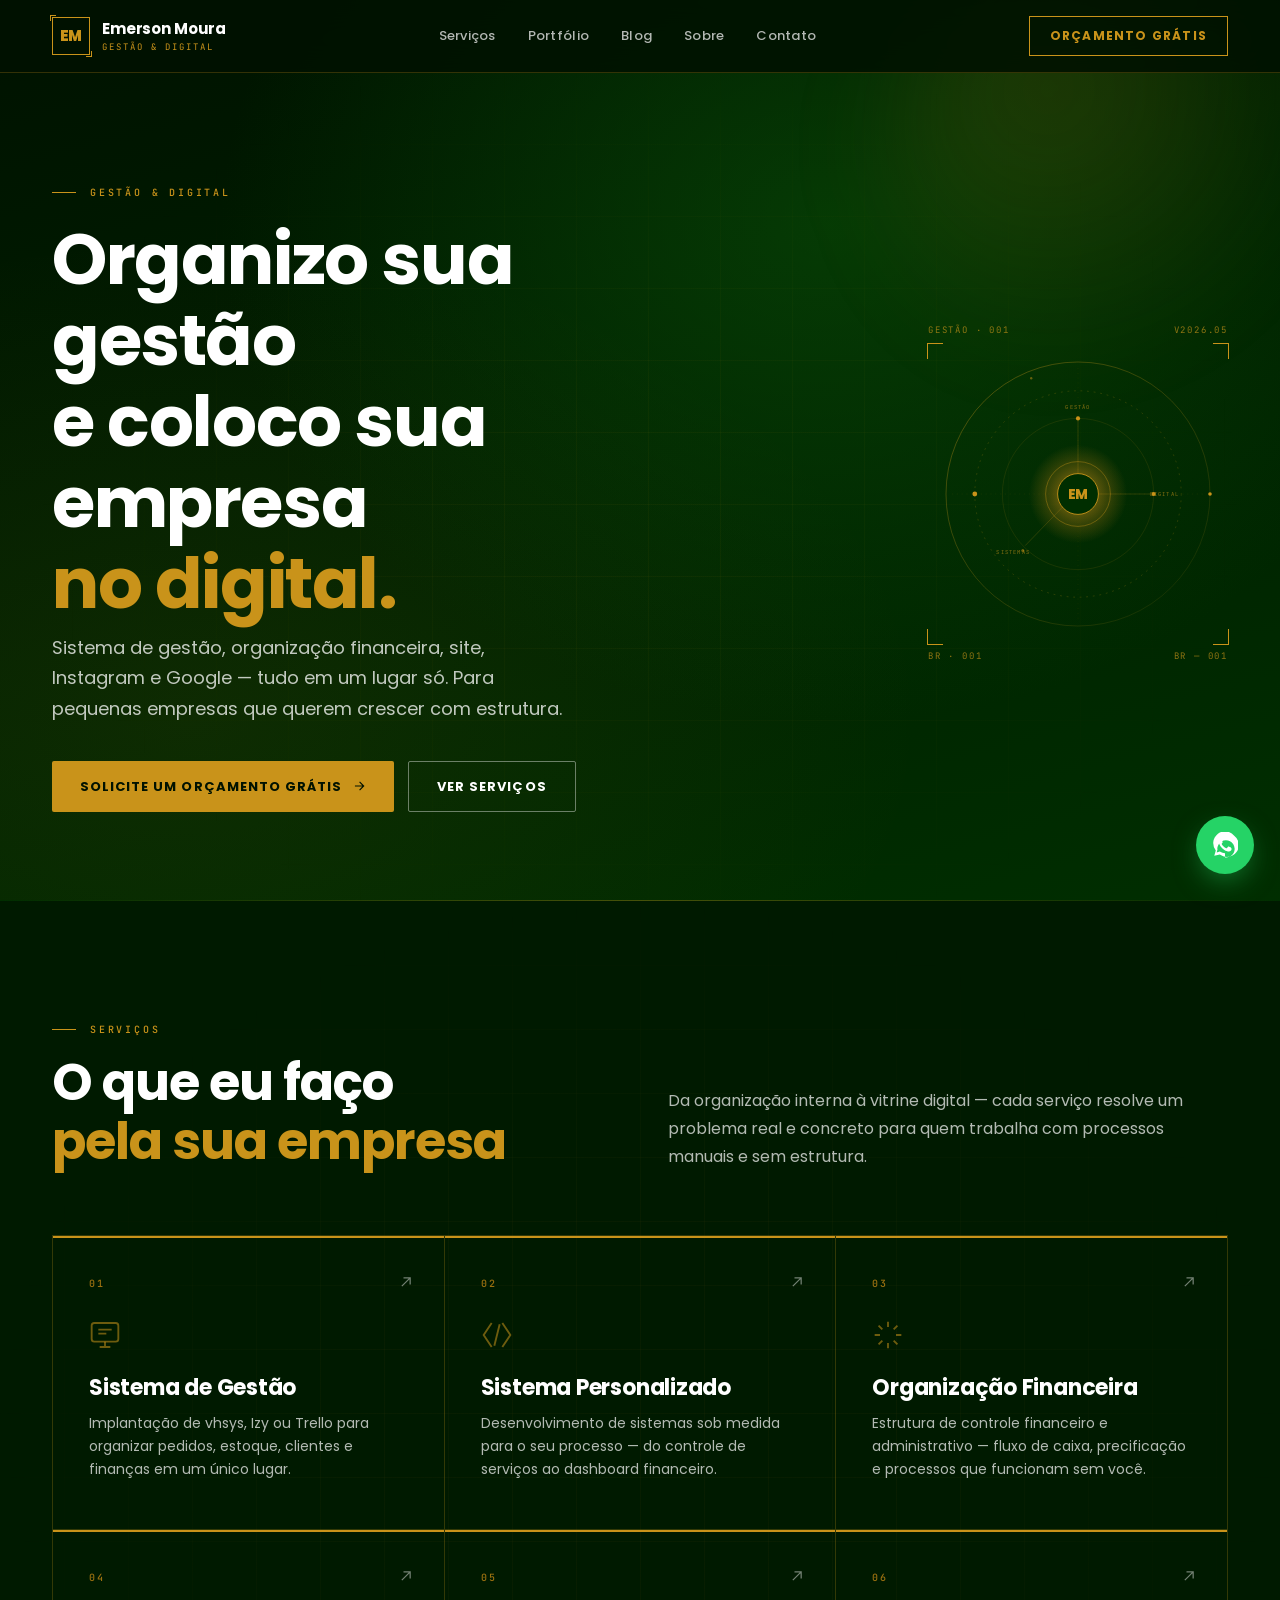
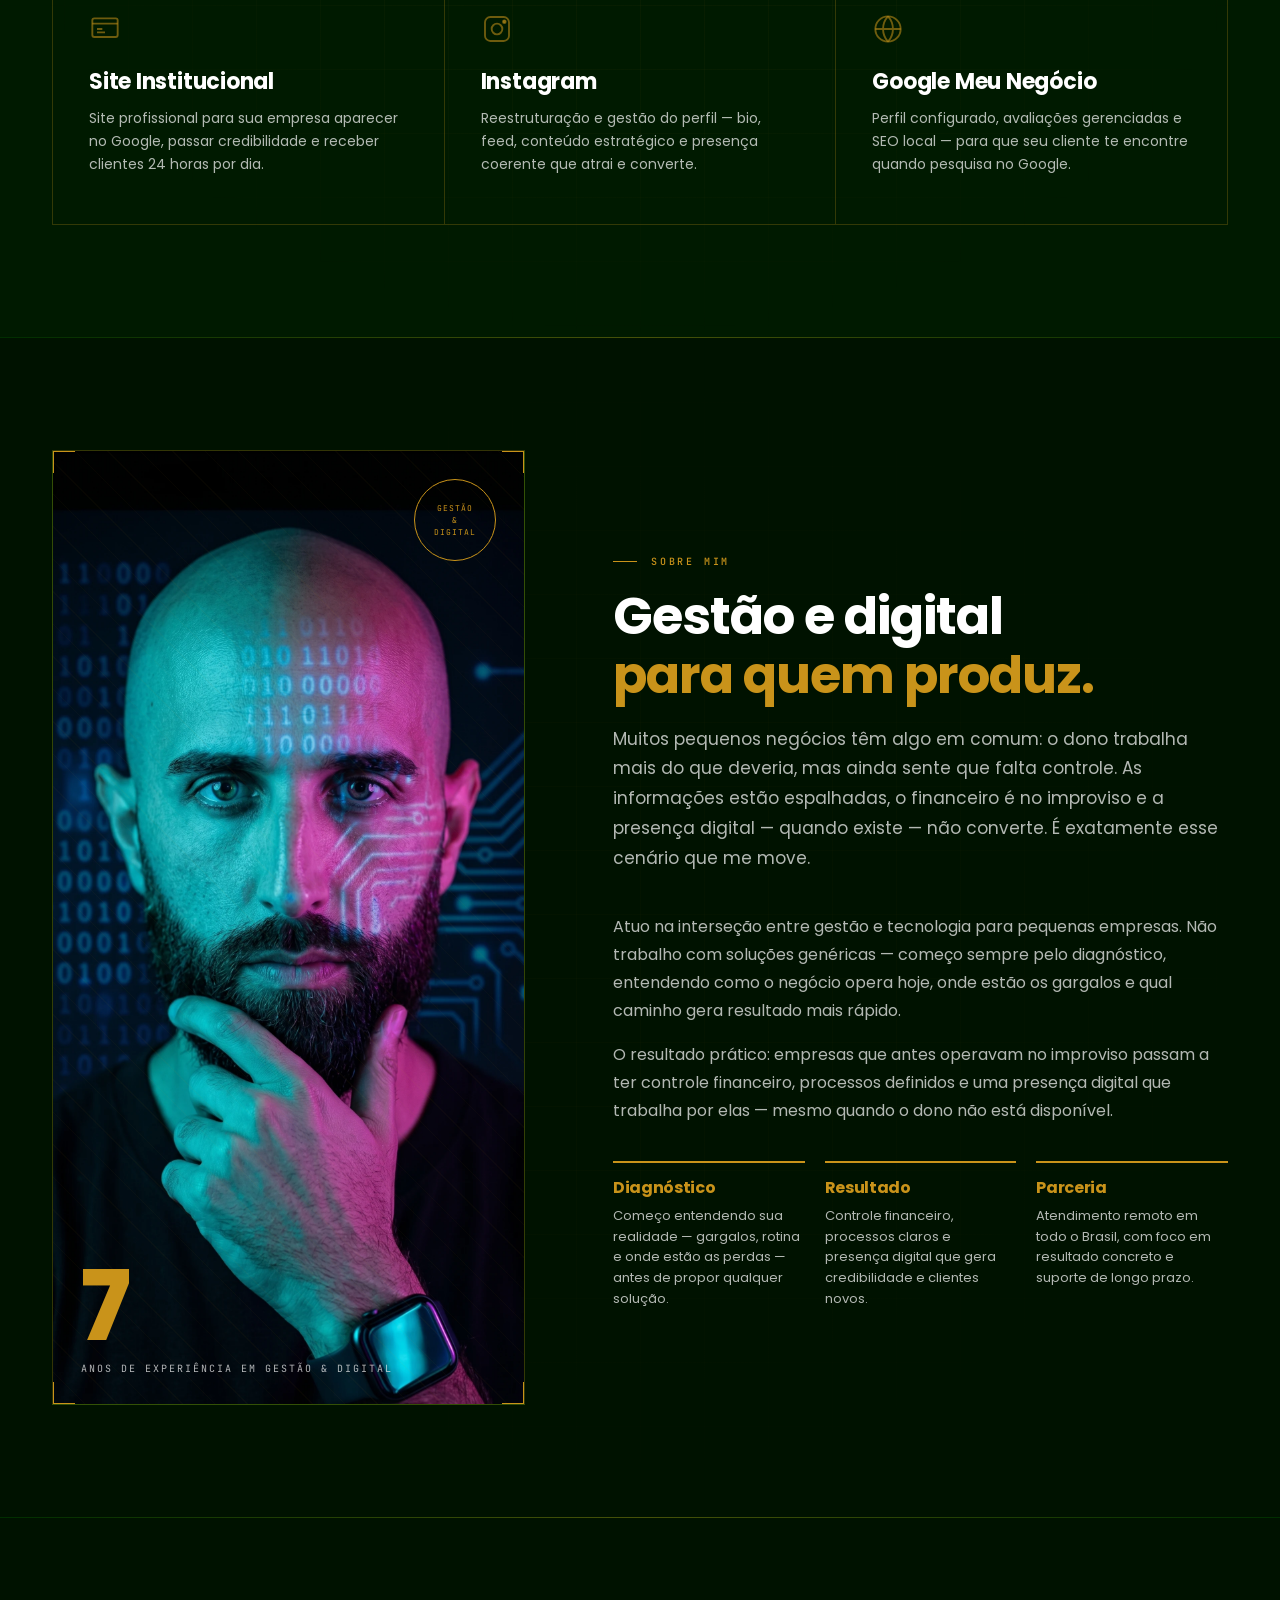
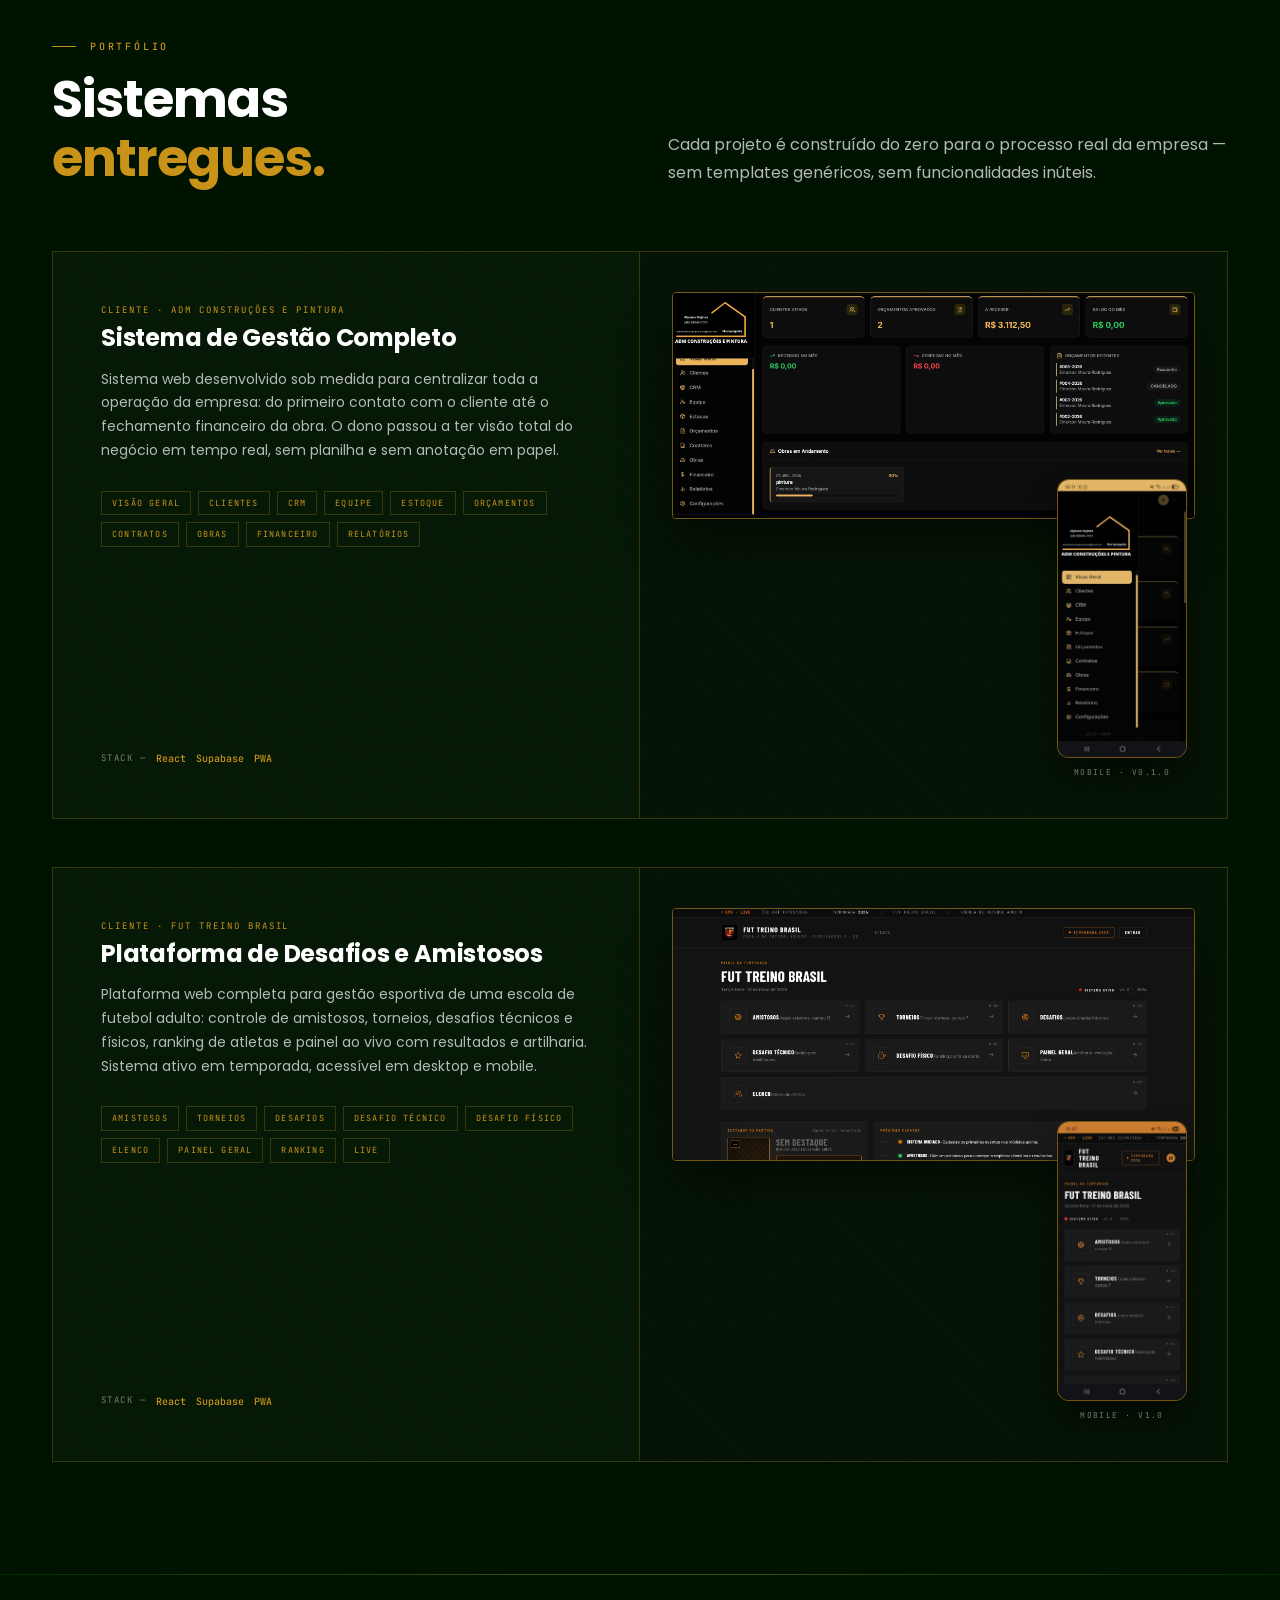
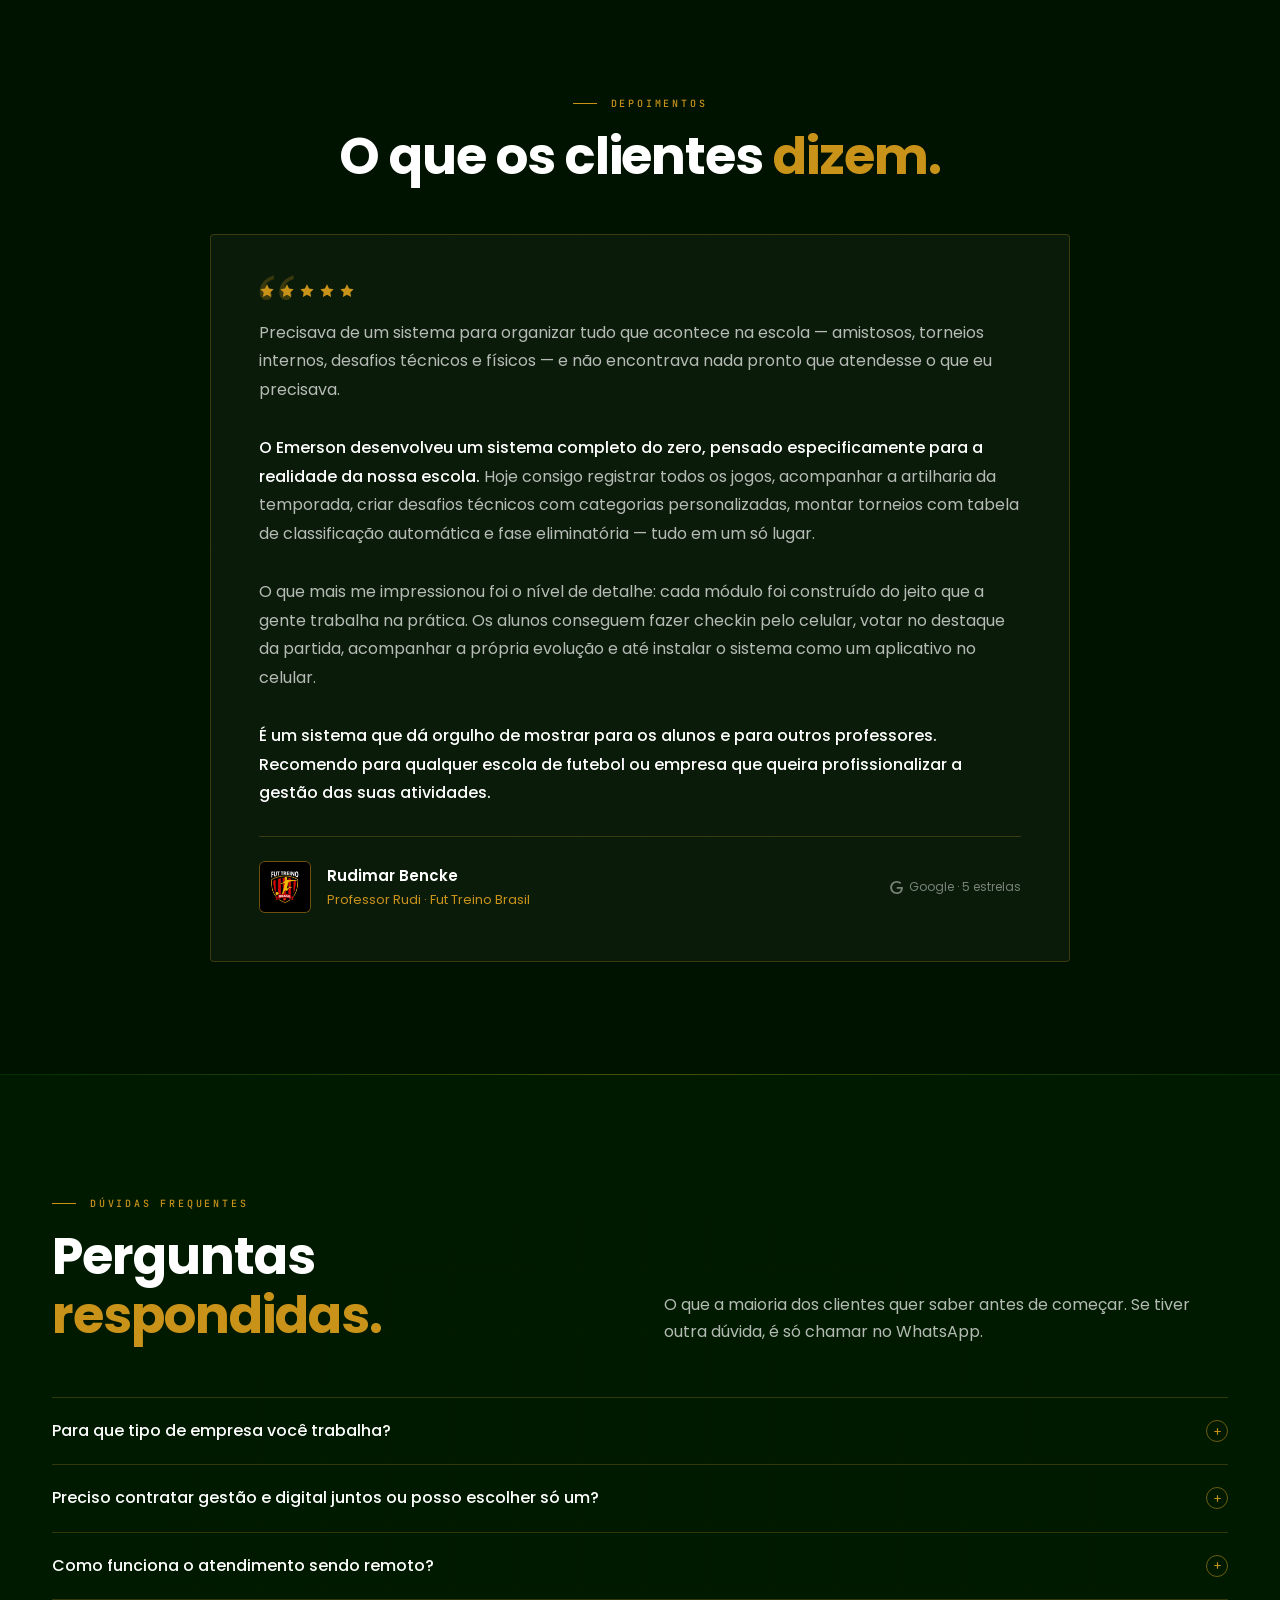
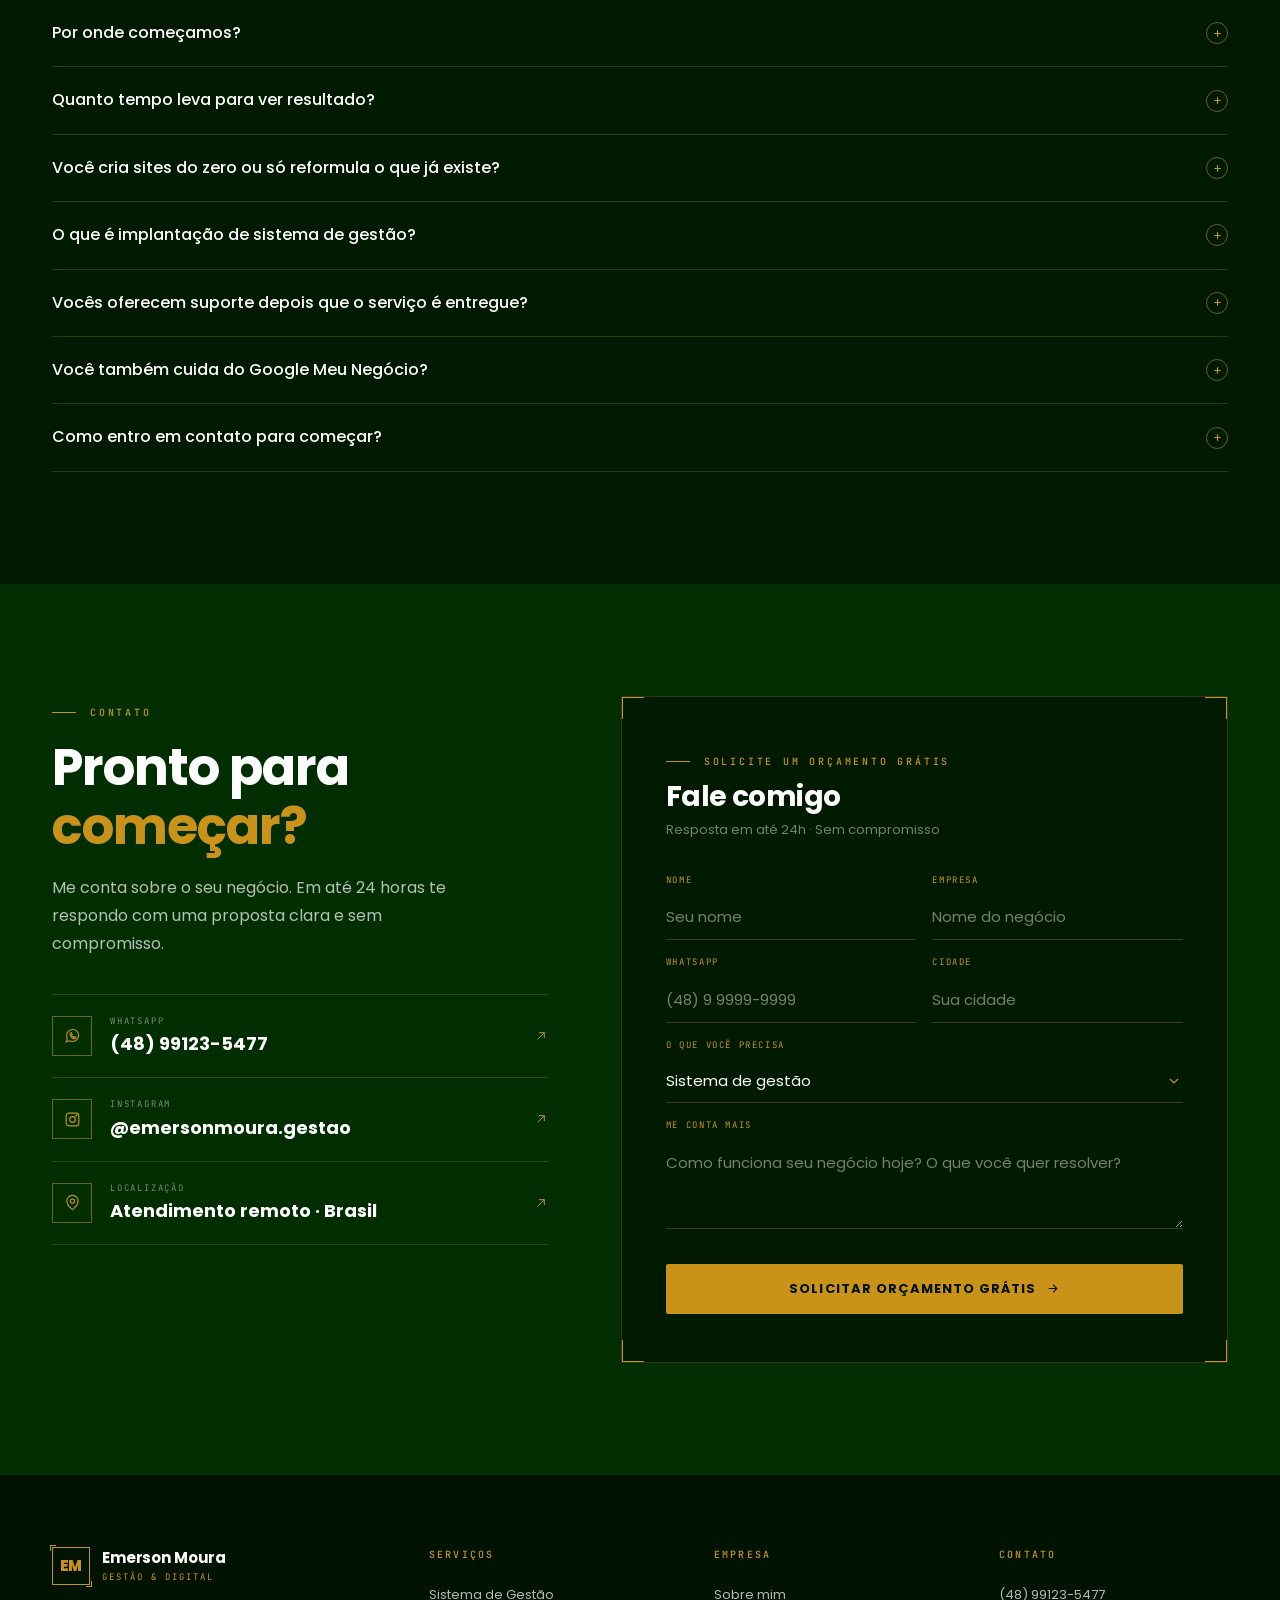
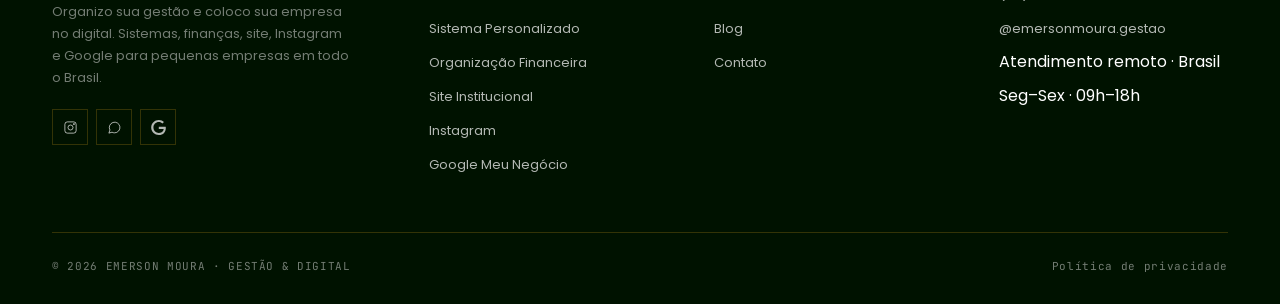
<file: index.html>
<!DOCTYPE html>
<html lang="pt-BR">
<head>
<meta charset="UTF-8">
<meta name="viewport" content="width=device-width, initial-scale=1.0">
<title>Gestão & Presença Digital para Pequenas Empresas | Emerson Moura</title>
<meta name="description" content="Organizo a gestão e coloco sua empresa no digital. Sistemas de gestão, site institucional, Instagram e Google Meu Negócio para pequenas empresas em todo o Brasil.">
<link rel="canonical" href="https://www.emersonmouragestaoedigital.com.br/">
<link rel="icon" type="image/svg+xml" href="/favicon.svg">
<link rel="apple-touch-icon" href="/favicon.svg">
<meta name="google-site-verification" content="qgsS6s07Oa4pi7vwZ7lMRYrIHv8qBbARCCUm-5jYZ20">
<!-- Open Graph -->
<meta property="og:title" content="Emerson Moura | Gestão & Digital">
<meta property="og:description" content="Organizo a gestão e coloco sua empresa no digital. Sistemas, site, Instagram e Google Meu Negócio para pequenas empresas.">
<meta property="og:type" content="website">
<meta property="og:url" content="https://www.emersonmouragestaoedigital.com.br/">
<meta property="og:image" content="https://www.emersonmouragestaoedigital.com.br/og-social.jpg">
<meta property="og:image:type" content="image/jpeg">
<meta property="og:image:width" content="1200">
<meta property="og:image:height" content="630">
<meta property="og:locale" content="pt_BR">
<meta property="og:site_name" content="Emerson Moura | Gestão & Digital">
<!-- Twitter Cards -->
<meta name="twitter:card" content="summary_large_image">
<meta name="twitter:title" content="Emerson Moura | Gestão & Digital">
<meta name="twitter:description" content="Organizo a gestão e coloco sua empresa no digital.">
<meta name="twitter:image" content="https://www.emersonmouragestaoedigital.com.br/og-cover-2.jpg">
<!-- Schema JSON-LD -->
<script type="application/ld+json">
{
  "@context": "https://schema.org",
  "@type": "ProfessionalService",
  "name": "Emerson Moura | Gestão & Digital",
  "url": "https://www.emersonmouragestaoedigital.com.br",
  "telephone": "+55-48-99123-5477",
  "priceRange": "$$",
  "areaServed": "BR",
  "description": "Consultoria em gestão empresarial e presença digital para pequenas empresas em todo o Brasil.",
  "sameAs": [
    "https://instagram.com/emersonmoura.gestao",
    "https://share.google/VJJjnuDrq6SIVjUGB"
  ],
  "founder": { "@type": "Person", "name": "Emerson Moura" },
  "aggregateRating": {
    "@type": "AggregateRating",
    "ratingValue": "5",
    "reviewCount": "1",
    "bestRating": "5",
    "worstRating": "1"
  }
}
</script>
<!-- Schema Person -->
<script type="application/ld+json">
{
  "@context": "https://schema.org",
  "@type": "Person",
  "name": "Emerson Moura",
  "jobTitle": "Consultor de Gestão e Presença Digital",
  "url": "https://www.emersonmouragestaoedigital.com.br",
  "sameAs": [
    "https://instagram.com/emersonmoura.gestao",
    "https://share.google/VJJjnuDrq6SIVjUGB"
  ],
  "worksFor": {
    "@type": "Organization",
    "name": "Emerson Moura | Gestão & Digital",
    "url": "https://www.emersonmouragestaoedigital.com.br"
  },
  "knowsAbout": ["Gestão Empresarial", "Presença Digital", "Sistema de Gestão", "Google Meu Negócio", "Marketing Digital"]
}
</script>
<!-- Schema FAQPage -->
<script type="application/ld+json">
{
  "@context": "https://schema.org",
  "@type": "FAQPage",
  "mainEntity": [
    {"@type":"Question","name":"Para que tipo de empresa você trabalha?","acceptedAnswer":{"@type":"Answer","text":"Atendo pequenas empresas de qualquer segmento — comércio, serviços, prestadores autônomos — que precisam organizar a gestão interna, melhorar a presença digital ou as duas coisas ao mesmo tempo. Não existe porte mínimo: se o negócio existe e quer crescer, posso ajudar."}},
    {"@type":"Question","name":"Preciso contratar gestão e digital juntos ou posso escolher só um?","acceptedAnswer":{"@type":"Answer","text":"Pode escolher só o que faz sentido para o seu momento. Ofereço os serviços separadamente ou em conjunto. Mas se precisar dos dois, trabalhar de forma integrada costuma gerar resultado mais rápido — porque gestão organizada e presença digital se complementam."}},
    {"@type":"Question","name":"Como funciona o atendimento sendo remoto?","acceptedAnswer":{"@type":"Answer","text":"Todo o processo acontece por videochamada, WhatsApp e e-mail. A distância não compromete a entrega — o diagnóstico, a implementação e o suporte são feitos de forma totalmente online, com acompanhamento próximo em cada etapa."}},
    {"@type":"Question","name":"Por onde começamos?","acceptedAnswer":{"@type":"Answer","text":"Sempre pelo diagnóstico. Antes de qualquer proposta, entendo como o negócio funciona hoje, quais são os maiores gargalos e o que vai gerar mais resultado no menor tempo. Só depois apresento o caminho mais adequado."}},
    {"@type":"Question","name":"Quanto tempo leva para ver resultado?","acceptedAnswer":{"@type":"Answer","text":"Depende do serviço contratado. A organização financeira e a implantação de sistema já trazem clareza nas primeiras semanas. Site e Google Meu Negócio entram no ar em poucos dias após aprovação. Instagram e tráfego pago têm resultado crescente ao longo do tempo."}},
    {"@type":"Question","name":"Você cria sites do zero ou só reformula o que já existe?","acceptedAnswer":{"@type":"Answer","text":"Crio do zero. Desenvolvo sites institucionais completos, pensados para passar credibilidade e converter visitantes em clientes — com identidade visual, textos e otimização para o Google."}},
    {"@type":"Question","name":"O que é implantação de sistema de gestão?","acceptedAnswer":{"@type":"Answer","text":"É o processo de escolher, configurar e colocar em funcionamento um sistema adequado à realidade do seu negócio — para controlar vendas, financeiro, estoque, emissão de notas fiscais e mais. Cuido de tudo: configuração, adaptação aos seus processos e treinamento para sua equipe."}},
    {"@type":"Question","name":"Vocês oferecem suporte depois que o serviço é entregue?","acceptedAnswer":{"@type":"Answer","text":"Sim. Não entrego e sumo. Todos os serviços incluem um período de suporte para garantir que tudo funcione bem e tirar dúvidas que apareçam no dia a dia."}},
    {"@type":"Question","name":"Você também cuida do Google Meu Negócio?","acceptedAnswer":{"@type":"Answer","text":"Sim. Configuro e otimizo o perfil da sua empresa no Google para que ela apareça nas buscas locais — com fotos, informações completas, categorias certas e respostas a avaliações. É uma das formas mais rápidas de ganhar visibilidade sem investir em anúncios."}},
    {"@type":"Question","name":"Como entro em contato para começar?","acceptedAnswer":{"@type":"Answer","text":"Pelo WhatsApp. É o jeito mais rápido de entender sua situação e agendar uma conversa sem compromisso."}}
  ]
}
</script>
<link rel="preconnect" href="https://fonts.googleapis.com">
<link rel="preconnect" href="https://fonts.gstatic.com" crossorigin>
<link href="https://fonts.googleapis.com/css2?family=Poppins:wght@300;400;500;600;700;800&family=JetBrains+Mono:wght@400;500&display=swap" rel="stylesheet">
<style>
  :root{
    --green-deep:#001200;
    --green-dark:#001a00;
    --green:#002e00;
    --green-mid:#003d00;
    --green-light:#0a5408;
    --gold:#C9931A;
    --gold-soft:#e0ac35;
    --gold-deep:#9c7110;
    --white:#FFFFFF;
    --white-70:rgba(255,255,255,0.70);
    --white-45:rgba(255,255,255,0.45);
    --line-gold:rgba(201,147,26,0.25);
    --line-gold-strong:rgba(201,147,26,0.55);
    --sans:'Poppins', system-ui, sans-serif;
    --mono:'JetBrains Mono', monospace;
  }
  *,*::before,*::after{box-sizing:border-box;margin:0;padding:0}
  html{scroll-behavior:smooth}
  body{
    font-family:var(--sans);
    background:var(--green);
    color:var(--white);
    -webkit-font-smoothing:antialiased;
    line-height:1.5;
    overflow-x:hidden;
  }
  a{color:inherit;text-decoration:none}
  button{font-family:inherit;cursor:pointer;border:none;background:none}
  img,svg{display:block;max-width:100%}

  /* ─── Layout ─── */
  .container{max-width:1240px;margin:0 auto;padding:0 32px}
  .section{padding:112px 0;position:relative}
  @media(max-width:768px){
    .section{padding:72px 0}
    .container{padding:0 22px}
  }

  /* ─── Type ─── */
  .eyebrow{
    font-family:var(--mono);
    font-size:10px;
    font-weight:500;
    letter-spacing:0.28em;
    text-transform:uppercase;
    display:inline-flex;
    align-items:center;
    gap:14px;
    color:var(--gold);
  }
  .eyebrow::before{
    content:"";
    width:24px;height:1px;
    background:var(--gold);
    display:inline-block;
  }
  h1,h2,h3,h4{
    font-family:var(--sans);
    font-weight:700;
    letter-spacing:-0.02em;
    line-height:1.15;
    color:var(--gold);
  }
  h1{font-size:clamp(38px,5.5vw,72px)}
  h2{font-size:clamp(30px,4vw,54px)}
  h3{font-size:clamp(20px,2vw,26px)}
  h4{font-size:18px;font-weight:600}
  .white-heading{color:var(--white)}
  p{font-size:16px;line-height:1.75;color:var(--white-70)}
  strong{color:var(--white);font-weight:600}

  /* ─── Buttons ─── */
  .btn{
    display:inline-flex;align-items:center;gap:10px;
    padding:15px 28px;
    font-family:var(--sans);
    font-size:13px;font-weight:700;
    letter-spacing:0.08em;text-transform:uppercase;
    border-radius:2px;
    transition:all .25s cubic-bezier(.25,.46,.45,.94);
  }
  .btn-primary{background:var(--gold);color:var(--green-deep)}
  .btn-primary:hover{background:var(--gold-soft);transform:translateY(-2px);box-shadow:0 14px 30px -10px rgba(201,147,26,.5)}
  .btn-outline{background:transparent;color:var(--gold);border:1px solid var(--gold)}
  .btn-outline:hover{background:rgba(201,147,26,.1)}
  .btn-outline-white{background:transparent;color:var(--white);border:1px solid rgba(255,255,255,.4)}
  .btn-outline-white:hover{border-color:var(--white);background:rgba(255,255,255,.06)}
  .btn-arrow{transition:transform .25s ease}
  .btn:hover .btn-arrow{transform:translateX(4px)}

  /* ─── Decorative ─── */
  .gold-line{width:48px;height:2px;background:var(--gold);margin:16px 0 24px}
  .corner-frame{position:absolute;width:22px;height:22px;border:1px solid var(--gold)}
  .corner-frame.tl{top:0;left:0;border-right:none;border-bottom:none}
  .corner-frame.tr{top:0;right:0;border-left:none;border-bottom:none}
  .corner-frame.bl{bottom:0;left:0;border-right:none;border-top:none}
  .corner-frame.br{bottom:0;right:0;border-left:none;border-top:none}

  .tech-grid{
    position:absolute;inset:0;
    background-image:
      linear-gradient(rgba(201,147,26,.04) 1px, transparent 1px),
      linear-gradient(90deg, rgba(201,147,26,.04) 1px, transparent 1px);
    background-size:64px 64px;
    pointer-events:none;
    mask-image:radial-gradient(ellipse at center, #000 30%, transparent 72%);
  }

  /* Section separator */
  .sep{
    height:1px;
    background:linear-gradient(90deg, transparent, var(--gold), transparent);
    opacity:.35;
  }

  /* ─── Header ─── */
  header{
    position:fixed;top:0;left:0;right:0;z-index:100;
    backdrop-filter:blur(16px);
    background:rgba(0,18,0,0.88);
    border-bottom:1px solid var(--line-gold);
    transition:background .3s ease;
  }
  .nav{
    display:flex;align-items:center;justify-content:space-between;
    padding:16px 32px;
    max-width:1240px;margin:0 auto;
  }
  .brand{display:flex;align-items:center;gap:12px;color:var(--white)}
  .brand-mark{
    width:38px;height:38px;
    border:1px solid var(--gold);
    display:flex;align-items:center;justify-content:center;
    color:var(--gold);
    position:relative;
    font-family:var(--sans);font-weight:800;font-size:15px;
    letter-spacing:-.02em;
  }
  .brand-mark::before,.brand-mark::after{
    content:"";position:absolute;
    width:6px;height:6px;border:1px solid var(--gold);
  }
  .brand-mark::before{top:-3px;left:-3px;border-right:none;border-bottom:none}
  .brand-mark::after{bottom:-3px;right:-3px;border-left:none;border-top:none}
  .brand-info .name{font-weight:700;font-size:15px;color:var(--white);letter-spacing:-.01em}
  .brand-info .sub{font-family:var(--mono);font-size:9px;letter-spacing:.22em;color:var(--gold);text-transform:uppercase;margin-top:1px}
  .nav-links{display:flex;gap:32px;align-items:center}
  .nav-links a{
    font-size:13px;font-weight:500;color:var(--white-70);
    letter-spacing:.02em;
    position:relative;padding:6px 0;
    transition:color .2s ease;
  }
  .nav-links a:hover{color:var(--gold)}
  .nav-links a::after{
    content:"";position:absolute;left:0;bottom:0;
    height:1px;width:0;background:var(--gold);
    transition:width .25s ease;
  }
  .nav-links a:hover::after{width:100%}
  .nav-cta{
    font-size:12px;font-weight:700;
    letter-spacing:.1em;text-transform:uppercase;
    padding:10px 20px;border:1px solid var(--gold);
    color:var(--gold);transition:all .2s ease;
  }
  .nav-cta:hover{background:var(--gold);color:var(--green-deep)}
  .hamburger{display:none;color:var(--white);width:28px;height:28px;flex-direction:column;justify-content:center;gap:5px;align-items:flex-end}
  .hamburger span{display:block;height:1.5px;background:var(--white);transition:all .3s}
  .hamburger span:nth-child(1){width:22px}
  .hamburger span:nth-child(2){width:14px}
  .hamburger.open span:nth-child(1){width:22px;transform:translateY(3.5px) rotate(45deg)}
  .hamburger.open span:nth-child(2){width:22px;transform:translateY(-3.5px) rotate(-45deg)}
  @media(max-width:900px){
    .nav-links,.nav-cta{display:none}
    .hamburger{display:flex}
  }

  /* Mobile menu */
  .mobile-menu{
    display:none;position:fixed;
    top:71px;left:0;right:0;bottom:0;z-index:99;
    background:rgba(0,12,0,0.97);
    backdrop-filter:blur(16px);
    border-top:1px solid var(--line-gold);
    flex-direction:column;
    overflow-y:auto;
  }
  .mobile-menu.open{display:flex}
  .mobile-menu nav{
    display:flex;flex-direction:column;flex:1;
    padding:8px 0;
  }
  .mobile-menu nav a{
    font-size:18px;font-weight:600;
    color:var(--white-70);
    padding:20px 28px;
    letter-spacing:.01em;
    border-bottom:1px solid var(--line-gold);
    transition:color .2s ease, padding-left .2s ease;
    display:flex;align-items:center;justify-content:space-between;
  }
  .mobile-menu nav a:first-child{border-top:1px solid var(--line-gold)}
  .mobile-menu nav a:hover{color:var(--gold);padding-left:36px}
  .mobile-menu nav a::after{
    content:"→";font-size:14px;color:var(--gold);opacity:.5;
  }
  .mobile-menu-cta{
    padding:24px 28px;
  }
  .mobile-menu-cta a{
    display:block;text-align:center;
    padding:16px;
    background:var(--gold);color:var(--green-deep);
    font-size:13px;font-weight:700;letter-spacing:.1em;text-transform:uppercase;
    transition:background .2s ease;
  }
  .mobile-menu-cta a:hover{background:var(--gold-soft)}

  /* ─── Hero ─── */
  .hero{
    min-height:100vh;
    background:
      radial-gradient(ellipse at 65% 25%, rgba(10,84,8,.55), transparent 52%),
      radial-gradient(ellipse at 15% 80%, rgba(201,147,26,.07), transparent 48%),
      linear-gradient(165deg, var(--green-deep) 0%, var(--green) 100%);
    color:var(--white);
    position:relative;
    overflow:hidden;
    display:flex;align-items:center;
    padding-top:88px;
  }
  .hero-grid-bg{
    position:absolute;inset:0;
    background-image:
      linear-gradient(rgba(201,147,26,.05) 1px, transparent 1px),
      linear-gradient(90deg, rgba(201,147,26,.05) 1px, transparent 1px);
    background-size:72px 72px;
    mask-image:radial-gradient(ellipse at 50% 55%, #000 15%, transparent 68%);
  }
  .hero-orb{
    position:absolute;
    width:480px;height:480px;border-radius:50%;
    background:radial-gradient(circle at 35% 35%, rgba(201,147,26,.15), transparent 65%);
    filter:blur(48px);
    top:-80px;right:-80px;pointer-events:none;
  }
  .hero-content{
    position:relative;z-index:2;
    display:grid;grid-template-columns:1.1fr .9fr;
    gap:72px;align-items:center;width:100%;
  }
  @media(max-width:1024px){.hero-content{grid-template-columns:1fr;gap:56px}}
  .hero h1{color:var(--white);margin:20px 0 8px}
  .hero h1 .accent{color:var(--gold)}
  .hero-sub{
    font-size:13px;font-weight:600;
    font-family:var(--mono);letter-spacing:.18em;
    text-transform:uppercase;color:var(--gold);
    margin-bottom:20px;
  }
  .hero-lede{
    font-size:18px;line-height:1.7;
    color:rgba(255,255,255,.75);
    max-width:520px;margin-bottom:36px;
  }
  .hero-cta{display:flex;gap:14px;flex-wrap:wrap}
  .hero-meta{
    display:flex;gap:40px;flex-wrap:wrap;
    margin-top:56px;padding-top:28px;
    border-top:1px solid var(--line-gold);
    max-width:520px;
  }
  .hero-meta-item .num{
    font-family:var(--sans);font-weight:800;
    font-size:32px;color:var(--gold);line-height:1;
  }
  .hero-meta-item .lbl{
    font-family:var(--mono);font-size:9px;
    letter-spacing:.2em;text-transform:uppercase;
    color:var(--white-45);margin-top:6px;
  }

  /* Hero visual */
  .hero-visual{
    position:relative;aspect-ratio:1/1;
    max-width:500px;justify-self:end;
  }
  @media(max-width:1024px){.hero-visual{justify-self:center;max-width:380px}}
  .hero-corner{position:absolute;width:16px;height:16px;border:1px solid var(--gold)}
  .hc-tl{top:-1px;left:-1px;border-right:none;border-bottom:none}
  .hc-tr{top:-1px;right:-1px;border-left:none;border-bottom:none}
  .hc-bl{bottom:-1px;left:-1px;border-right:none;border-top:none}
  .hc-br{bottom:-1px;right:-1px;border-left:none;border-top:none}
  .hero-spec{
    position:absolute;font-family:var(--mono);font-size:9px;
    letter-spacing:.2em;text-transform:uppercase;color:var(--gold);opacity:.7;
  }
  .spec-1{top:-20px;left:0}
  .spec-2{top:-20px;right:0;text-align:right}
  .spec-3{bottom:-20px;left:0}
  .spec-4{bottom:-20px;right:0;text-align:right}

  @keyframes rotate-slow{from{transform:rotate(0)}to{transform:rotate(360deg)}}
  @keyframes rotate-rev{from{transform:rotate(0)}to{transform:rotate(-360deg)}}

  /* ─── Services ─── */
  .services-section{background:var(--green-dark);position:relative}
  .section-head{
    display:grid;grid-template-columns:1fr 1fr;gap:56px;
    margin-bottom:64px;align-items:end;
  }
  @media(max-width:900px){.section-head{grid-template-columns:1fr;gap:20px}}
  .services-grid{
    display:grid;grid-template-columns:repeat(3,1fr);gap:0;
    border-top:1px solid var(--line-gold);
    border-left:1px solid var(--line-gold);
  }
  @media(max-width:900px){.services-grid{grid-template-columns:repeat(2,1fr)}}
  @media(max-width:560px){.services-grid{grid-template-columns:1fr}}
  .service-card{
    padding:40px 36px 48px;
    border-right:1px solid var(--line-gold);
    border-bottom:1px solid var(--line-gold);
    background:transparent;
    position:relative;overflow:hidden;
  }
  .service-card::before{
    content:"";position:absolute;
    top:0;left:0;right:0;height:0;
    background:rgba(201,147,26,.08);
    border-top:2px solid var(--gold);
    transition:height .35s cubic-bezier(.25,.46,.45,.94);
    z-index:0;
  }
  .service-card:hover::before{height:100%}
  .service-card > *{position:relative;z-index:1}
  .service-card:hover .service-icon{color:var(--gold)}
  .service-card:hover .service-arrow{transform:translateX(5px) translateY(-5px);color:var(--gold)}
  .service-num{
    font-family:var(--mono);font-size:10px;
    letter-spacing:.2em;color:var(--gold-deep);
    margin-bottom:28px;font-weight:500;
  }
  .service-icon{
    color:rgba(201,147,26,.55);
    margin-bottom:24px;
    transition:color .35s ease;
  }
  .service-card h3{
    font-size:22px;font-weight:700;
    margin-bottom:12px;color:var(--white);
    letter-spacing:-.01em;
  }
  .service-card p{font-size:14px;line-height:1.65;color:var(--white-70)}
  .service-arrow{
    position:absolute;top:36px;right:28px;
    color:var(--white-45);
    transition:transform .35s ease, color .35s ease;
  }
  .service-tag{
    display:inline-block;margin-top:16px;
    font-family:var(--mono);font-size:9px;
    letter-spacing:.16em;text-transform:uppercase;
    color:var(--gold);
    border:1px solid var(--line-gold);
    padding:4px 10px;
  }

  /* ─── About ─── */
  .about-section{background:var(--green-deep);position:relative;overflow:hidden}
  .about-grid{
    display:grid;grid-template-columns:1fr 1.3fr;
    gap:88px;align-items:center;position:relative;
  }
  @media(max-width:1024px){.about-grid{grid-template-columns:1fr;gap:48px}}
  .about-visual{
    position:relative;aspect-ratio:4/5;
    background:linear-gradient(160deg, var(--green-mid) 0%, var(--green-deep) 100%);
    border:1px solid var(--line-gold);overflow:hidden;
  }
  .about-visual::after{
    content:"";position:absolute;inset:0;
    background:repeating-linear-gradient(45deg, transparent 0, transparent 22px, rgba(201,147,26,.03) 22px, rgba(201,147,26,.03) 23px);
  }
  .about-visual-text{position:absolute;bottom:28px;left:28px;right:28px;z-index:2}
  .about-visual-text .yr{
    font-family:var(--sans);font-size:96px;line-height:1;
    color:var(--gold);font-weight:800;letter-spacing:-.04em;
  }
  .about-visual-text .lbl{
    font-family:var(--mono);font-size:10px;
    letter-spacing:.2em;color:var(--white-70);
    text-transform:uppercase;margin-top:6px;
  }
  .about-stamp{
    position:absolute;top:28px;right:28px;
    width:82px;height:82px;
    border:1px solid var(--gold);border-radius:50%;
    display:flex;align-items:center;justify-content:center;
    color:var(--gold);font-family:var(--mono);font-size:8px;
    letter-spacing:.14em;text-transform:uppercase;text-align:center;z-index:2;
  }
  .about-content h2{margin:20px 0 20px}
  .about-content h2 .w{color:var(--white)}
  .about-lede{font-size:17px;line-height:1.75;color:var(--white-70);margin-bottom:40px}
  .pillars{display:grid;grid-template-columns:repeat(3,1fr);gap:20px;margin-top:36px}
  @media(max-width:600px){.pillars{grid-template-columns:1fr}}
  .pillar{border-top:2px solid var(--gold);padding-top:16px}
  .pillar h4{font-size:16px;font-weight:700;color:var(--gold);margin-bottom:8px}
  .pillar p{font-size:13px;color:var(--white-70);line-height:1.6}

  /* ─── Numbers ─── */
  .numbers-section{background:var(--green);position:relative}
  .numbers-grid{
    display:grid;grid-template-columns:repeat(4,1fr);
    border-top:1px solid var(--line-gold);
    border-left:1px solid var(--line-gold);
  }
  @media(max-width:900px){.numbers-grid{grid-template-columns:repeat(2,1fr)}}
  .stat{
    padding:52px 36px;
    border-right:1px solid var(--line-gold);
    border-bottom:1px solid var(--line-gold);
    position:relative;
  }
  .stat::before{content:"";position:absolute;top:0;left:0;width:28px;height:2px;background:var(--gold)}
  .stat-num{
    font-family:var(--sans);font-size:72px;font-weight:800;
    color:var(--gold);line-height:1;letter-spacing:-.04em;
  }
  .stat-num .suf{font-size:40px;font-weight:700;font-style:normal}
  .stat-lbl{
    font-family:var(--mono);font-size:10px;
    letter-spacing:.18em;text-transform:uppercase;
    color:var(--white-45);margin-top:14px;line-height:1.5;
  }

  /* ─── Pricing ─── */
  .pricing-section{background:var(--green-dark);position:relative;overflow:hidden}
  .pricing-grid{
    display:grid;grid-template-columns:repeat(3,1fr);gap:0;
    border-top:1px solid var(--line-gold);
    border-left:1px solid var(--line-gold);
    margin-bottom:40px;
  }
  @media(max-width:900px){.pricing-grid{grid-template-columns:1fr}}
  .price-card{
    padding:44px 36px 52px;
    border-right:1px solid var(--line-gold);
    border-bottom:1px solid var(--line-gold);
    position:relative;overflow:hidden;
  }
  .price-card.featured{
    background:rgba(201,147,26,.07);
    border-top:2px solid var(--gold);
  }
  .price-card.featured::before{
    content:"Mais popular";
    position:absolute;top:0;right:28px;
    background:var(--gold);color:var(--green-deep);
    font-family:var(--mono);font-size:9px;font-weight:700;
    letter-spacing:.14em;text-transform:uppercase;
    padding:4px 12px;
  }
  .price-name{font-family:var(--mono);font-size:10px;letter-spacing:.22em;text-transform:uppercase;color:var(--gold);margin-bottom:12px}
  .price-card h3{font-size:24px;font-weight:700;color:var(--white);margin-bottom:8px;letter-spacing:-.01em}
  .price-range{
    font-size:28px;font-weight:800;color:var(--gold);
    letter-spacing:-.02em;margin:18px 0 6px;
  }
  .price-note{font-family:var(--mono);font-size:9px;letter-spacing:.14em;text-transform:uppercase;color:var(--white-45);margin-bottom:28px}
  .price-features{list-style:none;display:flex;flex-direction:column;gap:10px;margin-bottom:32px}
  .price-features li{
    display:flex;align-items:flex-start;gap:10px;
    font-size:14px;color:var(--white-70);line-height:1.45;
  }
  .price-features li::before{
    content:"";flex-shrink:0;
    width:16px;height:16px;margin-top:2px;
    border:1px solid var(--gold);border-radius:50%;
    background:radial-gradient(circle at center, var(--gold) 4px, transparent 4px);
  }
  .addons{
    border-top:1px solid var(--line-gold);
    padding-top:32px;
  }
  .addons h4{font-size:13px;font-weight:700;color:var(--gold);letter-spacing:.06em;margin-bottom:18px}
  .addon-list{display:flex;flex-direction:column;gap:10px}
  .addon{
    display:flex;justify-content:space-between;align-items:baseline;
    gap:16px;font-size:14px;
    padding-bottom:10px;border-bottom:1px solid rgba(201,147,26,.12);
  }
  .addon:last-child{border-bottom:none;padding-bottom:0}
  .addon-name{color:var(--white-70)}
  .addon-price{color:var(--gold);font-weight:600;white-space:nowrap}

  /* ─── Testimonials ─── */
  .testimonials{background:var(--green-deep);position:relative;overflow:hidden}
  .testi-grid{display:grid;grid-template-columns:repeat(3,1fr);gap:24px;position:relative}
  @media(max-width:1024px){.testi-grid{grid-template-columns:1fr}}
  .testi-card{
    background:rgba(255,255,255,.04);
    border:1px solid var(--line-gold);
    padding:36px 32px 28px;position:relative;
  }
  .testi-card::before{
    content:"\201C";
    position:absolute;top:14px;right:20px;
    font-family:var(--sans);font-size:100px;font-weight:800;
    line-height:1;color:var(--gold);opacity:.12;
  }
  .testi-stars{display:flex;gap:3px;margin-bottom:18px;color:var(--gold)}
  .testi-quote{
    font-size:17px;line-height:1.55;color:var(--white);
    margin-bottom:28px;font-weight:400;
  }
  .testi-divider{width:28px;height:1px;background:var(--gold);margin-bottom:16px}
  .testi-author{display:flex;align-items:center;gap:12px}
  .testi-avatar{
    width:42px;height:42px;border-radius:50%;
    background:linear-gradient(135deg,var(--gold),var(--gold-deep));
    display:flex;align-items:center;justify-content:center;
    font-weight:800;color:var(--green-deep);font-size:15px;
  }
  .testi-author-name{font-weight:700;font-size:14px;color:var(--white)}
  .testi-author-role{
    font-family:var(--mono);font-size:9px;
    letter-spacing:.14em;text-transform:uppercase;
    color:var(--gold);margin-top:3px;
  }

  /* ─── Portfolio ─── */
  .portfolio-section{background:var(--green-deep);position:relative;overflow:hidden}
  .project-card{
    border:1px solid var(--line-gold);
    background:rgba(255,255,255,.025);
    position:relative;overflow:hidden;
  }
  .project-card::before{
    content:"";position:absolute;inset:0;
    background:repeating-linear-gradient(45deg,transparent 0,transparent 28px,rgba(201,147,26,.02) 28px,rgba(201,147,26,.02) 29px);
    pointer-events:none;
  }
  .project-inner{
    display:grid;grid-template-columns:1fr 1fr;
    gap:0;position:relative;
  }
  @media(max-width:900px){.project-inner{grid-template-columns:1fr}}
  .project-info{
    padding:52px 48px;
    border-right:1px solid var(--line-gold);
    display:flex;flex-direction:column;justify-content:space-between;
  }
  @media(max-width:900px){.project-info{border-right:none;border-bottom:1px solid var(--line-gold);padding:40px 28px}}
  .project-client{
    font-family:var(--mono);font-size:9px;
    letter-spacing:.22em;text-transform:uppercase;
    color:var(--gold);margin-bottom:6px;
  }
  .project-info h3{font-size:24px;font-weight:700;color:var(--white);margin-bottom:16px;letter-spacing:-.01em}
  .project-info p{font-size:14px;line-height:1.7;color:var(--white-70)}
  .project-modules{
    display:flex;flex-wrap:wrap;gap:7px;margin-top:28px;
  }
  .project-tag{
    font-family:var(--mono);font-size:8.5px;letter-spacing:.14em;
    text-transform:uppercase;color:var(--gold);
    border:1px solid var(--line-gold);
    padding:5px 10px;
  }
  .project-stack{
    display:flex;gap:10px;margin-top:32px;flex-wrap:wrap;align-items:center;
  }
  .stack-label{
    font-family:var(--mono);font-size:9px;letter-spacing:.16em;
    text-transform:uppercase;color:var(--white-45);
  }
  .stack-item{
    font-family:var(--mono);font-size:10px;color:var(--gold);
    font-weight:500;
  }

  .project-screens{
    padding:40px 32px;
    display:flex;flex-direction:column;align-items:center;justify-content:center;
    gap:20px;position:relative;
    background:rgba(0,0,0,.18);
  }
  @media(max-width:900px){.project-screens{padding:32px 20px}}
  .screen-desktop{
    width:100%;border:1px solid var(--line-gold-strong);
    box-shadow:0 24px 48px -12px rgba(0,0,0,.6);
    border-radius:4px;overflow:hidden;
  }
  .screen-desktop img{width:100%;height:auto;display:block}
  .screen-mobile-wrap{
    display:flex;justify-content:flex-end;margin-top:-40px;margin-right:8px;
  }
  .screen-mobile{
    width:130px;
    border:1px solid var(--line-gold-strong);
    box-shadow:0 18px 36px -8px rgba(0,0,0,.7);
    border-radius:12px;overflow:hidden;
    background:#0a0a0a;
  }
  .screen-mobile img{width:100%;height:auto;display:block}
  .screen-label{
    font-family:var(--mono);font-size:8px;letter-spacing:.18em;
    text-transform:uppercase;color:var(--white-45);text-align:center;
    margin-top:8px;
  }

  /* ─── Testimonials ─── */
  .testimonials-section{background:var(--green-deep);position:relative}
  .testimonial-card{
    background:rgba(255,255,255,.04);
    border:1px solid var(--line-gold);
    border-radius:4px;
    padding:48px;
    max-width:860px;
    margin:0 auto;
    position:relative;
  }
  @media(max-width:600px){.testimonial-card{padding:28px 24px}}
  .testimonial-quote-mark{
    font-size:96px;line-height:1;color:var(--gold);opacity:.25;
    font-family:Georgia,serif;position:absolute;top:24px;left:44px;
    pointer-events:none;
  }
  .testimonial-stars{display:flex;gap:4px;margin-bottom:20px}
  .testimonial-stars svg{color:var(--gold)}
  .testimonial-text{
    color:var(--white-70);font-size:16px;line-height:1.8;
    margin-bottom:28px;
  }
  .testimonial-text strong{color:var(--white);font-weight:500}
  .testimonial-author{display:flex;align-items:center;gap:16px;border-top:1px solid var(--line-gold);padding-top:24px}
  .testimonial-avatar{
    width:52px;height:52px;border-radius:6px;overflow:hidden;
    border:1px solid var(--line-gold-strong);flex-shrink:0;
    background:#000;
  }
  .testimonial-avatar img{width:100%;height:100%;object-fit:cover}
  .testimonial-name{color:var(--white);font-weight:600;font-size:15px}
  .testimonial-role{color:var(--gold);font-size:13px;margin-top:2px}
  .testimonial-source{
    margin-left:auto;display:flex;align-items:center;gap:6px;
    color:var(--white-45);font-size:12px;
  }

  /* ─── FAQ ─── */
  .faq-section{background:var(--green-dark);position:relative}
  .faq-head{display:grid;grid-template-columns:1fr 1fr;gap:48px;align-items:end;margin-bottom:52px}
  @media(max-width:768px){.faq-head{grid-template-columns:1fr;gap:16px}}
  .faq-list{display:flex;flex-direction:column;gap:0}
  .faq-item{border-bottom:1px solid var(--line-gold)}
  .faq-item:first-child{border-top:1px solid var(--line-gold)}
  .faq-btn{
    width:100%;background:none;border:none;cursor:pointer;
    display:flex;justify-content:space-between;align-items:center;gap:16px;
    padding:22px 0;text-align:left;color:var(--white);
    font-family:var(--sans);font-size:16px;font-weight:500;line-height:1.4;
    transition:color .2s;
  }
  .faq-btn:hover{color:var(--gold)}
  .faq-icon{
    flex-shrink:0;width:22px;height:22px;border-radius:50%;
    border:1px solid var(--line-gold-strong);
    display:flex;align-items:center;justify-content:center;
    color:var(--gold);transition:transform .3s,background .2s;
  }
  .faq-item.open .faq-icon{transform:rotate(45deg);background:rgba(201,147,26,.12)}
  .faq-body{
    max-height:0;overflow:hidden;
    transition:max-height .35s ease,padding .35s ease;
  }
  .faq-body p{
    padding-bottom:20px;color:var(--white-70);
    font-size:15px;line-height:1.7;
  }

  /* ─── Contact ─── */
  .contact-section{background:var(--green);position:relative}
  .contact-grid{display:grid;grid-template-columns:.9fr 1.1fr;gap:72px;align-items:start}
  @media(max-width:1024px){.contact-grid{grid-template-columns:1fr;gap:44px}}
  .contact-info h2{margin:18px 0 18px}
  .contact-info p{margin-bottom:36px;max-width:420px}
  .contact-channels{display:flex;flex-direction:column}
  .channel{
    display:flex;align-items:center;gap:18px;
    padding:20px 0;border-top:1px solid var(--line-gold);
    transition:padding .25s ease;
  }
  .channel:last-child{border-bottom:1px solid var(--line-gold)}
  .channel:hover{padding-left:8px}
  .channel-icon{
    width:40px;height:40px;flex-shrink:0;
    border:1px solid var(--line-gold-strong);color:var(--gold);
    display:flex;align-items:center;justify-content:center;
    transition:all .25s ease;
  }
  .channel:hover .channel-icon{background:var(--gold);color:var(--green-deep)}
  .channel-label{font-family:var(--mono);font-size:9px;letter-spacing:.2em;text-transform:uppercase;color:var(--white-45)}
  .channel-value{font-size:18px;font-weight:700;color:var(--white);margin-top:2px}
  .channel-arrow{margin-left:auto;color:var(--gold);transition:transform .25s ease}
  .channel:hover .channel-arrow{transform:translate(4px,-4px)}

  .form-card{
    background:var(--green-dark);
    color:var(--white);
    padding:48px 44px;position:relative;
    border:1px solid var(--line-gold);
  }
  .form-card .eyebrow{margin-bottom:12px}
  .form-card h3{font-size:28px;color:var(--white);margin-bottom:6px}
  .form-card .sub{color:var(--white-45);font-size:13px;margin-bottom:32px}
  .form-row{display:grid;grid-template-columns:1fr 1fr;gap:16px;margin-bottom:16px}
  @media(max-width:600px){.form-row{grid-template-columns:1fr}}
  .form-field{position:relative}
  .form-field label{
    display:block;font-family:var(--mono);font-size:9px;
    letter-spacing:.18em;text-transform:uppercase;
    color:var(--gold);margin-bottom:8px;
  }
  .form-field input,
  .form-field select,
  .form-field textarea{
    width:100%;background:transparent;color:var(--white);
    border:none;border-bottom:1px solid rgba(201,147,26,.3);
    padding:10px 0 11px;font-family:var(--sans);font-size:15px;
    outline:none;transition:border-color .2s ease;
  }
  .form-field input::placeholder,
  .form-field textarea::placeholder{color:var(--white-45)}
  .form-field input:focus,
  .form-field select:focus,
  .form-field textarea:focus{border-bottom-color:var(--gold)}
  .form-field textarea{resize:vertical;min-height:88px}
  .form-field select{appearance:none;background-image:url("data:image/svg+xml;utf8,<svg xmlns='http://www.w3.org/2000/svg' width='10' height='6' viewBox='0 0 10 6'><path d='M1 1l4 4 4-4' stroke='%23C9931A' stroke-width='1.2' fill='none'/></svg>");background-repeat:no-repeat;background-position:right 4px center}
  .form-field option{background:var(--green-dark);color:var(--white)}
  .form-submit{margin-top:28px;width:100%;justify-content:center}

  /* ─── Footer ─── */
  footer{background:var(--green-deep);color:var(--white);padding:72px 0 28px;position:relative}
  .footer-grid{
    display:grid;grid-template-columns:1.4fr 1fr 1fr 1fr;
    gap:56px;margin-bottom:56px;
  }
  @media(max-width:900px){.footer-grid{grid-template-columns:1fr 1fr;gap:36px}}
  @media(max-width:560px){.footer-grid{grid-template-columns:1fr}}
  .footer-brand p{font-size:13px;line-height:1.7;color:var(--white-45);margin-top:16px;max-width:300px}
  .footer-col h5{
    font-family:var(--mono);font-size:10px;letter-spacing:.22em;
    text-transform:uppercase;color:var(--gold);margin-bottom:20px;font-weight:500;
  }
  .footer-col ul{list-style:none;display:flex;flex-direction:column;gap:10px}
  .footer-col a{font-size:13px;color:var(--white-70);transition:color .2s ease}
  .footer-col a:hover{color:var(--gold)}
  .footer-socials{display:flex;gap:8px;margin-top:20px}
  .social-btn{
    width:36px;height:36px;
    border:1px solid var(--line-gold);color:var(--white-70);
    display:flex;align-items:center;justify-content:center;
    transition:all .25s ease;
  }
  .social-btn:hover{border-color:var(--gold);color:var(--gold);transform:translateY(-2px)}
  .footer-bottom{
    border-top:1px solid var(--line-gold);padding-top:24px;
    display:flex;justify-content:space-between;align-items:center;
    flex-wrap:wrap;gap:14px;
  }
  .footer-bottom p{font-size:11px;color:var(--white-45);font-family:var(--mono);letter-spacing:.06em}
  .footer-meta{display:flex;gap:20px;font-size:11px;color:var(--white-45);font-family:var(--mono);letter-spacing:.06em}

  /* WhatsApp floating */
  .wa-float{
    position:fixed;bottom:26px;right:26px;
    width:58px;height:58px;border-radius:50%;
    background:#25D366;color:#fff;
    display:flex;align-items:center;justify-content:center;
    box-shadow:0 10px 28px -6px rgba(37,211,102,.5);
    z-index:50;transition:transform .25s ease;
  }
  .wa-float:hover{transform:scale(1.08)}

  /* Reveal */
  .reveal{opacity:0;transform:translateY(24px);transition:opacity .75s ease, transform .75s ease}
  .reveal.in{opacity:1;transform:none}
</style>
</head>
<body>

<!-- ─── Header ─── -->
<header>
  <div class="nav">
    <a href="#" class="brand" aria-label="Emerson Moura Gestão e Digital">
      <div class="brand-mark" aria-hidden="true">EM</div>
      <div class="brand-info">
        <div class="name">Emerson Moura</div>
        <div class="sub">Gestão &amp; Digital</div>
      </div>
    </a>
    <nav class="nav-links" aria-label="Navegação principal">
      <a href="#servicos">Serviços</a>
      <a href="#portfolio">Portfólio</a>
      <a href="/blog/">Blog</a>
      <a href="#sobre">Sobre</a>
      <a href="#contato">Contato</a>
    </nav>
    <a href="#contato" class="nav-cta">Orçamento grátis</a>
    <button class="hamburger" aria-label="Menu"><span></span><span></span></button>
  </div>
</header>

<!-- ─── Mobile Menu ─── -->
<div class="mobile-menu" id="mobileMenu" aria-label="Menu mobile">
  <nav>
    <a href="#servicos">Serviços</a>
    <a href="#portfolio">Portfólio</a>
    <a href="/blog/">Blog</a>
    <a href="#sobre">Sobre</a>
    <a href="#contato">Contato</a>
  </nav>
  <div class="mobile-menu-cta">
    <a href="https://wa.me/5548991235477" target="_blank" rel="noopener">Orçamento grátis</a>
  </div>
</div>

<!-- ─── Hero ─── -->
<section class="hero">
  <div class="hero-grid-bg"></div>
  <div class="hero-orb"></div>

  <div class="container">
    <div class="hero-content">
      <div class="hero-text">
        <span class="eyebrow">Gestão &amp; Digital</span>
        <h1>Organizo sua gestão<br>e coloco sua empresa<br><span class="accent">no digital.</span></h1>
        <p class="hero-lede">
          Sistema de gestão, organização financeira, site, Instagram e Google — tudo em um lugar só. Para pequenas empresas que querem crescer com estrutura.
        </p>
        <div class="hero-cta">
          <a href="https://wa.me/5548991235477" class="btn btn-primary" target="_blank" rel="noopener">
            Solicite um orçamento grátis
            <svg class="btn-arrow" width="14" height="14" viewBox="0 0 24 24" fill="none" stroke="currentColor" stroke-width="2"><path d="M5 12h14M13 5l7 7-7 7"/></svg>
          </a>
          <a href="#servicos" class="btn btn-outline-white">Ver serviços</a>
        </div>
      </div>

      <!-- Hero visual: orbital diagram -->
      <div class="hero-visual" aria-hidden="true">
        <span class="hero-spec spec-1">GESTÃO · 001</span>
        <span class="hero-spec spec-2">v2026.05</span>
        <span class="hero-spec spec-3">BR · 001</span>
        <span class="hero-spec spec-4">BR — 001</span>
        <span class="hero-corner hc-tl"></span>
        <span class="hero-corner hc-tr"></span>
        <span class="hero-corner hc-bl"></span>
        <span class="hero-corner hc-br"></span>

        <svg viewBox="0 0 500 500" width="100%" height="100%" style="position:relative;z-index:2">
          <defs>
            <radialGradient id="coreGrad" cx="50%" cy="50%">
              <stop offset="0%" stop-color="#C9931A" stop-opacity=".85"/>
              <stop offset="60%" stop-color="#9c7110" stop-opacity=".35"/>
              <stop offset="100%" stop-color="#9c7110" stop-opacity="0"/>
            </radialGradient>
            <linearGradient id="ringGrad" x1="0" y1="0" x2="1" y2="1">
              <stop offset="0%" stop-color="#C9931A" stop-opacity=".65"/>
              <stop offset="100%" stop-color="#C9931A" stop-opacity=".1"/>
            </linearGradient>
          </defs>

          <line x1="250" y1="40" x2="250" y2="460" stroke="rgba(201,147,26,.12)" stroke-width="1" stroke-dasharray="2 6"/>
          <line x1="40" y1="250" x2="460" y2="250" stroke="rgba(201,147,26,.12)" stroke-width="1" stroke-dasharray="2 6"/>

          <g style="transform-origin:250px 250px;animation:rotate-slow 60s linear infinite">
            <circle cx="250" cy="250" r="220" fill="none" stroke="url(#ringGrad)" stroke-width="1"/>
            <circle cx="470" cy="250" r="3" fill="#C9931A"/>
            <circle cx="172" cy="57" r="2" fill="#C9931A" opacity=".5"/>
          </g>
          <g style="transform-origin:250px 250px;animation:rotate-rev 42s linear infinite">
            <circle cx="250" cy="250" r="172" fill="none" stroke="rgba(201,147,26,.35)" stroke-width="1" stroke-dasharray="3 8"/>
            <circle cx="78" cy="250" r="4" fill="#C9931A"/>
          </g>
          <circle cx="250" cy="250" r="126" fill="none" stroke="rgba(201,147,26,.2)" stroke-width="1"/>
          <g style="transform-origin:250px 250px;animation:rotate-slow 28s linear infinite">
            <circle cx="250" cy="124" r="3.5" fill="#C9931A"/>
            <circle cx="376" cy="250" r="3.5" fill="#C9931A"/>
            <circle cx="158" cy="344" r="2.5" fill="#C9931A" opacity=".55"/>
          </g>

          <circle cx="250" cy="250" r="82" fill="url(#coreGrad)"/>
          <circle cx="250" cy="250" r="54" fill="none" stroke="#C9931A" stroke-width="1" opacity=".65"/>
          <circle cx="250" cy="250" r="34" fill="#002e00"/>
          <circle cx="250" cy="250" r="34" fill="none" stroke="#C9931A" stroke-width="1.5"/>

          <text x="250" y="258" text-anchor="middle"
                font-family="Poppins, sans-serif"
                font-size="22" font-weight="800" fill="#C9931A" letter-spacing="-1">EM</text>

          <g font-family="JetBrains Mono, monospace" font-size="9" fill="#C9931A" letter-spacing="2">
            <text x="250" y="108" text-anchor="middle" opacity=".65">GESTÃO</text>
            <text x="394" y="254" text-anchor="middle" opacity=".65">DIGITAL</text>
            <text x="142" y="350" text-anchor="middle" opacity=".65">SISTEMAS</text>
          </g>

          <line x1="250" y1="216" x2="250" y2="120" stroke="#C9931A" stroke-width="1" opacity=".35"/>
          <line x1="284" y1="250" x2="378" y2="250" stroke="#C9931A" stroke-width="1" opacity=".35"/>
          <line x1="224" y1="272" x2="162" y2="336" stroke="#C9931A" stroke-width="1" opacity=".35"/>
        </svg>
      </div>
    </div>
  </div>
</section>

<div class="sep"></div>

<!-- ─── Services ─── -->
<section class="section services-section" id="servicos">
  <div class="tech-grid"></div>
  <div class="container">
    <div class="section-head">
      <div>
        <span class="eyebrow">Serviços</span>
        <h2 style="margin-top:16px;color:var(--white)">O que eu faço<br><span style="color:var(--gold)">pela sua empresa</span></h2>
      </div>
      <p>
        Da organização interna à vitrine digital — cada serviço resolve um problema real e concreto para quem trabalha com processos manuais e sem estrutura.
      </p>
    </div>

    <div class="services-grid">
      <!-- 01 -->
      <article class="service-card">
        <div class="service-num">01</div>
        <div class="service-icon">
          <svg width="32" height="32" viewBox="0 0 24 24" fill="none" stroke="currentColor" stroke-width="1.4">
            <rect x="2" y="3" width="20" height="14" rx="2"/>
            <path d="M8 21h8M12 17v4"/>
            <path d="M7 8h10M7 11h6"/>
          </svg>
        </div>
        <h3>Sistema de Gestão</h3>
        <p>Implantação de vhsys, Izy ou Trello para organizar pedidos, estoque, clientes e finanças em um único lugar.</p>
        <span class="service-arrow">
          <svg width="20" height="20" viewBox="0 0 24 24" fill="none" stroke="currentColor" stroke-width="1.5"><path d="M7 17L17 7M9 7h8v8"/></svg>
        </span>
      </article>

      <!-- 02 -->
      <article class="service-card">
        <div class="service-num">02</div>
        <div class="service-icon">
          <svg width="32" height="32" viewBox="0 0 24 24" fill="none" stroke="currentColor" stroke-width="1.4">
            <path d="M8 3l-6 9 6 9M16 3l6 9-6 9M14 4l-4 16"/>
          </svg>
        </div>
        <h3>Sistema Personalizado</h3>
        <p>Desenvolvimento de sistemas sob medida para o seu processo — do controle de serviços ao dashboard financeiro.</p>
        <span class="service-arrow">
          <svg width="20" height="20" viewBox="0 0 24 24" fill="none" stroke="currentColor" stroke-width="1.5"><path d="M7 17L17 7M9 7h8v8"/></svg>
        </span>
      </article>

      <!-- 03 -->
      <article class="service-card">
        <div class="service-num">03</div>
        <div class="service-icon">
          <svg width="32" height="32" viewBox="0 0 24 24" fill="none" stroke="currentColor" stroke-width="1.4">
            <path d="M12 2v4M12 18v4M4.93 4.93l2.83 2.83M16.24 16.24l2.83 2.83M2 12h4M18 12h4M4.93 19.07l2.83-2.83M16.24 7.76l2.83-2.83"/>
          </svg>
        </div>
        <h3>Organização Financeira</h3>
        <p>Estrutura de controle financeiro e administrativo — fluxo de caixa, precificação e processos que funcionam sem você.</p>
        <span class="service-arrow">
          <svg width="20" height="20" viewBox="0 0 24 24" fill="none" stroke="currentColor" stroke-width="1.5"><path d="M7 17L17 7M9 7h8v8"/></svg>
        </span>
      </article>

      <!-- 04 -->
      <article class="service-card">
        <div class="service-num">04</div>
        <div class="service-icon">
          <svg width="32" height="32" viewBox="0 0 24 24" fill="none" stroke="currentColor" stroke-width="1.4">
            <rect x="2.5" y="4" width="19" height="14" rx="1.5"/>
            <path d="M2.5 8h19M6 12h4M6 14.5h6"/>
          </svg>
        </div>
        <h3>Site Institucional</h3>
        <p>Site profissional para sua empresa aparecer no Google, passar credibilidade e receber clientes 24 horas por dia.</p>
        <span class="service-arrow">
          <svg width="20" height="20" viewBox="0 0 24 24" fill="none" stroke="currentColor" stroke-width="1.5"><path d="M7 17L17 7M9 7h8v8"/></svg>
        </span>
      </article>

      <!-- 05 -->
      <article class="service-card">
        <div class="service-num">05</div>
        <div class="service-icon">
          <svg width="32" height="32" viewBox="0 0 24 24" fill="none" stroke="currentColor" stroke-width="1.4">
            <rect x="3" y="3" width="18" height="18" rx="4"/>
            <circle cx="12" cy="12" r="4"/>
            <circle cx="17.5" cy="6.5" r="1" fill="currentColor"/>
          </svg>
        </div>
        <h3>Instagram</h3>
        <p>Reestruturação e gestão do perfil — bio, feed, conteúdo estratégico e presença coerente que atrai e converte.</p>
        <span class="service-arrow">
          <svg width="20" height="20" viewBox="0 0 24 24" fill="none" stroke="currentColor" stroke-width="1.5"><path d="M7 17L17 7M9 7h8v8"/></svg>
        </span>
      </article>

      <!-- 06 -->
      <article class="service-card">
        <div class="service-num">06</div>
        <div class="service-icon">
          <svg width="32" height="32" viewBox="0 0 24 24" fill="none" stroke="currentColor" stroke-width="1.4">
            <circle cx="12" cy="12" r="9.5"/>
            <path d="M2.5 12h19M12 2.5a14 14 0 010 19M12 2.5a14 14 0 000 19"/>
          </svg>
        </div>
        <h3>Google Meu Negócio</h3>
        <p>Perfil configurado, avaliações gerenciadas e SEO local — para que seu cliente te encontre quando pesquisa no Google.</p>
        <span class="service-arrow">
          <svg width="20" height="20" viewBox="0 0 24 24" fill="none" stroke="currentColor" stroke-width="1.5"><path d="M7 17L17 7M9 7h8v8"/></svg>
        </span>
      </article>
    </div>
  </div>
</section>

<div class="sep"></div>

<!-- ─── About ─── -->
<section class="section about-section" id="sobre">
  <div class="tech-grid" style="opacity:.5"></div>
  <div class="container">
    <div class="about-grid">
      <div class="about-visual" style="aspect-ratio:unset;">
        <span class="corner-frame tl"></span>
        <span class="corner-frame tr"></span>
        <span class="corner-frame bl"></span>
        <span class="corner-frame br"></span>

        <div class="about-stamp">Gestão<br>&amp;<br>Digital</div>

        <picture>
          <source srcset="foto.webp" type="image/webp">
          <img src="foto.png" alt="Emerson Moura" width="1408" height="2848"
               style="width:100%;height:auto;display:block;">
        </picture>

        <div class="about-visual-text">
          <div class="yr">7</div>
          <div class="lbl">Anos de experiência em gestão &amp; digital</div>
        </div>
      </div>

      <div class="about-content">
        <span class="eyebrow">Sobre mim</span>
        <h2 style="margin-top:18px;color:var(--white)">Gestão e digital<br><span style="color:var(--gold)">para quem produz.</span></h2>
        <p class="about-lede">
          Muitos pequenos negócios têm algo em comum: o dono trabalha mais do que deveria, mas ainda sente que falta controle. As informações estão espalhadas, o financeiro é no improviso e a presença digital — quando existe — não converte. É exatamente esse cenário que me move.
        </p>
        <p style="color:var(--white-70);font-size:16px;margin-bottom:16px">
          Atuo na interseção entre gestão e tecnologia para pequenas empresas. Não trabalho com soluções genéricas — começo sempre pelo diagnóstico, entendendo como o negócio opera hoje, onde estão os gargalos e qual caminho gera resultado mais rápido.
        </p>
        <p style="color:var(--white-70);font-size:16px;margin-bottom:0">
          O resultado prático: empresas que antes operavam no improviso passam a ter controle financeiro, processos definidos e uma presença digital que trabalha por elas — mesmo quando o dono não está disponível.
        </p>

        <div class="pillars">
          <div class="pillar">
            <h4>Diagnóstico</h4>
            <p>Começo entendendo sua realidade — gargalos, rotina e onde estão as perdas — antes de propor qualquer solução.</p>
          </div>
          <div class="pillar">
            <h4>Resultado</h4>
            <p>Controle financeiro, processos claros e presença digital que gera credibilidade e clientes novos.</p>
          </div>
          <div class="pillar">
            <h4>Parceria</h4>
            <p>Atendimento remoto em todo o Brasil, com foco em resultado concreto e suporte de longo prazo.</p>
          </div>
        </div>
      </div>
    </div>
  </div>
</section>



<!-- ─── Portfolio ─── -->
<div class="sep"></div>
<section class="section portfolio-section" id="portfolio">
  <div class="tech-grid" style="opacity:.4"></div>
  <div class="container">
    <div class="section-head">
      <div>
        <span class="eyebrow">Portfólio</span>
        <h2 style="margin-top:16px;color:var(--white)">Sistemas<br><span style="color:var(--gold)">entregues.</span></h2>
      </div>
      <p>Cada projeto é construído do zero para o processo real da empresa — sem templates genéricos, sem funcionalidades inúteis.</p>
    </div>

    <div class="project-card">
      <div class="project-inner">

        <div class="project-info">
          <div>
            <div class="project-client">Cliente · ADM Construções e Pintura</div>
            <h3>Sistema de Gestão Completo</h3>
            <p>
              Sistema web desenvolvido sob medida para centralizar toda a operação da empresa: do primeiro contato com o cliente até o fechamento financeiro da obra. O dono passou a ter visão total do negócio em tempo real, sem planilha e sem anotação em papel.
            </p>
            <div class="project-modules">
              <span class="project-tag">Visão Geral</span>
              <span class="project-tag">Clientes</span>
              <span class="project-tag">CRM</span>
              <span class="project-tag">Equipe</span>
              <span class="project-tag">Estoque</span>
              <span class="project-tag">Orçamentos</span>
              <span class="project-tag">Contratos</span>
              <span class="project-tag">Obras</span>
              <span class="project-tag">Financeiro</span>
              <span class="project-tag">Relatórios</span>
            </div>
          </div>
          <div class="project-stack">
            <span class="stack-label">Stack —</span>
            <span class="stack-item">React</span>
            <span class="stack-item">Supabase</span>
            <span class="stack-item">PWA</span>
          </div>
        </div>

        <div class="project-screens">
          <div style="width:100%">
            <div class="screen-desktop">
              <picture>
                <source srcset="adm-dashboard.webp" type="image/webp">
                <img src="adm-dashboard.png" alt="Dashboard do sistema ADM Construções — visão geral com clientes ativos, orçamentos, a receber e obras em andamento" width="1891" height="814" loading="lazy">
              </picture>
            </div>
            <div class="screen-mobile-wrap">
              <div>
                <div class="screen-mobile">
                  <img src="adm-mobile.jpg" alt="Menu lateral do app mobile ADM Construções" width="540" height="1170" loading="lazy">
                </div>
                <div class="screen-label">Mobile · v0.1.0</div>
              </div>
            </div>
          </div>
        </div>

      </div>
    </div>

    <div class="project-card" style="margin-top:48px">
      <div class="project-inner">

        <div class="project-info">
          <div>
            <div class="project-client">Cliente · Fut Treino Brasil</div>
            <h3>Plataforma de Desafios e Amistosos</h3>
            <p>
              Plataforma web completa para gestão esportiva de uma escola de futebol adulto: controle de amistosos, torneios, desafios técnicos e físicos, ranking de atletas e painel ao vivo com resultados e artilharia. Sistema ativo em temporada, acessível em desktop e mobile.
            </p>
            <div class="project-modules">
              <span class="project-tag">Amistosos</span>
              <span class="project-tag">Torneios</span>
              <span class="project-tag">Desafios</span>
              <span class="project-tag">Desafio Técnico</span>
              <span class="project-tag">Desafio Físico</span>
              <span class="project-tag">Elenco</span>
              <span class="project-tag">Painel Geral</span>
              <span class="project-tag">Ranking</span>
              <span class="project-tag">Live</span>
            </div>
          </div>
          <div class="project-stack">
            <span class="stack-label">Stack —</span>
            <span class="stack-item">React</span>
            <span class="stack-item">Supabase</span>
            <span class="stack-item">PWA</span>
          </div>
        </div>

        <div class="project-screens">
          <div style="width:100%">
            <div class="screen-desktop">
              <picture>
                <source srcset="ftb-dashboard.webp" type="image/webp">
                <img src="ftb-dashboard.png" alt="Painel da temporada Fut Treino Brasil — módulos de amistosos, torneios, desafios técnicos, físicos, elenco e painel geral" width="1861" height="898" loading="lazy">
              </picture>
            </div>
            <div class="screen-mobile-wrap">
              <div>
                <div class="screen-mobile">
                  <img src="ftb-mobile.jpg" alt="Versão mobile da plataforma Fut Treino Brasil" width="540" height="1170" loading="lazy">
                </div>
                <div class="screen-label">Mobile · v1.0</div>
              </div>
            </div>
          </div>
        </div>

      </div>
    </div>

  </div>
</section>

<!-- ─── Testimonials ─── -->
<div class="sep"></div>
<section class="section testimonials-section" id="depoimentos">
  <div class="tech-grid" style="opacity:.3"></div>
  <div class="container">

    <div style="text-align:center;margin-bottom:48px">
      <span class="eyebrow">Depoimentos</span>
      <h2 style="margin-top:16px;color:var(--white)">O que os clientes <span style="color:var(--gold)">dizem.</span></h2>
    </div>

    <div class="testimonial-card">
      <div class="testimonial-quote-mark" aria-hidden="true">&ldquo;</div>

      <div class="testimonial-stars" aria-label="5 estrelas">
        <svg width="16" height="16" viewBox="0 0 24 24" fill="currentColor"><path d="M12 2l3.09 6.26L22 9.27l-5 4.87 1.18 6.88L12 17.77l-6.18 3.25L7 14.14 2 9.27l6.91-1.01L12 2z"/></svg>
        <svg width="16" height="16" viewBox="0 0 24 24" fill="currentColor"><path d="M12 2l3.09 6.26L22 9.27l-5 4.87 1.18 6.88L12 17.77l-6.18 3.25L7 14.14 2 9.27l6.91-1.01L12 2z"/></svg>
        <svg width="16" height="16" viewBox="0 0 24 24" fill="currentColor"><path d="M12 2l3.09 6.26L22 9.27l-5 4.87 1.18 6.88L12 17.77l-6.18 3.25L7 14.14 2 9.27l6.91-1.01L12 2z"/></svg>
        <svg width="16" height="16" viewBox="0 0 24 24" fill="currentColor"><path d="M12 2l3.09 6.26L22 9.27l-5 4.87 1.18 6.88L12 17.77l-6.18 3.25L7 14.14 2 9.27l6.91-1.01L12 2z"/></svg>
        <svg width="16" height="16" viewBox="0 0 24 24" fill="currentColor"><path d="M12 2l3.09 6.26L22 9.27l-5 4.87 1.18 6.88L12 17.77l-6.18 3.25L7 14.14 2 9.27l6.91-1.01L12 2z"/></svg>
      </div>

      <p class="testimonial-text">
        Precisava de um sistema para organizar tudo que acontece na escola — amistosos, torneios internos, desafios técnicos e físicos — e não encontrava nada pronto que atendesse o que eu precisava.<br><br>
        <strong>O Emerson desenvolveu um sistema completo do zero, pensado especificamente para a realidade da nossa escola.</strong> Hoje consigo registrar todos os jogos, acompanhar a artilharia da temporada, criar desafios técnicos com categorias personalizadas, montar torneios com tabela de classificação automática e fase eliminatória — tudo em um só lugar.<br><br>
        O que mais me impressionou foi o nível de detalhe: cada módulo foi construído do jeito que a gente trabalha na prática. Os alunos conseguem fazer checkin pelo celular, votar no destaque da partida, acompanhar a própria evolução e até instalar o sistema como um aplicativo no celular.<br><br>
        <strong>É um sistema que dá orgulho de mostrar para os alunos e para outros professores. Recomendo para qualquer escola de futebol ou empresa que queira profissionalizar a gestão das suas atividades.</strong>
      </p>

      <div class="testimonial-author">
        <div class="testimonial-avatar">
          <picture>
            <source srcset="ftb-logo.webp" type="image/webp">
            <img src="ftb-logo.png" alt="Logo Fut Treino Brasil" width="200" height="200" loading="lazy">
          </picture>
        </div>
        <div>
          <div class="testimonial-name">Rudimar Bencke</div>
          <div class="testimonial-role">Professor Rudi · Fut Treino Brasil</div>
        </div>
        <div class="testimonial-source">
          <svg width="13" height="13" viewBox="0 0 24 24" fill="currentColor"><path d="M12.48 10.92v3.28h7.84c-.24 1.84-.853 3.187-1.787 4.133-1.147 1.147-2.933 2.4-6.053 2.4-4.827 0-8.6-3.893-8.6-8.72s3.773-8.72 8.6-8.72c2.6 0 4.507 1.027 5.907 2.347l2.307-2.307C18.747 1.44 16.133 0 12.48 0 5.867 0 .307 5.387.307 12s5.56 12 12.173 12c3.573 0 6.267-1.173 8.373-3.36 2.16-2.16 2.84-5.213 2.84-7.667 0-.76-.053-1.467-.173-2.053H12.48z"/></svg>
          Google · 5 estrelas
        </div>
      </div>
    </div>

  </div>
</section>

<!-- ─── FAQ ─── -->
<div class="sep"></div>
<section class="section faq-section" id="faq">
  <div class="tech-grid" style="opacity:.3"></div>
  <div class="container">

    <div class="faq-head">
      <div>
        <span class="eyebrow">Dúvidas frequentes</span>
        <h2 style="margin-top:16px;color:var(--white)">Perguntas<br><span style="color:var(--gold)">respondidas.</span></h2>
      </div>
      <p style="color:var(--white-70);font-size:16px;line-height:1.7">O que a maioria dos clientes quer saber antes de começar. Se tiver outra dúvida, é só chamar no WhatsApp.</p>
    </div>

    <div class="faq-list">

      <div class="faq-item">
        <button class="faq-btn" aria-expanded="false">
          Para que tipo de empresa você trabalha?
          <span class="faq-icon" aria-hidden="true"><svg width="11" height="11" viewBox="0 0 24 24" fill="none" stroke="currentColor" stroke-width="2.5"><path d="M12 5v14M5 12h14"/></svg></span>
        </button>
        <div class="faq-body"><p>Atendo pequenas empresas de qualquer segmento — comércio, serviços, prestadores autônomos — que precisam organizar a gestão interna, melhorar a presença digital ou as duas coisas ao mesmo tempo. Não existe porte mínimo: se o negócio existe e quer crescer, posso ajudar.</p></div>
      </div>

      <div class="faq-item">
        <button class="faq-btn" aria-expanded="false">
          Preciso contratar gestão e digital juntos ou posso escolher só um?
          <span class="faq-icon" aria-hidden="true"><svg width="11" height="11" viewBox="0 0 24 24" fill="none" stroke="currentColor" stroke-width="2.5"><path d="M12 5v14M5 12h14"/></svg></span>
        </button>
        <div class="faq-body"><p>Pode escolher só o que faz sentido para o seu momento. Ofereço os serviços separadamente ou em conjunto. Mas se precisar dos dois, trabalhar de forma integrada costuma gerar resultado mais rápido — porque gestão organizada e presença digital se complementam.</p></div>
      </div>

      <div class="faq-item">
        <button class="faq-btn" aria-expanded="false">
          Como funciona o atendimento sendo remoto?
          <span class="faq-icon" aria-hidden="true"><svg width="11" height="11" viewBox="0 0 24 24" fill="none" stroke="currentColor" stroke-width="2.5"><path d="M12 5v14M5 12h14"/></svg></span>
        </button>
        <div class="faq-body"><p>Todo o processo acontece por videochamada, WhatsApp e e-mail. A distância não compromete a entrega — o diagnóstico, a implementação e o suporte são feitos de forma totalmente online, com acompanhamento próximo em cada etapa.</p></div>
      </div>

      <div class="faq-item">
        <button class="faq-btn" aria-expanded="false">
          Por onde começamos?
          <span class="faq-icon" aria-hidden="true"><svg width="11" height="11" viewBox="0 0 24 24" fill="none" stroke="currentColor" stroke-width="2.5"><path d="M12 5v14M5 12h14"/></svg></span>
        </button>
        <div class="faq-body"><p>Sempre pelo diagnóstico. Antes de qualquer proposta, entendo como o negócio funciona hoje, quais são os maiores gargalos e o que vai gerar mais resultado no menor tempo. Só depois apresento o caminho mais adequado.</p></div>
      </div>

      <div class="faq-item">
        <button class="faq-btn" aria-expanded="false">
          Quanto tempo leva para ver resultado?
          <span class="faq-icon" aria-hidden="true"><svg width="11" height="11" viewBox="0 0 24 24" fill="none" stroke="currentColor" stroke-width="2.5"><path d="M12 5v14M5 12h14"/></svg></span>
        </button>
        <div class="faq-body"><p>Depende do serviço contratado. A organização financeira e a implantação de sistema já trazem clareza nas primeiras semanas. Site e Google Meu Negócio entram no ar em poucos dias após aprovação. Instagram e tráfego pago têm resultado crescente ao longo do tempo.</p></div>
      </div>

      <div class="faq-item">
        <button class="faq-btn" aria-expanded="false">
          Você cria sites do zero ou só reformula o que já existe?
          <span class="faq-icon" aria-hidden="true"><svg width="11" height="11" viewBox="0 0 24 24" fill="none" stroke="currentColor" stroke-width="2.5"><path d="M12 5v14M5 12h14"/></svg></span>
        </button>
        <div class="faq-body"><p>Crio do zero. Desenvolvo sites institucionais completos, pensados para passar credibilidade e converter visitantes em clientes — com identidade visual, textos e otimização para o Google.</p></div>
      </div>

      <div class="faq-item">
        <button class="faq-btn" aria-expanded="false">
          O que é implantação de sistema de gestão?
          <span class="faq-icon" aria-hidden="true"><svg width="11" height="11" viewBox="0 0 24 24" fill="none" stroke="currentColor" stroke-width="2.5"><path d="M12 5v14M5 12h14"/></svg></span>
        </button>
        <div class="faq-body"><p>É o processo de escolher, configurar e colocar em funcionamento um sistema adequado à realidade do seu negócio — para controlar vendas, financeiro, estoque, emissão de notas fiscais e mais. Cuido de tudo: configuração, adaptação aos seus processos e treinamento para sua equipe.</p></div>
      </div>

      <div class="faq-item">
        <button class="faq-btn" aria-expanded="false">
          Vocês oferecem suporte depois que o serviço é entregue?
          <span class="faq-icon" aria-hidden="true"><svg width="11" height="11" viewBox="0 0 24 24" fill="none" stroke="currentColor" stroke-width="2.5"><path d="M12 5v14M5 12h14"/></svg></span>
        </button>
        <div class="faq-body"><p>Sim. Não entrego e sumo. Todos os serviços incluem um período de suporte para garantir que tudo funcione bem e tirar dúvidas que apareçam no dia a dia.</p></div>
      </div>

      <div class="faq-item">
        <button class="faq-btn" aria-expanded="false">
          Você também cuida do Google Meu Negócio?
          <span class="faq-icon" aria-hidden="true"><svg width="11" height="11" viewBox="0 0 24 24" fill="none" stroke="currentColor" stroke-width="2.5"><path d="M12 5v14M5 12h14"/></svg></span>
        </button>
        <div class="faq-body"><p>Sim. Configuro e otimizo o perfil da sua empresa no Google para que ela apareça nas buscas locais — com fotos, informações completas, categorias certas e respostas a avaliações. É uma das formas mais rápidas de ganhar visibilidade sem investir em anúncios.</p></div>
      </div>

      <div class="faq-item">
        <button class="faq-btn" aria-expanded="false">
          Como entro em contato para começar?
          <span class="faq-icon" aria-hidden="true"><svg width="11" height="11" viewBox="0 0 24 24" fill="none" stroke="currentColor" stroke-width="2.5"><path d="M12 5v14M5 12h14"/></svg></span>
        </button>
        <div class="faq-body"><p>Pelo WhatsApp. É o jeito mais rápido de entender sua situação e agendar uma conversa sem compromisso.</p></div>
      </div>

    </div>
  </div>
</section>

<!-- ─── Contact ─── -->
<section class="section contact-section" id="contato">
  <div class="container">
    <div class="contact-grid">
      <div class="contact-info">
        <span class="eyebrow">Contato</span>
        <h2 style="margin-top:18px;color:var(--white)">Pronto para <span style="color:var(--gold)">começar?</span></h2>
        <p>Me conta sobre o seu negócio. Em até 24 horas te respondo com uma proposta clara e sem compromisso.</p>

        <div class="contact-channels">
          <a href="https://wa.me/5548991235477" class="channel" target="_blank" rel="noopener">
            <span class="channel-icon">
              <svg width="17" height="17" viewBox="0 0 24 24" fill="none" stroke="currentColor" stroke-width="1.6">
                <path d="M3 21l1.7-5A8.5 8.5 0 1112 20.5a8.4 8.4 0 01-4-1L3 21z"/>
                <path d="M8.5 9.5c0 4 3 7 7 7l1.5-2-2.5-1-1 1c-1.5-.5-2.5-1.5-3-3l1-1-1-2.5-2 1.5z"/>
              </svg>
            </span>
            <div>
              <div class="channel-label">WhatsApp</div>
              <div class="channel-value">(48) 99123-5477</div>
            </div>
            <span class="channel-arrow">
              <svg width="16" height="16" viewBox="0 0 24 24" fill="none" stroke="currentColor" stroke-width="1.5"><path d="M7 17L17 7M9 7h8v8"/></svg>
            </span>
          </a>

          <a href="https://instagram.com/emersonmoura.gestao" class="channel" target="_blank" rel="noopener">
            <span class="channel-icon">
              <svg width="17" height="17" viewBox="0 0 24 24" fill="none" stroke="currentColor" stroke-width="1.6">
                <rect x="3" y="3" width="18" height="18" rx="4"/>
                <circle cx="12" cy="12" r="4"/>
                <circle cx="17.5" cy="6.5" r=".8" fill="currentColor"/>
              </svg>
            </span>
            <div>
              <div class="channel-label">Instagram</div>
              <div class="channel-value">@emersonmoura.gestao</div>
            </div>
            <span class="channel-arrow">
              <svg width="16" height="16" viewBox="0 0 24 24" fill="none" stroke="currentColor" stroke-width="1.5"><path d="M7 17L17 7M9 7h8v8"/></svg>
            </span>
          </a>

          <a href="#" class="channel">
            <span class="channel-icon">
              <svg width="17" height="17" viewBox="0 0 24 24" fill="none" stroke="currentColor" stroke-width="1.6">
                <path d="M12 2C7 2 4 6 4 10c0 6 8 12 8 12s8-6 8-12c0-4-3-8-8-8z"/>
                <circle cx="12" cy="10" r="3"/>
              </svg>
            </span>
            <div>
              <div class="channel-label">Localização</div>
              <div class="channel-value">Atendimento remoto · Brasil</div>
            </div>
            <span class="channel-arrow">
              <svg width="16" height="16" viewBox="0 0 24 24" fill="none" stroke="currentColor" stroke-width="1.5"><path d="M7 17L17 7M9 7h8v8"/></svg>
            </span>
          </a>
        </div>
      </div>

      <form class="form-card" onsubmit="enviarWhatsApp(event)">
        <span class="corner-frame tl"></span>
        <span class="corner-frame tr"></span>
        <span class="corner-frame bl"></span>
        <span class="corner-frame br"></span>

        <span class="eyebrow">Solicite um orçamento grátis</span>
        <h3>Fale comigo</h3>
        <p class="sub">Resposta em até 24h · Sem compromisso</p>

        <div class="form-row">
          <div class="form-field">
            <label>Nome</label>
            <input id="f-nome" type="text" placeholder="Seu nome" required>
          </div>
          <div class="form-field">
            <label>Empresa</label>
            <input id="f-empresa" type="text" placeholder="Nome do negócio">
          </div>
        </div>

        <div class="form-row">
          <div class="form-field">
            <label>WhatsApp</label>
            <input id="f-whatsapp" type="tel" placeholder="(48) 9 9999-9999" required>
          </div>
          <div class="form-field">
            <label>Cidade</label>
            <input id="f-cidade" type="text" placeholder="Sua cidade">
          </div>
        </div>

        <div class="form-field" style="margin-bottom:16px">
          <label>O que você precisa</label>
          <select id="f-servico">
            <option>Sistema de gestão</option>
            <option>Sistema personalizado</option>
            <option>Organização financeira</option>
            <option>Site institucional</option>
            <option>Instagram</option>
            <option>Google Meu Negócio</option>
            <option>Pacote completo</option>
          </select>
        </div>

        <div class="form-field">
          <label>Me conta mais</label>
          <textarea id="f-mensagem" placeholder="Como funciona seu negócio hoje? O que você quer resolver?"></textarea>
        </div>

        <button type="submit" class="btn btn-primary form-submit">
          Solicitar orçamento grátis
          <svg width="13" height="13" viewBox="0 0 24 24" fill="none" stroke="currentColor" stroke-width="2"><path d="M5 12h14M13 5l7 7-7 7"/></svg>
        </button>
      </form>
    </div>
  </div>
</section>

<!-- ─── Footer ─── -->
<footer>
  <div class="container">
    <div class="footer-grid">
      <div class="footer-brand">
        <a href="#" class="brand">
          <div class="brand-mark">EM</div>
          <div class="brand-info">
            <div class="name">Emerson Moura</div>
            <div class="sub">Gestão &amp; Digital</div>
          </div>
        </a>
        <p>Organizo sua gestão e coloco sua empresa no digital. Sistemas, finanças, site, Instagram e Google para pequenas empresas em todo o Brasil.</p>
        <div class="footer-socials">
          <a href="https://instagram.com/emersonmoura.gestao" class="social-btn" aria-label="Instagram" target="_blank" rel="noopener">
            <svg width="15" height="15" viewBox="0 0 24 24" fill="none" stroke="currentColor" stroke-width="1.5">
              <rect x="3" y="3" width="18" height="18" rx="4"/>
              <circle cx="12" cy="12" r="4"/>
              <circle cx="17.5" cy="6.5" r=".8" fill="currentColor"/>
            </svg>
          </a>
          <a href="https://wa.me/5548991235477" class="social-btn" aria-label="WhatsApp" target="_blank" rel="noopener">
            <svg width="15" height="15" viewBox="0 0 24 24" fill="none" stroke="currentColor" stroke-width="1.5">
              <path d="M3 21l1.7-5A8.5 8.5 0 1112 20.5a8.4 8.4 0 01-4-1L3 21z"/>
            </svg>
          </a>
          <a href="https://share.google/VJJjnuDrq6SIVjUGB" class="social-btn" aria-label="Google Meu Negócio" target="_blank" rel="noopener">
            <svg width="15" height="15" viewBox="0 0 24 24" fill="currentColor"><path d="M12.48 10.92v3.28h7.84c-.24 1.84-.853 3.187-1.787 4.133-1.147 1.147-2.933 2.4-6.053 2.4-4.827 0-8.6-3.893-8.6-8.72s3.773-8.72 8.6-8.72c2.6 0 4.507 1.027 5.907 2.347l2.307-2.307C18.747 1.44 16.133 0 12.48 0 5.867 0 .307 5.387.307 12s5.56 12 12.173 12c3.573 0 6.267-1.173 8.373-3.36 2.16-2.16 2.84-5.213 2.84-7.667 0-.76-.053-1.467-.173-2.053H12.48z"/></svg>
          </a>
        </div>
      </div>

      <div class="footer-col">
        <h5>Serviços</h5>
        <ul>
          <li><a href="#servicos">Sistema de Gestão</a></li>
          <li><a href="#servicos">Sistema Personalizado</a></li>
          <li><a href="#servicos">Organização Financeira</a></li>
          <li><a href="#servicos">Site Institucional</a></li>
          <li><a href="#servicos">Instagram</a></li>
          <li><a href="#servicos">Google Meu Negócio</a></li>
        </ul>
      </div>

      <div class="footer-col">
        <h5>Empresa</h5>
        <ul>
          <li><a href="#sobre">Sobre mim</a></li>
          <li><a href="/blog/">Blog</a></li>
          <li><a href="#contato">Contato</a></li>
        </ul>
      </div>

      <div class="footer-col">
        <h5>Contato</h5>
        <ul>
          <li><a href="https://wa.me/5548991235477">(48) 99123-5477</a></li>
          <li><a href="https://instagram.com/emersonmoura.gestao">@emersonmoura.gestao</a></li>
          <li>Atendimento remoto · Brasil</li>
          <li>Seg–Sex · 09h–18h</li>
        </ul>
      </div>
    </div>

    <div class="footer-bottom">
      <p>© 2026 EMERSON MOURA · GESTÃO & DIGITAL</p>
      <div class="footer-meta">
        <a href="#">Política de privacidade</a>
      </div>
    </div>
  </div>
</footer>

<!-- WhatsApp floating -->
<a href="https://wa.me/5548991235477" class="wa-float" aria-label="Falar no WhatsApp" target="_blank" rel="noopener">
  <svg width="26" height="26" viewBox="0 0 24 24" fill="currentColor">
    <path d="M17.5 14.4c-.3-.2-1.8-.9-2-1-.3-.1-.5-.2-.7.2-.2.3-.8 1-1 1.2-.2.2-.4.2-.7.1-.3-.2-1.3-.5-2.4-1.5-.9-.8-1.5-1.8-1.7-2.1-.2-.3 0-.5.1-.6.1-.1.3-.4.4-.5.1-.2.2-.3.3-.5.1-.2 0-.4 0-.5l-.7-1.7c-.2-.5-.4-.4-.5-.4h-.5c-.2 0-.5.1-.7.3-.3.3-1 1-1 2.4s1 2.8 1.2 3c.1.2 2 3.1 4.9 4.4.7.3 1.2.4 1.6.6.7.2 1.3.2 1.8.1.5-.1 1.7-.7 2-1.4.2-.7.2-1.2.1-1.4-.1-.1-.3-.2-.5-.4z"/>
    <path d="M20.5 3.5A10 10 0 003.5 17l-1.4 5 5.1-1.3a10 10 0 0013.3-17.2zM12 19.5c-1.6 0-3.1-.4-4.4-1.2l-.3-.2-3 .8.8-3-.2-.3a8 8 0 1112.5 6.6 8 8 0 01-5.4 1.3z"/>
  </svg>
</a>

<script>
  function enviarWhatsApp(e) {
    e.preventDefault();
    const nome     = document.getElementById('f-nome').value.trim();
    const empresa  = document.getElementById('f-empresa').value.trim();
    const whatsapp = document.getElementById('f-whatsapp').value.trim();
    const cidade   = document.getElementById('f-cidade').value.trim();
    const servico  = document.getElementById('f-servico').value;
    const mensagem = document.getElementById('f-mensagem').value.trim();

    const linhas = [
      'Olá, Emerson! Vim pelo seu site. 👋',
      '',
      `*Nome:* ${nome}`,
      empresa  ? `*Empresa:* ${empresa}`   : null,
      whatsapp ? `*WhatsApp:* ${whatsapp}` : null,
      cidade   ? `*Cidade:* ${cidade}`     : null,
      `*Serviço:* ${servico}`,
      mensagem ? `\n*Mensagem:*\n${mensagem}` : null,
    ].filter(l => l !== null).join('\n');

    window.open('https://wa.me/5548991235477?text=' + encodeURIComponent(linhas), '_blank');

    const btn = e.target.querySelector('button[type=submit]');
    const original = btn.innerHTML;
    btn.textContent = 'Abrindo WhatsApp... ✓';
    btn.disabled = true;
    setTimeout(() => { btn.innerHTML = original; btn.disabled = false; }, 3000);
  }

  const io = new IntersectionObserver((entries) => {
    entries.forEach(e => {
      if (e.isIntersecting) { e.target.classList.add('in'); io.unobserve(e.target); }
    });
  }, { threshold: .1 });
  document.querySelectorAll('.section, .hero-content > *').forEach(el => {
    el.classList.add('reveal');
    io.observe(el);
  });

  // FAQ accordion
  document.querySelectorAll('.faq-btn').forEach(btn => {
    btn.addEventListener('click', () => {
      const item = btn.closest('.faq-item');
      const body = item.querySelector('.faq-body');
      const isOpen = item.classList.contains('open');
      document.querySelectorAll('.faq-item.open').forEach(el => {
        el.classList.remove('open');
        el.querySelector('.faq-body').style.maxHeight = '0';
        el.querySelector('.faq-btn').setAttribute('aria-expanded','false');
      });
      if (!isOpen) {
        item.classList.add('open');
        body.style.maxHeight = body.scrollHeight + 'px';
        btn.setAttribute('aria-expanded','true');
      }
    });
  });

  const header = document.querySelector('header');
  window.addEventListener('scroll', () => {
    header.style.background = window.scrollY > 30
      ? 'rgba(0,12,0,0.96)'
      : 'rgba(0,18,0,0.88)';
  });

  const hamburger = document.querySelector('.hamburger');
  const mobileMenu = document.getElementById('mobileMenu');
  hamburger.addEventListener('click', () => {
    hamburger.classList.toggle('open');
    mobileMenu.classList.toggle('open');
    document.body.style.overflow = mobileMenu.classList.contains('open') ? 'hidden' : '';
  });
  mobileMenu.querySelectorAll('a').forEach(link => {
    link.addEventListener('click', () => {
      hamburger.classList.remove('open');
      mobileMenu.classList.remove('open');
      document.body.style.overflow = '';
    });
  });
</script>
</body>
</html>
</file>
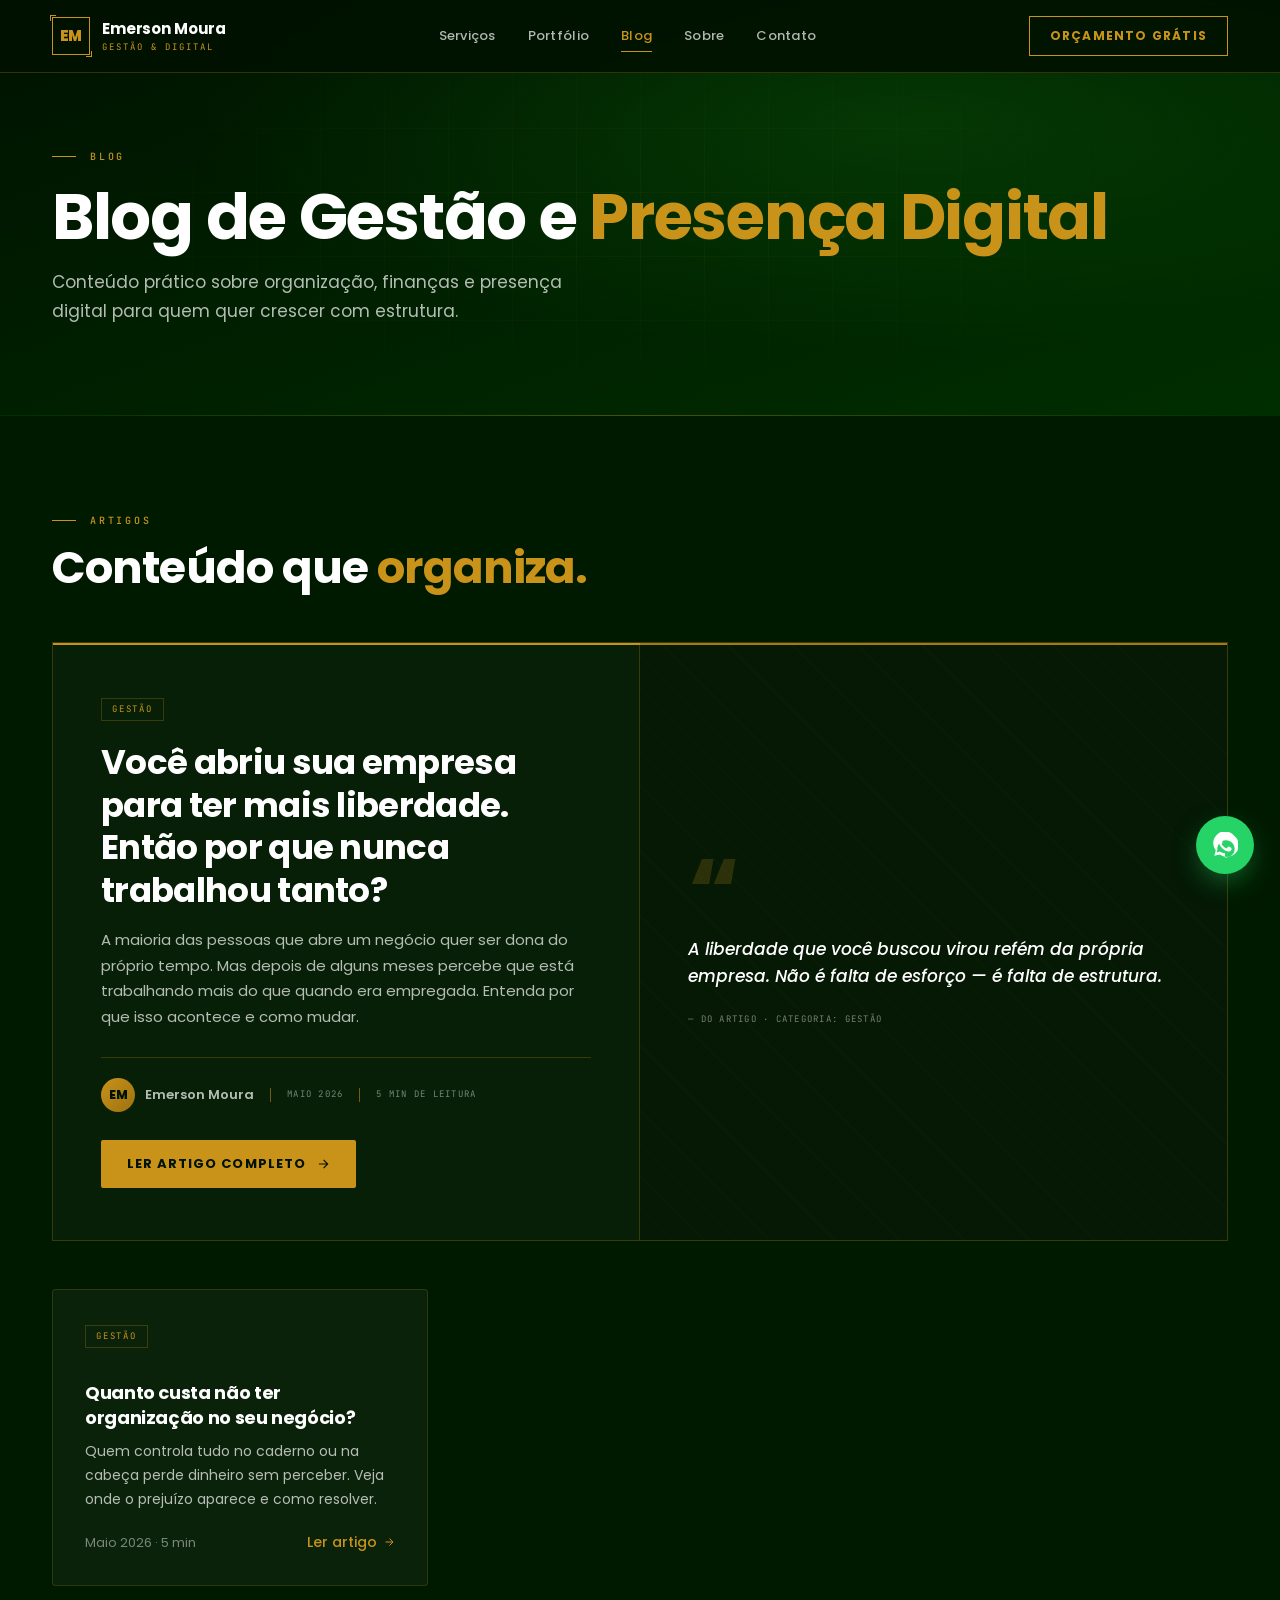
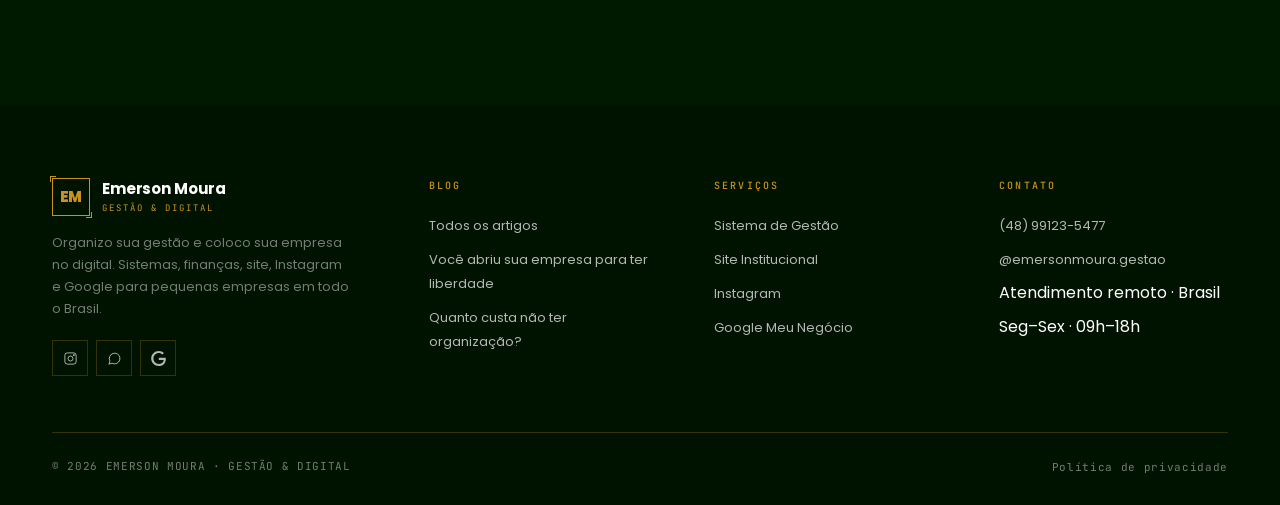
<file: blog/index.html>
<!DOCTYPE html>
<html lang="pt-BR">
<head>
<meta charset="UTF-8">
<meta name="viewport" content="width=device-width, initial-scale=1.0">
<title>Blog de Gestão e Presença Digital | Emerson Moura</title>
<meta name="description" content="Conteúdo prático sobre gestão, organização financeira e presença digital para pequenas empresas em todo o Brasil.">
<link rel="canonical" href="https://www.emersonmouragestaoedigital.com.br/blog/">
<link rel="icon" type="image/svg+xml" href="/favicon.svg">
<!-- Open Graph -->
<meta property="og:title" content="Blog de Gestão e Presença Digital | Emerson Moura">
<meta property="og:description" content="Conteúdo prático sobre gestão, organização financeira e presença digital para pequenas empresas em todo o Brasil.">
<meta property="og:type" content="website">
<meta property="og:url" content="https://www.emersonmouragestaoedigital.com.br/blog/">
<meta property="og:image" content="https://www.emersonmouragestaoedigital.com.br/og-social.jpg">
<meta property="og:image:type" content="image/jpeg">
<meta property="og:image:width" content="1200">
<meta property="og:image:height" content="630">
<meta property="og:locale" content="pt_BR">
<meta property="og:site_name" content="Emerson Moura | Gestão & Digital">
<!-- Twitter Cards -->
<meta name="twitter:card" content="summary_large_image">
<meta name="twitter:title" content="Blog de Gestão e Presença Digital | Emerson Moura">
<meta name="twitter:description" content="Conteúdo prático sobre gestão, organização financeira e presença digital para pequenas empresas.">
<meta name="twitter:image" content="https://www.emersonmouragestaoedigital.com.br/og-cover-2.jpg">
<link rel="preconnect" href="https://fonts.googleapis.com">
<link rel="preconnect" href="https://fonts.gstatic.com" crossorigin>
<link href="https://fonts.googleapis.com/css2?family=Poppins:wght@300;400;500;600;700;800&family=JetBrains+Mono:wght@400;500&display=swap" rel="stylesheet">
<link rel="stylesheet" href="blog.css">
</head>
<body>

<!-- ─── Header ─── -->
<header>
  <div class="nav">
    <a href="/" class="brand" aria-label="Emerson Moura Gestão e Digital">
      <div class="brand-mark" aria-hidden="true">EM</div>
      <div class="brand-info">
        <div class="name">Emerson Moura</div>
        <div class="sub">Gestão &amp; Digital</div>
      </div>
    </a>
    <nav class="nav-links" aria-label="Navegação principal">
      <a href="/#servicos">Serviços</a>
      <a href="/#portfolio">Portfólio</a>
      <a href="/blog/" class="active">Blog</a>
      <a href="/#sobre">Sobre</a>
      <a href="/#contato">Contato</a>
    </nav>
    <a href="https://wa.me/5548991235477" class="nav-cta" target="_blank" rel="noopener">Orçamento grátis</a>
    <button class="hamburger" aria-label="Menu"><span></span><span></span></button>
  </div>
</header>

<!-- ─── Mobile Menu ─── -->
<div class="mobile-menu" id="mobileMenu">
  <nav>
    <a href="/#servicos">Serviços</a>
    <a href="/#portfolio">Portfólio</a>
    <a href="/blog/">Blog</a>
    <a href="/#sobre">Sobre</a>
    <a href="/#contato">Contato</a>
  </nav>
  <div class="mobile-menu-cta">
    <a href="https://wa.me/5548991235477" target="_blank" rel="noopener">Orçamento grátis</a>
  </div>
</div>

<!-- ─── Blog Hero ─── -->
<section class="blog-hero">
  <div class="blog-hero-grid" aria-hidden="true"></div>
  <div class="container">
    <div class="blog-hero-content">
      <span class="eyebrow">Blog</span>
      <h1>Blog de Gestão e <span>Presença Digital</span></h1>
      <p>Conteúdo prático sobre organização, finanças e presença digital para quem quer crescer com estrutura.</p>
    </div>
  </div>
</section>

<div class="sep"></div>

<!-- ─── Posts ─── -->
<section class="posts-section">
  <div class="container">

    <div class="posts-label">
      <span class="eyebrow">Artigos</span>
      <h2 style="color:var(--white);margin-top:14px">Conteúdo que <span style="color:var(--gold)">organiza.</span></h2>
    </div>

    <!-- Post mais recente -->
    <article class="featured-card">

      <div class="featured-card-body">
        <div>
          <span class="post-cat">Gestão</span>
          <h2>Você abriu sua empresa para ter mais liberdade. Então por que nunca trabalhou tanto?</h2>
          <p>A maioria das pessoas que abre um negócio quer ser dona do próprio tempo. Mas depois de alguns meses percebe que está trabalhando mais do que quando era empregada. Entenda por que isso acontece e como mudar.</p>
        </div>
        <div>
          <div class="post-meta-row">
            <div class="meta-author">
              <div class="author-avatar">EM</div>
              <span class="meta-name">Emerson Moura</span>
            </div>
            <span class="meta-sep"></span>
            <span class="meta-item">Maio 2026</span>
            <span class="meta-sep"></span>
            <span class="meta-item">5 min de leitura</span>
          </div>
          <a href="/blog/abriu-empresa-para-ter-liberdade/" class="btn btn-primary">
            Ler artigo completo
            <svg class="btn-arrow" width="14" height="14" viewBox="0 0 24 24" fill="none" stroke="currentColor" stroke-width="2"><path d="M5 12h14M13 5l7 7-7 7"/></svg>
          </a>
        </div>
      </div>

      <div class="featured-card-aside">
        <div class="quote-teaser">
          <span class="qt-mark">&ldquo;</span>
          <span class="qt-text">A liberdade que você buscou virou refém da própria empresa. Não é falta de esforço — é falta de estrutura.</span>
          <span class="qt-line"></span>
          <span class="qt-source">— Do artigo · Categoria: Gestão</span>
        </div>
      </div>

    </article>

    <!-- Posts anteriores -->
    <div style="margin-top:48px;display:grid;grid-template-columns:repeat(auto-fill,minmax(320px,1fr));gap:24px">

      <article style="background:rgba(255,255,255,.04);border:1px solid rgba(201,147,26,.2);border-radius:4px;padding:32px;display:flex;flex-direction:column;gap:20px">
        <div>
          <span class="post-cat">Gestão</span>
          <h3 style="margin-top:12px;color:var(--white);font-size:18px;line-height:1.4">Quanto custa não ter organização no seu negócio?</h3>
          <p style="color:var(--white-70);font-size:14px;line-height:1.7;margin-top:10px">Quem controla tudo no caderno ou na cabeça perde dinheiro sem perceber. Veja onde o prejuízo aparece e como resolver.</p>
        </div>
        <div style="display:flex;align-items:center;justify-content:space-between;flex-wrap:wrap;gap:12px;margin-top:auto">
          <span style="color:var(--white-45);font-size:13px">Maio 2026 · 5 min</span>
          <a href="/blog/quanto-custa-nao-ter-organizacao/" style="display:inline-flex;align-items:center;gap:6px;color:var(--gold);font-size:14px;font-weight:500;text-decoration:none">
            Ler artigo
            <svg width="12" height="12" viewBox="0 0 24 24" fill="none" stroke="currentColor" stroke-width="2"><path d="M5 12h14M13 5l7 7-7 7"/></svg>
          </a>
        </div>
      </article>

    </div>

  </div>
</section>

<!-- ─── Footer ─── -->
<footer>
  <div class="container">
    <div class="footer-grid">
      <div class="footer-brand">
        <a href="/" class="brand">
          <div class="brand-mark">EM</div>
          <div class="brand-info">
            <div class="name">Emerson Moura</div>
            <div class="sub">Gestão &amp; Digital</div>
          </div>
        </a>
        <p>Organizo sua gestão e coloco sua empresa no digital. Sistemas, finanças, site, Instagram e Google para pequenas empresas em todo o Brasil.</p>
        <div class="footer-socials">
          <a href="https://instagram.com/emersonmoura.gestao" class="social-btn" aria-label="Instagram" target="_blank" rel="noopener">
            <svg width="15" height="15" viewBox="0 0 24 24" fill="none" stroke="currentColor" stroke-width="1.5"><rect x="3" y="3" width="18" height="18" rx="4"/><circle cx="12" cy="12" r="4"/><circle cx="17.5" cy="6.5" r=".8" fill="currentColor"/></svg>
          </a>
          <a href="https://wa.me/5548991235477" class="social-btn" aria-label="WhatsApp" target="_blank" rel="noopener">
            <svg width="15" height="15" viewBox="0 0 24 24" fill="none" stroke="currentColor" stroke-width="1.5"><path d="M3 21l1.7-5A8.5 8.5 0 1112 20.5a8.4 8.4 0 01-4-1L3 21z"/></svg>
          </a>
          <a href="https://share.google/VJJjnuDrq6SIVjUGB" class="social-btn" aria-label="Google Meu Negócio" target="_blank" rel="noopener">
            <svg width="15" height="15" viewBox="0 0 24 24" fill="currentColor"><path d="M12.48 10.92v3.28h7.84c-.24 1.84-.853 3.187-1.787 4.133-1.147 1.147-2.933 2.4-6.053 2.4-4.827 0-8.6-3.893-8.6-8.72s3.773-8.72 8.6-8.72c2.6 0 4.507 1.027 5.907 2.347l2.307-2.307C18.747 1.44 16.133 0 12.48 0 5.867 0 .307 5.387.307 12s5.56 12 12.173 12c3.573 0 6.267-1.173 8.373-3.36 2.16-2.16 2.84-5.213 2.84-7.667 0-.76-.053-1.467-.173-2.053H12.48z"/></svg>
          </a>
        </div>
      </div>

      <div class="footer-col">
        <h5>Blog</h5>
        <ul>
          <li><a href="/blog/">Todos os artigos</a></li>
          <li><a href="/blog/abriu-empresa-para-ter-liberdade/">Você abriu sua empresa para ter liberdade</a></li>
          <li><a href="/blog/quanto-custa-nao-ter-organizacao/">Quanto custa não ter organização?</a></li>
        </ul>
      </div>

      <div class="footer-col">
        <h5>Serviços</h5>
        <ul>
          <li><a href="/#servicos">Sistema de Gestão</a></li>
          <li><a href="/#servicos">Site Institucional</a></li>
          <li><a href="/#servicos">Instagram</a></li>
          <li><a href="/#servicos">Google Meu Negócio</a></li>
        </ul>
      </div>

      <div class="footer-col">
        <h5>Contato</h5>
        <ul>
          <li><a href="https://wa.me/5548991235477">(48) 99123-5477</a></li>
          <li><a href="https://instagram.com/emersonmoura.gestao">@emersonmoura.gestao</a></li>
          <li>Atendimento remoto · Brasil</li>
          <li>Seg–Sex · 09h–18h</li>
        </ul>
      </div>
    </div>

    <div class="footer-bottom">
      <p>© 2026 EMERSON MOURA · GESTÃO &amp; DIGITAL</p>
      <div class="footer-meta">
        <a href="/">Política de privacidade</a>
      </div>
    </div>
  </div>
</footer>

<!-- WhatsApp float -->
<a href="https://wa.me/5548991235477" class="wa-float" aria-label="Falar no WhatsApp" target="_blank" rel="noopener">
  <svg width="26" height="26" viewBox="0 0 24 24" fill="currentColor">
    <path d="M17.5 14.4c-.3-.2-1.8-.9-2-1-.3-.1-.5-.2-.7.2-.2.3-.8 1-1 1.2-.2.2-.4.2-.7.1-.3-.2-1.3-.5-2.4-1.5-.9-.8-1.5-1.8-1.7-2.1-.2-.3 0-.5.1-.6.1-.1.3-.4.4-.5.1-.2.2-.3.3-.5.1-.2 0-.4 0-.5l-.7-1.7c-.2-.5-.4-.4-.5-.4h-.5c-.2 0-.5.1-.7.3-.3.3-1 1-1 2.4s1 2.8 1.2 3c.1.2 2 3.1 4.9 4.4.7.3 1.2.4 1.6.6.7.2 1.3.2 1.8.1.5-.1 1.7-.7 2-1.4.2-.7.2-1.2.1-1.4-.1-.1-.3-.2-.5-.4z"/>
    <path d="M20.5 3.5A10 10 0 003.5 17l-1.4 5 5.1-1.3a10 10 0 0013.3-17.2zM12 19.5c-1.6 0-3.1-.4-4.4-1.2l-.3-.2-3 .8.8-3-.2-.3a8 8 0 1112.5 6.6 8 8 0 01-5.4 1.3z"/>
  </svg>
</a>

<script>
const header = document.querySelector('header');
window.addEventListener('scroll', () => {
  header.style.background = window.scrollY > 30 ? 'rgba(0,12,0,0.96)' : 'rgba(0,18,0,0.88)';
});

const hamburger = document.querySelector('.hamburger');
const mobileMenu = document.getElementById('mobileMenu');
hamburger.addEventListener('click', () => {
  hamburger.classList.toggle('open');
  mobileMenu.classList.toggle('open');
  document.body.style.overflow = mobileMenu.classList.contains('open') ? 'hidden' : '';
});
mobileMenu.querySelectorAll('a').forEach(link => {
  link.addEventListener('click', () => {
    hamburger.classList.remove('open');
    mobileMenu.classList.remove('open');
    document.body.style.overflow = '';
  });
});
</script>
</body>
</html>
</file>
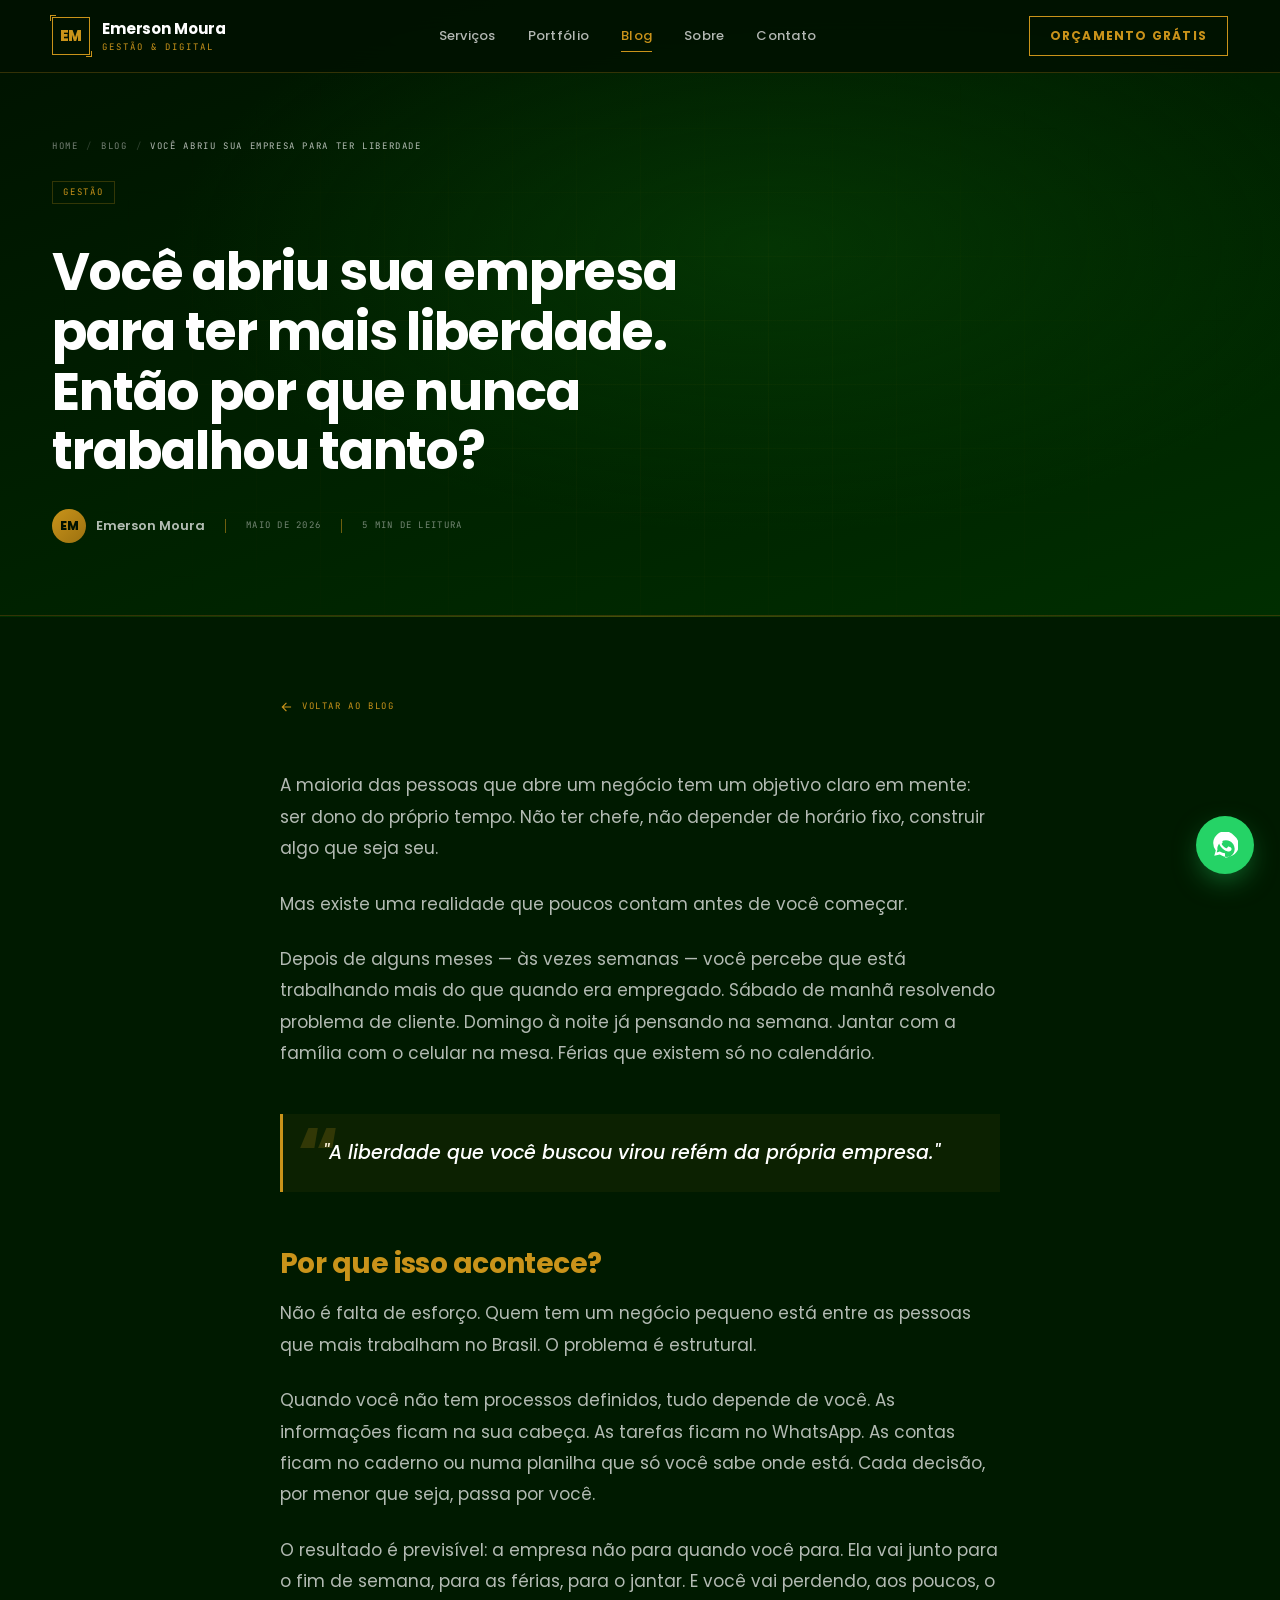
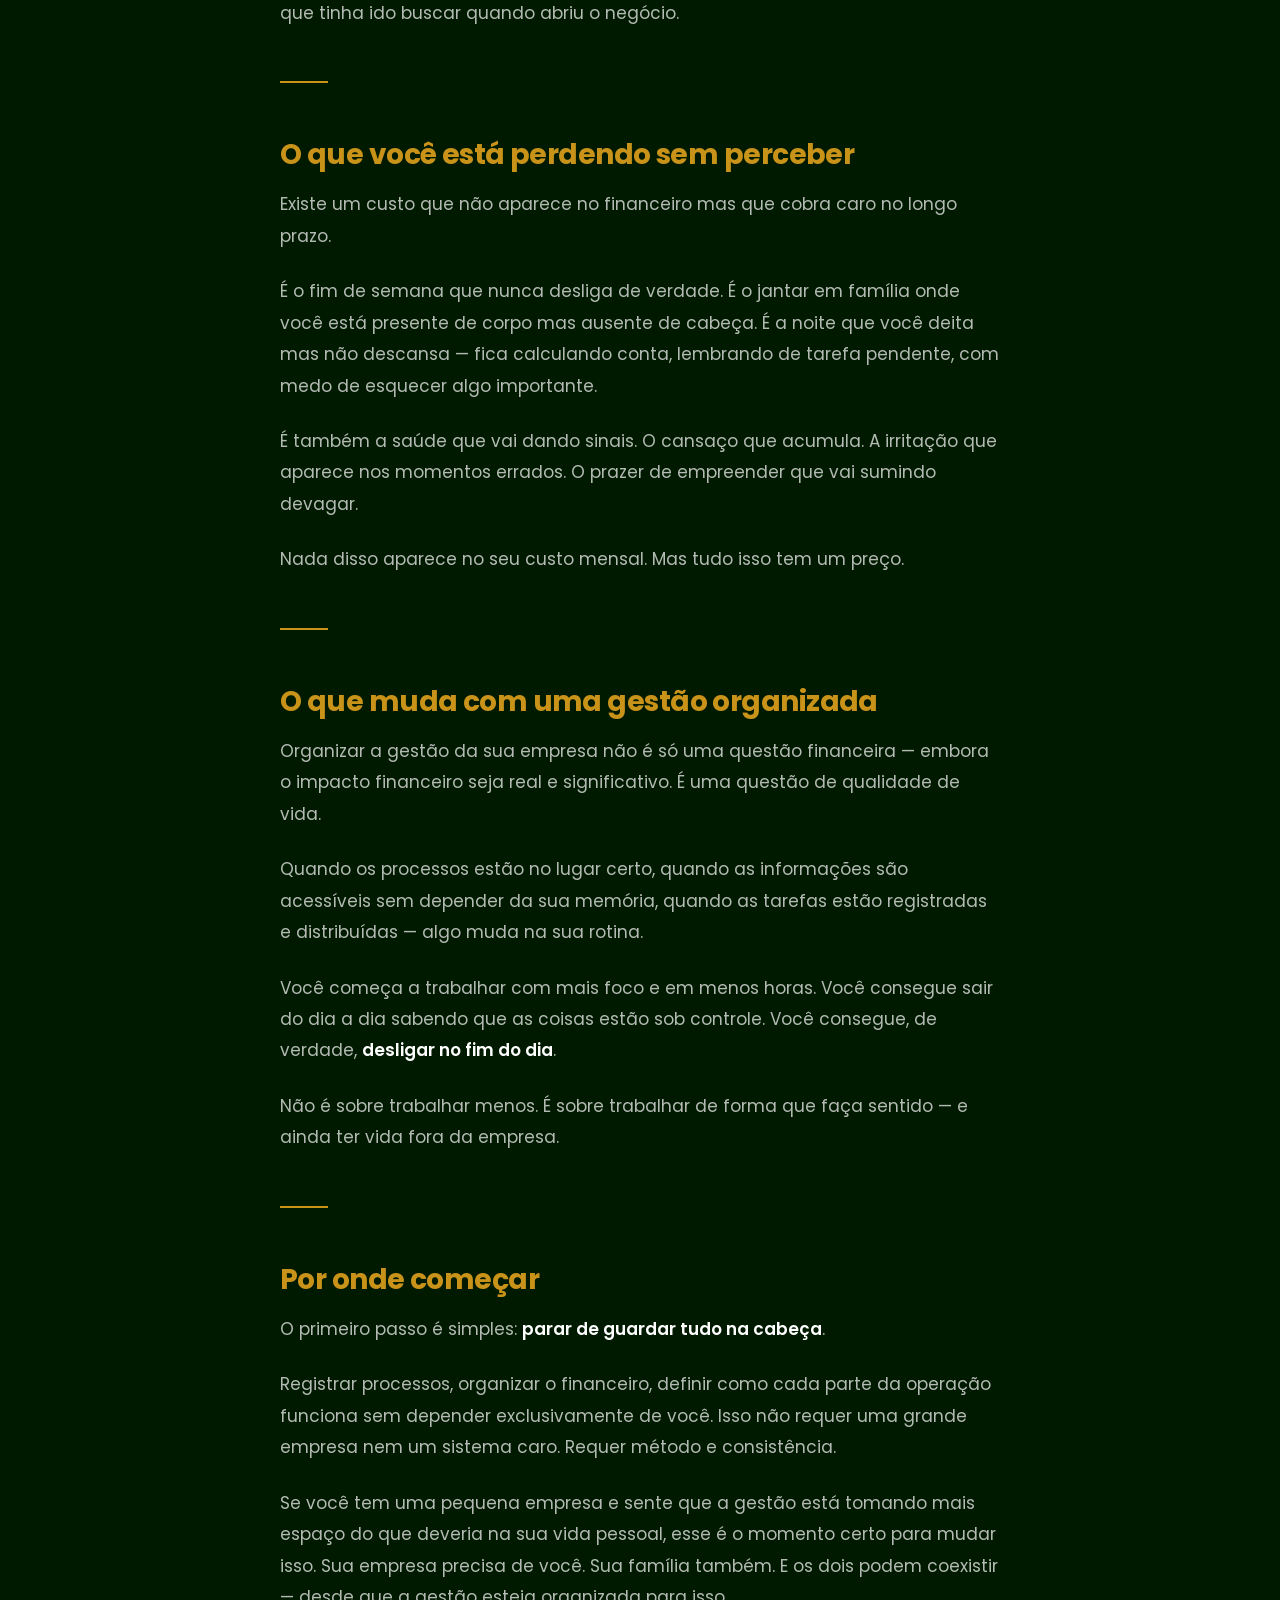
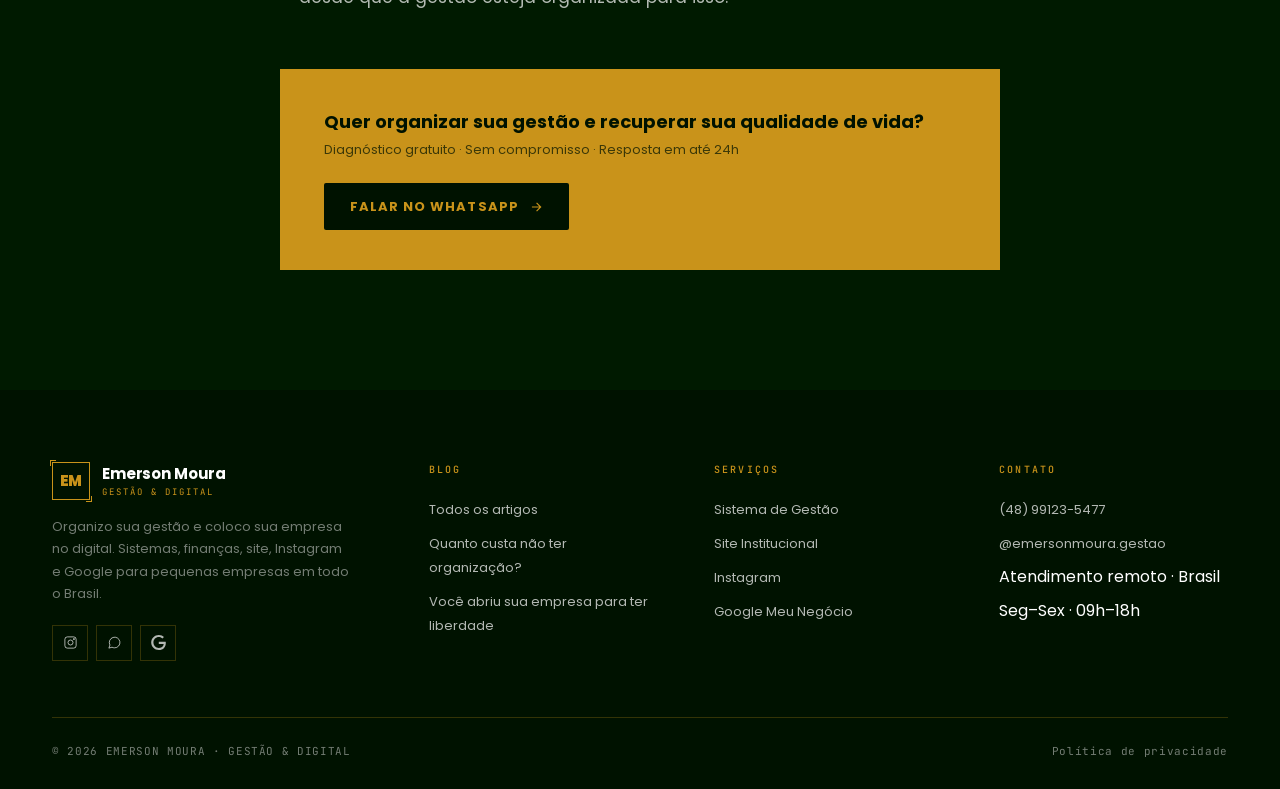
<file: blog/abriu-empresa-para-ter-liberdade/index.html>
<!DOCTYPE html>
<html lang="pt-BR">
<head>
<meta charset="UTF-8">
<meta name="viewport" content="width=device-width, initial-scale=1.0">
<title>Você abriu sua empresa para ter liberdade. Por que nunca trabalhou tanto? | Emerson Moura</title>
<meta name="description" content="A liberdade que você buscou ao abrir seu negócio virou refém da própria empresa. Entenda por que isso acontece e como mudar.">
<link rel="canonical" href="https://www.emersonmouragestaoedigital.com.br/blog/abriu-empresa-para-ter-liberdade/">
<link rel="icon" type="image/svg+xml" href="/favicon.svg">
<!-- Open Graph -->
<meta property="og:title" content="Você abriu sua empresa para ter liberdade. Por que nunca trabalhou tanto?">
<meta property="og:description" content="A liberdade que você buscou ao abrir seu negócio virou refém da própria empresa. Entenda por que isso acontece e como mudar.">
<meta property="og:type" content="article">
<meta property="og:url" content="https://www.emersonmouragestaoedigital.com.br/blog/abriu-empresa-para-ter-liberdade/">
<meta property="og:image" content="https://www.emersonmouragestaoedigital.com.br/og-social.jpg">
<meta property="og:image:type" content="image/jpeg">
<meta property="og:image:width" content="1200">
<meta property="og:image:height" content="630">
<meta property="og:locale" content="pt_BR">
<meta property="og:site_name" content="Emerson Moura | Gestão & Digital">
<!-- Twitter Cards -->
<meta name="twitter:card" content="summary_large_image">
<meta name="twitter:title" content="Você abriu sua empresa para ter liberdade. Por que nunca trabalhou tanto?">
<meta name="twitter:description" content="A liberdade que você buscou ao abrir seu negócio virou refém da própria empresa.">
<meta name="twitter:image" content="https://www.emersonmouragestaoedigital.com.br/og-social.jpg">
<!-- Schema Article -->
<script type="application/ld+json">
{
  "@context": "https://schema.org",
  "@type": "Article",
  "headline": "Você abriu sua empresa para ter mais liberdade. Então por que nunca trabalhou tanto?",
  "author": { "@type": "Person", "name": "Emerson Moura", "url": "https://www.emersonmouragestaoedigital.com.br" },
  "datePublished": "2026-05-28",
  "publisher": {
    "@type": "Organization",
    "name": "Emerson Moura | Gestão & Digital",
    "url": "https://www.emersonmouragestaoedigital.com.br",
    "logo": { "@type": "ImageObject", "url": "https://www.emersonmouragestaoedigital.com.br/og-social.jpg" }
  },
  "image": "https://www.emersonmouragestaoedigital.com.br/og-social.jpg",
  "description": "A liberdade que você buscou ao abrir seu negócio virou refém da própria empresa. Entenda por que isso acontece e como mudar.",
  "url": "https://www.emersonmouragestaoedigital.com.br/blog/abriu-empresa-para-ter-liberdade/"
}
</script>
<!-- Schema BreadcrumbList -->
<script type="application/ld+json">
{
  "@context": "https://schema.org",
  "@type": "BreadcrumbList",
  "itemListElement": [
    { "@type": "ListItem", "position": 1, "name": "Home", "item": "https://www.emersonmouragestaoedigital.com.br/" },
    { "@type": "ListItem", "position": 2, "name": "Blog", "item": "https://www.emersonmouragestaoedigital.com.br/blog/" },
    { "@type": "ListItem", "position": 3, "name": "Você abriu sua empresa para ter liberdade", "item": "https://www.emersonmouragestaoedigital.com.br/blog/abriu-empresa-para-ter-liberdade/" }
  ]
}
</script>
<link rel="preconnect" href="https://fonts.googleapis.com">
<link rel="preconnect" href="https://fonts.gstatic.com" crossorigin>
<link href="https://fonts.googleapis.com/css2?family=Poppins:wght@300;400;500;600;700;800&family=JetBrains+Mono:wght@400;500&display=swap" rel="stylesheet">
<link rel="stylesheet" href="../blog.css">
</head>
<body>

<!-- ─── Header ─── -->
<header>
  <div class="nav">
    <a href="/" class="brand" aria-label="Emerson Moura Gestão e Digital">
      <div class="brand-mark" aria-hidden="true">EM</div>
      <div class="brand-info">
        <div class="name">Emerson Moura</div>
        <div class="sub">Gestão &amp; Digital</div>
      </div>
    </a>
    <nav class="nav-links" aria-label="Navegação principal">
      <a href="/#servicos">Serviços</a>
      <a href="/#portfolio">Portfólio</a>
      <a href="/blog/" class="active">Blog</a>
      <a href="/#sobre">Sobre</a>
      <a href="/#contato">Contato</a>
    </nav>
    <a href="https://wa.me/5548991235477" class="nav-cta" target="_blank" rel="noopener">Orçamento grátis</a>
    <button class="hamburger" aria-label="Menu"><span></span><span></span></button>
  </div>
</header>

<!-- ─── Mobile Menu ─── -->
<div class="mobile-menu" id="mobileMenu">
  <nav>
    <a href="/#servicos">Serviços</a>
    <a href="/#portfolio">Portfólio</a>
    <a href="/blog/">Blog</a>
    <a href="/#sobre">Sobre</a>
    <a href="/#contato">Contato</a>
  </nav>
  <div class="mobile-menu-cta">
    <a href="https://wa.me/5548991235477" target="_blank" rel="noopener">Orçamento grátis</a>
  </div>
</div>

<!-- ─── Article Hero ─── -->
<section class="article-hero">
  <div class="article-hero-grid" aria-hidden="true"></div>
  <div class="container">
    <div class="article-hero-inner">

      <nav class="breadcrumb" aria-label="Localização">
        <a href="/">Home</a>
        <span class="bc-sep">/</span>
        <a href="/blog/">Blog</a>
        <span class="bc-sep">/</span>
        <span style="color:var(--white-70)">Você abriu sua empresa para ter liberdade</span>
      </nav>

      <span class="post-cat">Gestão</span>
      <h1>Você abriu sua empresa para ter mais liberdade. Então por que nunca trabalhou tanto?</h1>

      <div class="article-meta">
        <div class="meta-author">
          <div class="author-avatar">EM</div>
          <span class="meta-name">Emerson Moura</span>
        </div>
        <span class="meta-sep"></span>
        <span class="meta-item">Maio de 2026</span>
        <span class="meta-sep"></span>
        <span class="meta-item">5 min de leitura</span>
      </div>

    </div>
  </div>
</section>

<div class="sep"></div>

<!-- ─── Article Body ─── -->
<article class="article-body">
  <div class="container">
    <div class="article-inner">

      <a href="/blog/" class="back-link">
        <svg width="14" height="14" viewBox="0 0 24 24" fill="none" stroke="currentColor" stroke-width="2"><path d="M5 12h14M13 5l7 7-7 7"/></svg>
        Voltar ao blog
      </a>

      <p>
        A maioria das pessoas que abre um negócio tem um objetivo claro em mente: ser dono do próprio tempo. Não ter chefe, não depender de horário fixo, construir algo que seja seu.
      </p>

      <p>Mas existe uma realidade que poucos contam antes de você começar.</p>

      <p>
        Depois de alguns meses — às vezes semanas — você percebe que está trabalhando mais do que quando era empregado. Sábado de manhã resolvendo problema de cliente. Domingo à noite já pensando na semana. Jantar com a família com o celular na mesa. Férias que existem só no calendário.
      </p>

      <blockquote>
        <p>"A liberdade que você buscou virou refém da própria empresa."</p>
      </blockquote>

      <h2>Por que isso acontece?</h2>

      <p>Não é falta de esforço. Quem tem um negócio pequeno está entre as pessoas que mais trabalham no Brasil. O problema é estrutural.</p>

      <p>
        Quando você não tem processos definidos, tudo depende de você. As informações ficam na sua cabeça. As tarefas ficam no WhatsApp. As contas ficam no caderno ou numa planilha que só você sabe onde está. Cada decisão, por menor que seja, passa por você.
      </p>

      <p>
        O resultado é previsível: a empresa não para quando você para. Ela vai junto para o fim de semana, para as férias, para o jantar. E você vai perdendo, aos poucos, o que tinha ido buscar quando abriu o negócio.
      </p>

      <div class="article-divider"></div>

      <h2>O que você está perdendo sem perceber</h2>

      <p>Existe um custo que não aparece no financeiro mas que cobra caro no longo prazo.</p>

      <p>
        É o fim de semana que nunca desliga de verdade. É o jantar em família onde você está presente de corpo mas ausente de cabeça. É a noite que você deita mas não descansa — fica calculando conta, lembrando de tarefa pendente, com medo de esquecer algo importante.
      </p>

      <p>
        É também a saúde que vai dando sinais. O cansaço que acumula. A irritação que aparece nos momentos errados. O prazer de empreender que vai sumindo devagar.
      </p>

      <p>Nada disso aparece no seu custo mensal. Mas tudo isso tem um preço.</p>

      <div class="article-divider"></div>

      <h2>O que muda com uma gestão organizada</h2>

      <p>
        Organizar a gestão da sua empresa não é só uma questão financeira — embora o impacto financeiro seja real e significativo. É uma questão de qualidade de vida.
      </p>

      <p>
        Quando os processos estão no lugar certo, quando as informações são acessíveis sem depender da sua memória, quando as tarefas estão registradas e distribuídas — algo muda na sua rotina.
      </p>

      <p>
        Você começa a trabalhar com mais foco e em menos horas. Você consegue sair do dia a dia sabendo que as coisas estão sob controle. Você consegue, de verdade, <strong>desligar no fim do dia</strong>.
      </p>

      <p>Não é sobre trabalhar menos. É sobre trabalhar de forma que faça sentido — e ainda ter vida fora da empresa.</p>

      <div class="article-divider"></div>

      <h2>Por onde começar</h2>

      <p>O primeiro passo é simples: <strong>parar de guardar tudo na cabeça</strong>.</p>

      <p>
        Registrar processos, organizar o financeiro, definir como cada parte da operação funciona sem depender exclusivamente de você. Isso não requer uma grande empresa nem um sistema caro. Requer método e consistência.
      </p>

      <p>
        Se você tem uma pequena empresa e sente que a gestão está tomando mais espaço do que deveria na sua vida pessoal, esse é o momento certo para mudar isso. Sua empresa precisa de você. Sua família também. E os dois podem coexistir — desde que a gestão esteja organizada para isso.
      </p>

      <div class="article-cta">
        <div class="cta-text">
          <p>
            Quer organizar sua gestão e recuperar sua qualidade de vida?
            <span>Diagnóstico gratuito · Sem compromisso · Resposta em até 24h</span>
          </p>
        </div>
        <a href="https://wa.me/5548991235477" class="btn btn-dark" target="_blank" rel="noopener">
          Falar no WhatsApp
          <svg class="btn-arrow" width="14" height="14" viewBox="0 0 24 24" fill="none" stroke="currentColor" stroke-width="2"><path d="M5 12h14M13 5l7 7-7 7"/></svg>
        </a>
      </div>

    </div>
  </div>
</article>

<!-- ─── Footer ─── -->
<footer>
  <div class="container">
    <div class="footer-grid">
      <div class="footer-brand">
        <a href="/" class="brand">
          <div class="brand-mark">EM</div>
          <div class="brand-info">
            <div class="name">Emerson Moura</div>
            <div class="sub">Gestão &amp; Digital</div>
          </div>
        </a>
        <p>Organizo sua gestão e coloco sua empresa no digital. Sistemas, finanças, site, Instagram e Google para pequenas empresas em todo o Brasil.</p>
        <div class="footer-socials">
          <a href="https://instagram.com/emersonmoura.gestao" class="social-btn" aria-label="Instagram" target="_blank" rel="noopener">
            <svg width="15" height="15" viewBox="0 0 24 24" fill="none" stroke="currentColor" stroke-width="1.5"><rect x="3" y="3" width="18" height="18" rx="4"/><circle cx="12" cy="12" r="4"/><circle cx="17.5" cy="6.5" r=".8" fill="currentColor"/></svg>
          </a>
          <a href="https://wa.me/5548991235477" class="social-btn" aria-label="WhatsApp" target="_blank" rel="noopener">
            <svg width="15" height="15" viewBox="0 0 24 24" fill="none" stroke="currentColor" stroke-width="1.5"><path d="M3 21l1.7-5A8.5 8.5 0 1112 20.5a8.4 8.4 0 01-4-1L3 21z"/></svg>
          </a>
          <a href="https://share.google/VJJjnuDrq6SIVjUGB" class="social-btn" aria-label="Google Meu Negócio" target="_blank" rel="noopener">
            <svg width="15" height="15" viewBox="0 0 24 24" fill="currentColor"><path d="M12.48 10.92v3.28h7.84c-.24 1.84-.853 3.187-1.787 4.133-1.147 1.147-2.933 2.4-6.053 2.4-4.827 0-8.6-3.893-8.6-8.72s3.773-8.72 8.6-8.72c2.6 0 4.507 1.027 5.907 2.347l2.307-2.307C18.747 1.44 16.133 0 12.48 0 5.867 0 .307 5.387.307 12s5.56 12 12.173 12c3.573 0 6.267-1.173 8.373-3.36 2.16-2.16 2.84-5.213 2.84-7.667 0-.76-.053-1.467-.173-2.053H12.48z"/></svg>
          </a>
        </div>
      </div>

      <div class="footer-col">
        <h5>Blog</h5>
        <ul>
          <li><a href="/blog/">Todos os artigos</a></li>
          <li><a href="/blog/quanto-custa-nao-ter-organizacao/">Quanto custa não ter organização?</a></li>
          <li><a href="/blog/abriu-empresa-para-ter-liberdade/">Você abriu sua empresa para ter liberdade</a></li>
        </ul>
      </div>

      <div class="footer-col">
        <h5>Serviços</h5>
        <ul>
          <li><a href="/#servicos">Sistema de Gestão</a></li>
          <li><a href="/#servicos">Site Institucional</a></li>
          <li><a href="/#servicos">Instagram</a></li>
          <li><a href="/#servicos">Google Meu Negócio</a></li>
        </ul>
      </div>

      <div class="footer-col">
        <h5>Contato</h5>
        <ul>
          <li><a href="https://wa.me/5548991235477">(48) 99123-5477</a></li>
          <li><a href="https://instagram.com/emersonmoura.gestao">@emersonmoura.gestao</a></li>
          <li>Atendimento remoto · Brasil</li>
          <li>Seg–Sex · 09h–18h</li>
        </ul>
      </div>
    </div>

    <div class="footer-bottom">
      <p>© 2026 EMERSON MOURA · GESTÃO &amp; DIGITAL</p>
      <div class="footer-meta">
        <a href="/">Política de privacidade</a>
      </div>
    </div>
  </div>
</footer>

<!-- WhatsApp float -->
<a href="https://wa.me/5548991235477" class="wa-float" aria-label="Falar no WhatsApp" target="_blank" rel="noopener">
  <svg width="26" height="26" viewBox="0 0 24 24" fill="currentColor">
    <path d="M17.5 14.4c-.3-.2-1.8-.9-2-1-.3-.1-.5-.2-.7.2-.2.3-.8 1-1 1.2-.2.2-.4.2-.7.1-.3-.2-1.3-.5-2.4-1.5-.9-.8-1.5-1.8-1.7-2.1-.2-.3 0-.5.1-.6.1-.1.3-.4.4-.5.1-.2.2-.3.3-.5.1-.2 0-.4 0-.5l-.7-1.7c-.2-.5-.4-.4-.5-.4h-.5c-.2 0-.5.1-.7.3-.3.3-1 1-1 2.4s1 2.8 1.2 3c.1.2 2 3.1 4.9 4.4.7.3 1.2.4 1.6.6.7.2 1.3.2 1.8.1.5-.1 1.7-.7 2-1.4.2-.7.2-1.2.1-1.4-.1-.1-.3-.2-.5-.4z"/>
    <path d="M20.5 3.5A10 10 0 003.5 17l-1.4 5 5.1-1.3a10 10 0 0013.3-17.2zM12 19.5c-1.6 0-3.1-.4-4.4-1.2l-.3-.2-3 .8.8-3-.2-.3a8 8 0 1112.5 6.6 8 8 0 01-5.4 1.3z"/>
  </svg>
</a>

<script>
const header = document.querySelector('header');
window.addEventListener('scroll', () => {
  header.style.background = window.scrollY > 30 ? 'rgba(0,12,0,0.96)' : 'rgba(0,18,0,0.88)';
});

const hamburger = document.querySelector('.hamburger');
const mobileMenu = document.getElementById('mobileMenu');
hamburger.addEventListener('click', () => {
  hamburger.classList.toggle('open');
  mobileMenu.classList.toggle('open');
  document.body.style.overflow = mobileMenu.classList.contains('open') ? 'hidden' : '';
});
mobileMenu.querySelectorAll('a').forEach(link => {
  link.addEventListener('click', () => {
    hamburger.classList.remove('open');
    mobileMenu.classList.remove('open');
    document.body.style.overflow = '';
  });
});
</script>
</body>
</html>
</file>
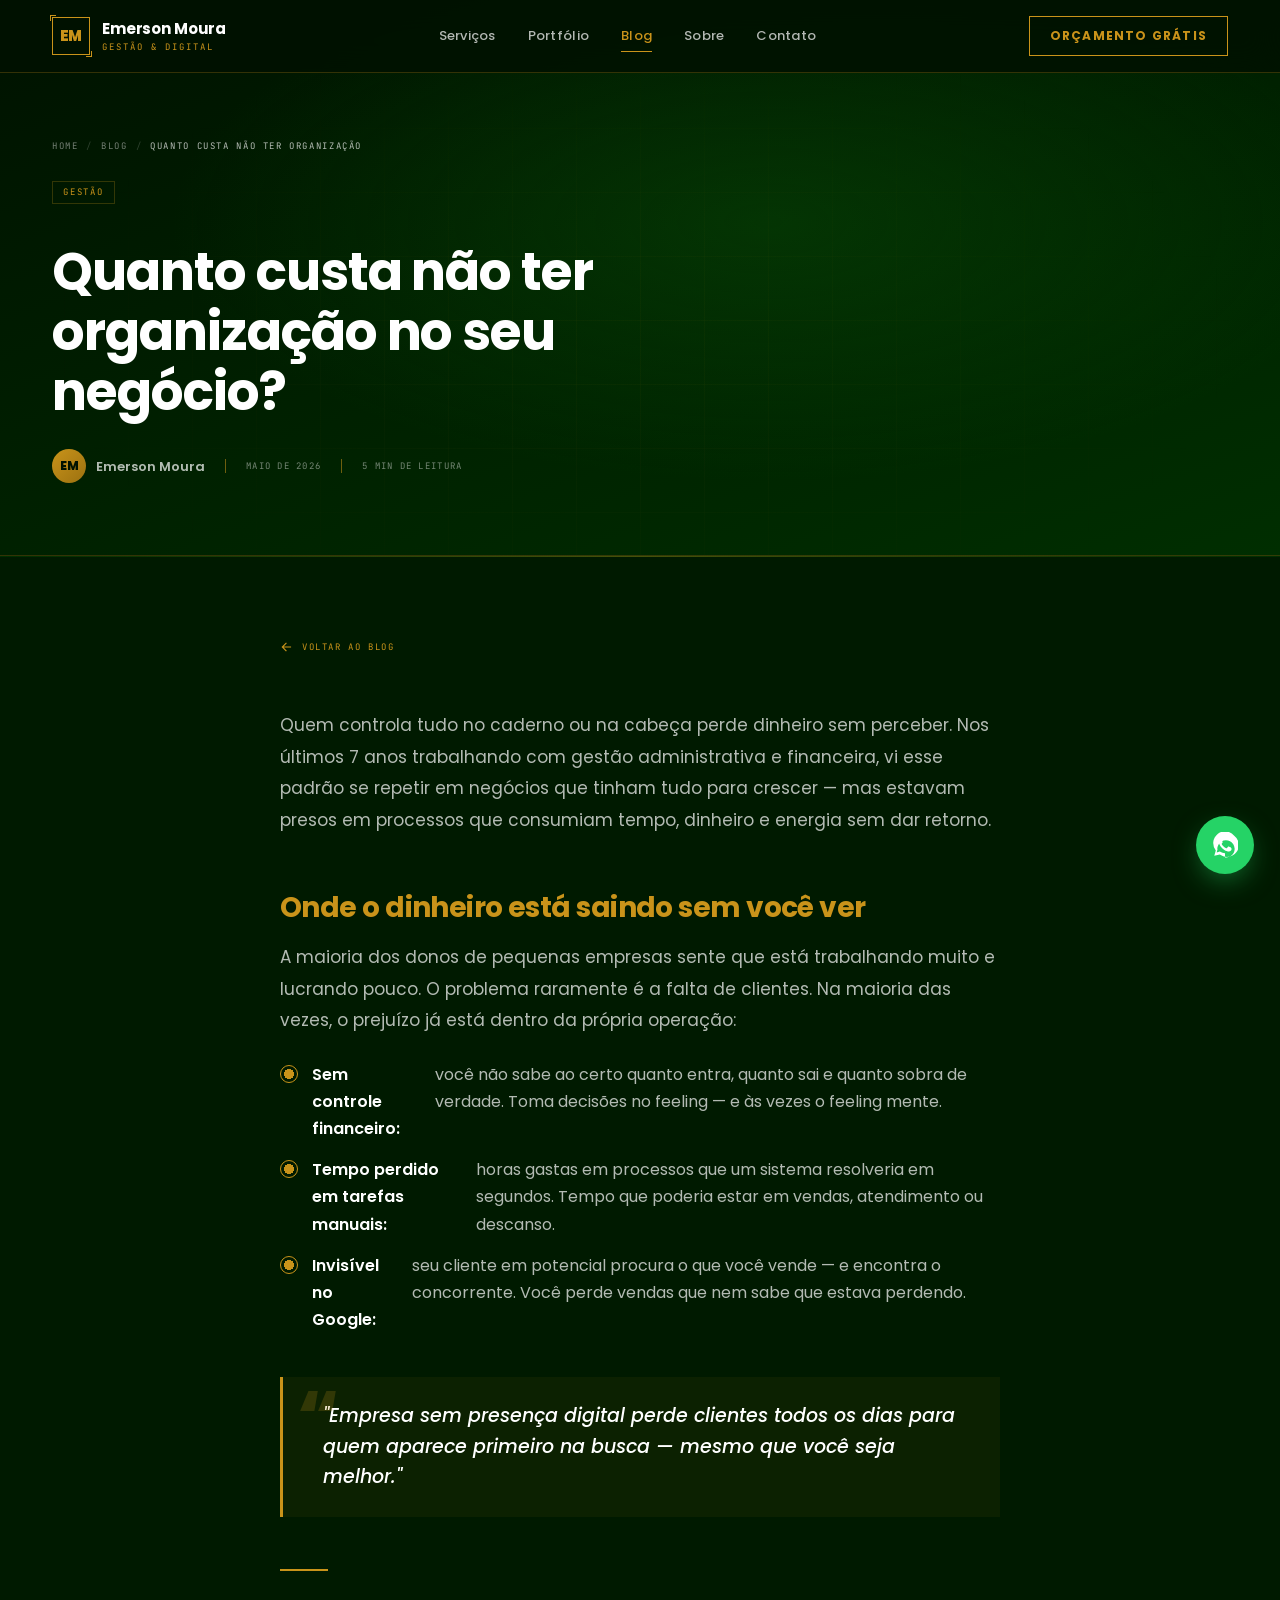
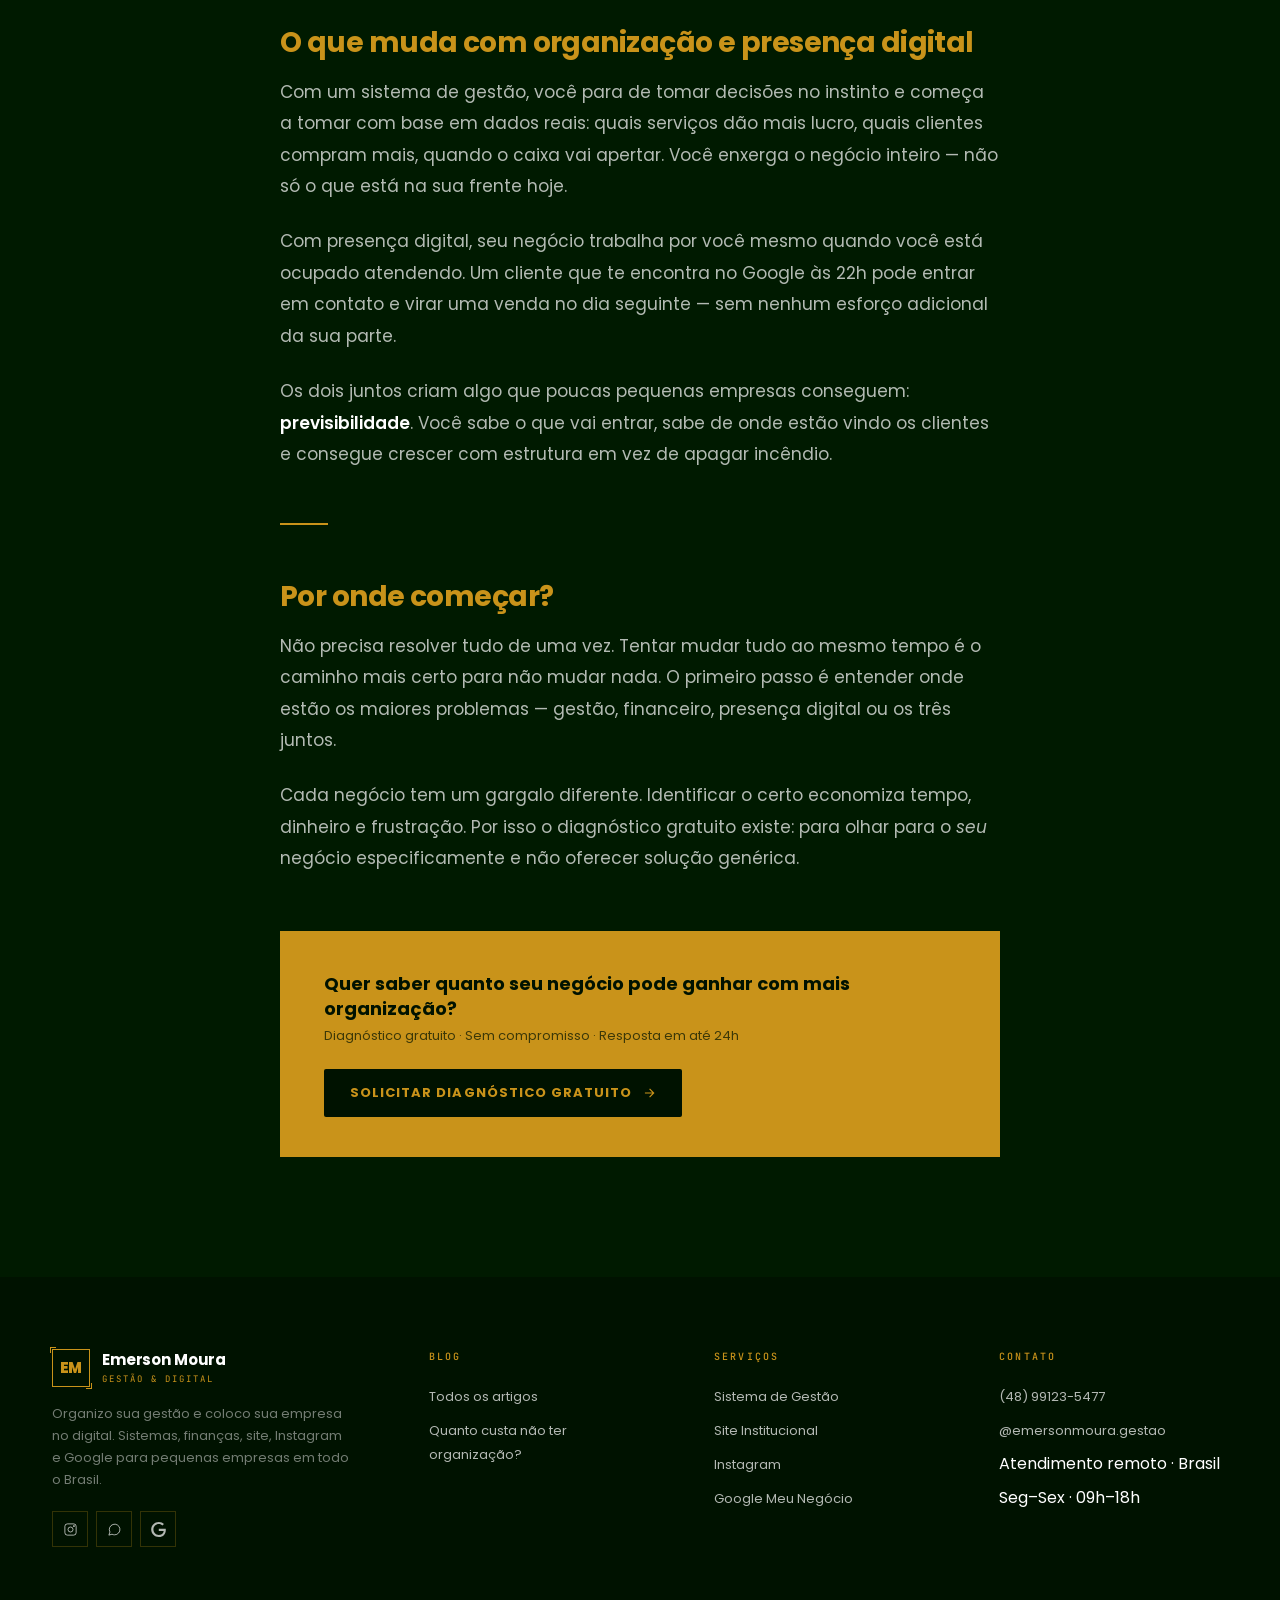
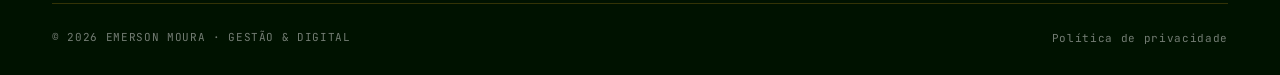
<file: blog/quanto-custa-nao-ter-organizacao/index.html>
<!DOCTYPE html>
<html lang="pt-BR">
<head>
<meta charset="UTF-8">
<meta name="viewport" content="width=device-width, initial-scale=1.0">
<title>Quanto custa não ter organização? | Emerson Moura</title>
<meta name="description" content="Quem controla tudo no caderno ou na cabeça perde dinheiro sem perceber. Veja onde o prejuízo aparece e como resolver.">
<link rel="canonical" href="https://www.emersonmouragestaoedigital.com.br/blog/quanto-custa-nao-ter-organizacao/">
<link rel="icon" type="image/svg+xml" href="/favicon.svg">
<!-- Open Graph -->
<meta property="og:title" content="Quanto custa não ter organização no seu negócio?">
<meta property="og:description" content="Quem controla tudo no caderno ou na cabeça perde dinheiro sem perceber. Veja onde o prejuízo aparece e como resolver.">
<meta property="og:type" content="article">
<meta property="og:url" content="https://www.emersonmouragestaoedigital.com.br/blog/quanto-custa-nao-ter-organizacao/">
<meta property="og:image" content="https://www.emersonmouragestaoedigital.com.br/og-social.jpg">
<meta property="og:image:type" content="image/jpeg">
<meta property="og:image:width" content="1200">
<meta property="og:image:height" content="630">
<meta property="og:locale" content="pt_BR">
<meta property="og:site_name" content="Emerson Moura | Gestão & Digital">
<!-- Twitter Cards -->
<meta name="twitter:card" content="summary_large_image">
<meta name="twitter:title" content="Quanto custa não ter organização no seu negócio?">
<meta name="twitter:description" content="Quem controla tudo no caderno ou na cabeça perde dinheiro sem perceber.">
<meta name="twitter:image" content="https://www.emersonmouragestaoedigital.com.br/og-cover-2.jpg">
<!-- Schema Article -->
<script type="application/ld+json">
{
  "@context": "https://schema.org",
  "@type": "Article",
  "headline": "Quanto custa não ter organização no seu negócio?",
  "author": { "@type": "Person", "name": "Emerson Moura", "url": "https://www.emersonmouragestaoedigital.com.br" },
  "datePublished": "2026-05-18",
  "publisher": {
    "@type": "Organization",
    "name": "Emerson Moura | Gestão & Digital",
    "url": "https://www.emersonmouragestaoedigital.com.br",
    "logo": { "@type": "ImageObject", "url": "https://www.emersonmouragestaoedigital.com.br/og-social.jpg" }
  },
  "image": "https://www.emersonmouragestaoedigital.com.br/og-social.jpg",
  "description": "Quem controla tudo no caderno ou na cabeça perde dinheiro sem perceber. Veja onde o prejuízo aparece e como resolver.",
  "url": "https://www.emersonmouragestaoedigital.com.br/blog/quanto-custa-nao-ter-organizacao/"
}
</script>
<!-- Schema BreadcrumbList -->
<script type="application/ld+json">
{
  "@context": "https://schema.org",
  "@type": "BreadcrumbList",
  "itemListElement": [
    { "@type": "ListItem", "position": 1, "name": "Home", "item": "https://www.emersonmouragestaoedigital.com.br/" },
    { "@type": "ListItem", "position": 2, "name": "Blog", "item": "https://www.emersonmouragestaoedigital.com.br/blog/" },
    { "@type": "ListItem", "position": 3, "name": "Quanto custa não ter organização?", "item": "https://www.emersonmouragestaoedigital.com.br/blog/quanto-custa-nao-ter-organizacao/" }
  ]
}
</script>
<link rel="preconnect" href="https://fonts.googleapis.com">
<link rel="preconnect" href="https://fonts.gstatic.com" crossorigin>
<link href="https://fonts.googleapis.com/css2?family=Poppins:wght@300;400;500;600;700;800&family=JetBrains+Mono:wght@400;500&display=swap" rel="stylesheet">
<link rel="stylesheet" href="../blog.css">
</head>
<body>

<!-- ─── Header ─── -->
<header>
  <div class="nav">
    <a href="/" class="brand" aria-label="Emerson Moura Gestão e Digital">
      <div class="brand-mark" aria-hidden="true">EM</div>
      <div class="brand-info">
        <div class="name">Emerson Moura</div>
        <div class="sub">Gestão &amp; Digital</div>
      </div>
    </a>
    <nav class="nav-links" aria-label="Navegação principal">
      <a href="/#servicos">Serviços</a>
      <a href="/#portfolio">Portfólio</a>
      <a href="/blog/" class="active">Blog</a>
      <a href="/#sobre">Sobre</a>
      <a href="/#contato">Contato</a>
    </nav>
    <a href="https://wa.me/5548991235477" class="nav-cta" target="_blank" rel="noopener">Orçamento grátis</a>
    <button class="hamburger" aria-label="Menu"><span></span><span></span></button>
  </div>
</header>

<!-- ─── Mobile Menu ─── -->
<div class="mobile-menu" id="mobileMenu">
  <nav>
    <a href="/#servicos">Serviços</a>
    <a href="/#portfolio">Portfólio</a>
    <a href="/blog/">Blog</a>
    <a href="/#sobre">Sobre</a>
    <a href="/#contato">Contato</a>
  </nav>
  <div class="mobile-menu-cta">
    <a href="https://wa.me/5548991235477" target="_blank" rel="noopener">Orçamento grátis</a>
  </div>
</div>

<!-- ─── Article Hero ─── -->
<section class="article-hero">
  <div class="article-hero-grid" aria-hidden="true"></div>
  <div class="container">
    <div class="article-hero-inner">

      <nav class="breadcrumb" aria-label="Localização">
        <a href="/">Home</a>
        <span class="bc-sep">/</span>
        <a href="/blog/">Blog</a>
        <span class="bc-sep">/</span>
        <span style="color:var(--white-70)">Quanto custa não ter organização</span>
      </nav>

      <span class="post-cat">Gestão</span>
      <h1>Quanto custa não ter organização no seu negócio?</h1>

      <div class="article-meta">
        <div class="meta-author">
          <div class="author-avatar">EM</div>
          <span class="meta-name">Emerson Moura</span>
        </div>
        <span class="meta-sep"></span>
        <span class="meta-item">Maio de 2026</span>
        <span class="meta-sep"></span>
        <span class="meta-item">5 min de leitura</span>
      </div>

    </div>
  </div>
</section>

<div class="sep"></div>

<!-- ─── Article Body ─── -->
<article class="article-body">
  <div class="container">
    <div class="article-inner">

      <a href="/blog/" class="back-link">
        <svg width="14" height="14" viewBox="0 0 24 24" fill="none" stroke="currentColor" stroke-width="2"><path d="M5 12h14M13 5l7 7-7 7"/></svg>
        Voltar ao blog
      </a>

      <p>
        Quem controla tudo no caderno ou na cabeça perde dinheiro sem perceber. Nos últimos 7 anos trabalhando com gestão administrativa e financeira, vi esse padrão se repetir em negócios que tinham tudo para crescer — mas estavam presos em processos que consumiam tempo, dinheiro e energia sem dar retorno.
      </p>

      <h2>Onde o dinheiro está saindo sem você ver</h2>

      <p>A maioria dos donos de pequenas empresas sente que está trabalhando muito e lucrando pouco. O problema raramente é a falta de clientes. Na maioria das vezes, o prejuízo já está dentro da própria operação:</p>

      <ul>
        <li>
          <strong>Sem controle financeiro:</strong> você não sabe ao certo quanto entra, quanto sai e quanto sobra de verdade. Toma decisões no feeling — e às vezes o feeling mente.
        </li>
        <li>
          <strong>Tempo perdido em tarefas manuais:</strong> horas gastas em processos que um sistema resolveria em segundos. Tempo que poderia estar em vendas, atendimento ou descanso.
        </li>
        <li>
          <strong>Invisível no Google:</strong> seu cliente em potencial procura o que você vende — e encontra o concorrente. Você perde vendas que nem sabe que estava perdendo.
        </li>
      </ul>

      <blockquote>
        <p>"Empresa sem presença digital perde clientes todos os dias para quem aparece primeiro na busca — mesmo que você seja melhor."</p>
      </blockquote>

      <div class="article-divider"></div>

      <h2>O que muda com organização e presença digital</h2>

      <p>
        Com um sistema de gestão, você para de tomar decisões no instinto e começa a tomar com base em dados reais: quais serviços dão mais lucro, quais clientes compram mais, quando o caixa vai apertar. Você enxerga o negócio inteiro — não só o que está na sua frente hoje.
      </p>

      <p>
        Com presença digital, seu negócio trabalha por você mesmo quando você está ocupado atendendo. Um cliente que te encontra no Google às 22h pode entrar em contato e virar uma venda no dia seguinte — sem nenhum esforço adicional da sua parte.
      </p>

      <p>
        Os dois juntos criam algo que poucas pequenas empresas conseguem: <strong>previsibilidade</strong>. Você sabe o que vai entrar, sabe de onde estão vindo os clientes e consegue crescer com estrutura em vez de apagar incêndio.
      </p>

      <div class="article-divider"></div>

      <h2>Por onde começar?</h2>

      <p>
        Não precisa resolver tudo de uma vez. Tentar mudar tudo ao mesmo tempo é o caminho mais certo para não mudar nada. O primeiro passo é entender onde estão os maiores problemas — gestão, financeiro, presença digital ou os três juntos.
      </p>

      <p>
        Cada negócio tem um gargalo diferente. Identificar o certo economiza tempo, dinheiro e frustração. Por isso o diagnóstico gratuito existe: para olhar para o <em>seu</em> negócio especificamente e não oferecer solução genérica.
      </p>

      <div class="article-cta">
        <div class="cta-text">
          <p>
            Quer saber quanto seu negócio pode ganhar com mais organização?
            <span>Diagnóstico gratuito · Sem compromisso · Resposta em até 24h</span>
          </p>
        </div>
        <a href="https://wa.me/5548991235477" class="btn btn-dark" target="_blank" rel="noopener">
          Solicitar diagnóstico gratuito
          <svg class="btn-arrow" width="14" height="14" viewBox="0 0 24 24" fill="none" stroke="currentColor" stroke-width="2"><path d="M5 12h14M13 5l7 7-7 7"/></svg>
        </a>
      </div>

    </div>
  </div>
</article>

<!-- ─── Footer ─── -->
<footer>
  <div class="container">
    <div class="footer-grid">
      <div class="footer-brand">
        <a href="/" class="brand">
          <div class="brand-mark">EM</div>
          <div class="brand-info">
            <div class="name">Emerson Moura</div>
            <div class="sub">Gestão &amp; Digital</div>
          </div>
        </a>
        <p>Organizo sua gestão e coloco sua empresa no digital. Sistemas, finanças, site, Instagram e Google para pequenas empresas em todo o Brasil.</p>
        <div class="footer-socials">
          <a href="https://instagram.com/emersonmoura.gestao" class="social-btn" aria-label="Instagram" target="_blank" rel="noopener">
            <svg width="15" height="15" viewBox="0 0 24 24" fill="none" stroke="currentColor" stroke-width="1.5"><rect x="3" y="3" width="18" height="18" rx="4"/><circle cx="12" cy="12" r="4"/><circle cx="17.5" cy="6.5" r=".8" fill="currentColor"/></svg>
          </a>
          <a href="https://wa.me/5548991235477" class="social-btn" aria-label="WhatsApp" target="_blank" rel="noopener">
            <svg width="15" height="15" viewBox="0 0 24 24" fill="none" stroke="currentColor" stroke-width="1.5"><path d="M3 21l1.7-5A8.5 8.5 0 1112 20.5a8.4 8.4 0 01-4-1L3 21z"/></svg>
          </a>
          <a href="https://share.google/VJJjnuDrq6SIVjUGB" class="social-btn" aria-label="Google Meu Negócio" target="_blank" rel="noopener">
            <svg width="15" height="15" viewBox="0 0 24 24" fill="currentColor"><path d="M12.48 10.92v3.28h7.84c-.24 1.84-.853 3.187-1.787 4.133-1.147 1.147-2.933 2.4-6.053 2.4-4.827 0-8.6-3.893-8.6-8.72s3.773-8.72 8.6-8.72c2.6 0 4.507 1.027 5.907 2.347l2.307-2.307C18.747 1.44 16.133 0 12.48 0 5.867 0 .307 5.387.307 12s5.56 12 12.173 12c3.573 0 6.267-1.173 8.373-3.36 2.16-2.16 2.84-5.213 2.84-7.667 0-.76-.053-1.467-.173-2.053H12.48z"/></svg>
          </a>
        </div>
      </div>

      <div class="footer-col">
        <h5>Blog</h5>
        <ul>
          <li><a href="/blog/">Todos os artigos</a></li>
          <li><a href="/blog/quanto-custa-nao-ter-organizacao/">Quanto custa não ter organização?</a></li>
        </ul>
      </div>

      <div class="footer-col">
        <h5>Serviços</h5>
        <ul>
          <li><a href="/#servicos">Sistema de Gestão</a></li>
          <li><a href="/#servicos">Site Institucional</a></li>
          <li><a href="/#servicos">Instagram</a></li>
          <li><a href="/#servicos">Google Meu Negócio</a></li>
        </ul>
      </div>

      <div class="footer-col">
        <h5>Contato</h5>
        <ul>
          <li><a href="https://wa.me/5548991235477">(48) 99123-5477</a></li>
          <li><a href="https://instagram.com/emersonmoura.gestao">@emersonmoura.gestao</a></li>
          <li>Atendimento remoto · Brasil</li>
          <li>Seg–Sex · 09h–18h</li>
        </ul>
      </div>
    </div>

    <div class="footer-bottom">
      <p>© 2026 EMERSON MOURA · GESTÃO &amp; DIGITAL</p>
      <div class="footer-meta">
        <a href="/">Política de privacidade</a>
      </div>
    </div>
  </div>
</footer>

<!-- WhatsApp float -->
<a href="https://wa.me/5548991235477" class="wa-float" aria-label="Falar no WhatsApp" target="_blank" rel="noopener">
  <svg width="26" height="26" viewBox="0 0 24 24" fill="currentColor">
    <path d="M17.5 14.4c-.3-.2-1.8-.9-2-1-.3-.1-.5-.2-.7.2-.2.3-.8 1-1 1.2-.2.2-.4.2-.7.1-.3-.2-1.3-.5-2.4-1.5-.9-.8-1.5-1.8-1.7-2.1-.2-.3 0-.5.1-.6.1-.1.3-.4.4-.5.1-.2.2-.3.3-.5.1-.2 0-.4 0-.5l-.7-1.7c-.2-.5-.4-.4-.5-.4h-.5c-.2 0-.5.1-.7.3-.3.3-1 1-1 2.4s1 2.8 1.2 3c.1.2 2 3.1 4.9 4.4.7.3 1.2.4 1.6.6.7.2 1.3.2 1.8.1.5-.1 1.7-.7 2-1.4.2-.7.2-1.2.1-1.4-.1-.1-.3-.2-.5-.4z"/>
    <path d="M20.5 3.5A10 10 0 003.5 17l-1.4 5 5.1-1.3a10 10 0 0013.3-17.2zM12 19.5c-1.6 0-3.1-.4-4.4-1.2l-.3-.2-3 .8.8-3-.2-.3a8 8 0 1112.5 6.6 8 8 0 01-5.4 1.3z"/>
  </svg>
</a>

<script>
const header = document.querySelector('header');
window.addEventListener('scroll', () => {
  header.style.background = window.scrollY > 30 ? 'rgba(0,12,0,0.96)' : 'rgba(0,18,0,0.88)';
});

const hamburger = document.querySelector('.hamburger');
const mobileMenu = document.getElementById('mobileMenu');
hamburger.addEventListener('click', () => {
  hamburger.classList.toggle('open');
  mobileMenu.classList.toggle('open');
  document.body.style.overflow = mobileMenu.classList.contains('open') ? 'hidden' : '';
});
mobileMenu.querySelectorAll('a').forEach(link => {
  link.addEventListener('click', () => {
    hamburger.classList.remove('open');
    mobileMenu.classList.remove('open');
    document.body.style.overflow = '';
  });
});
</script>
</body>
</html>
</file>
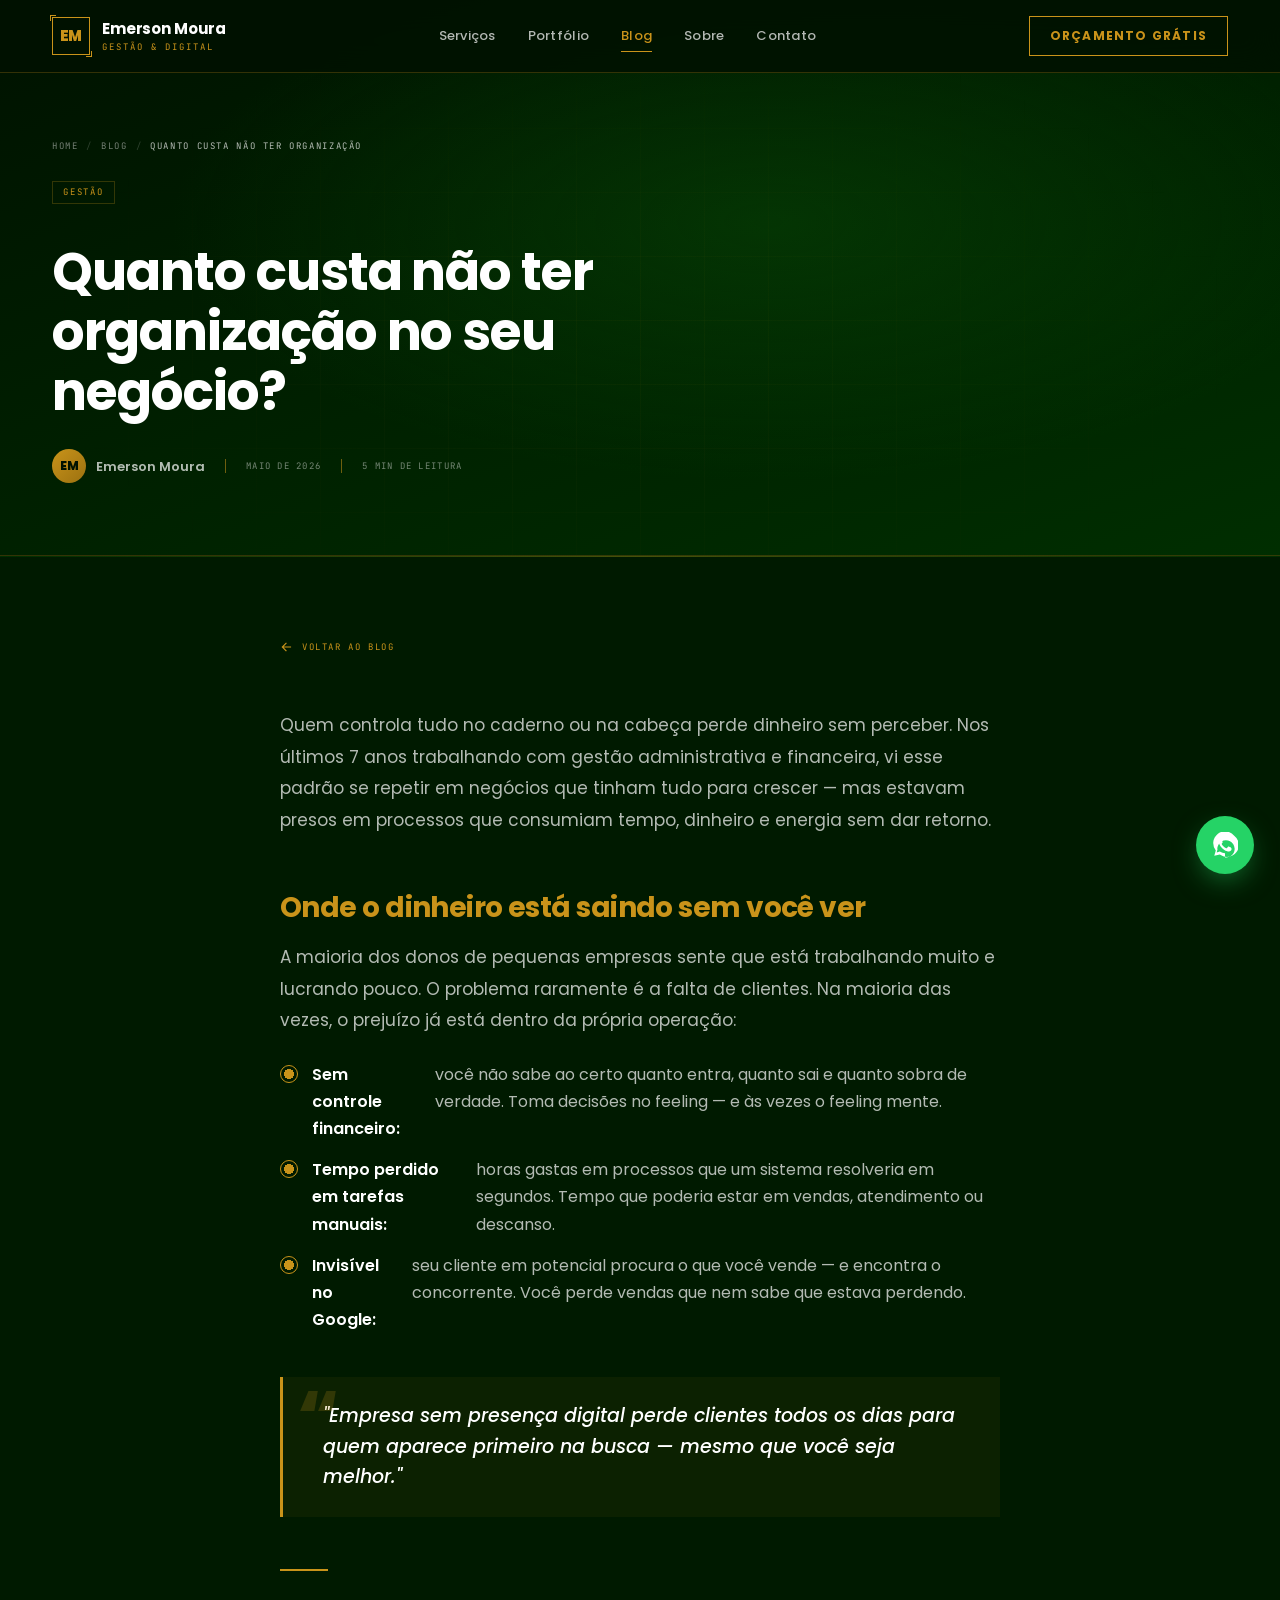
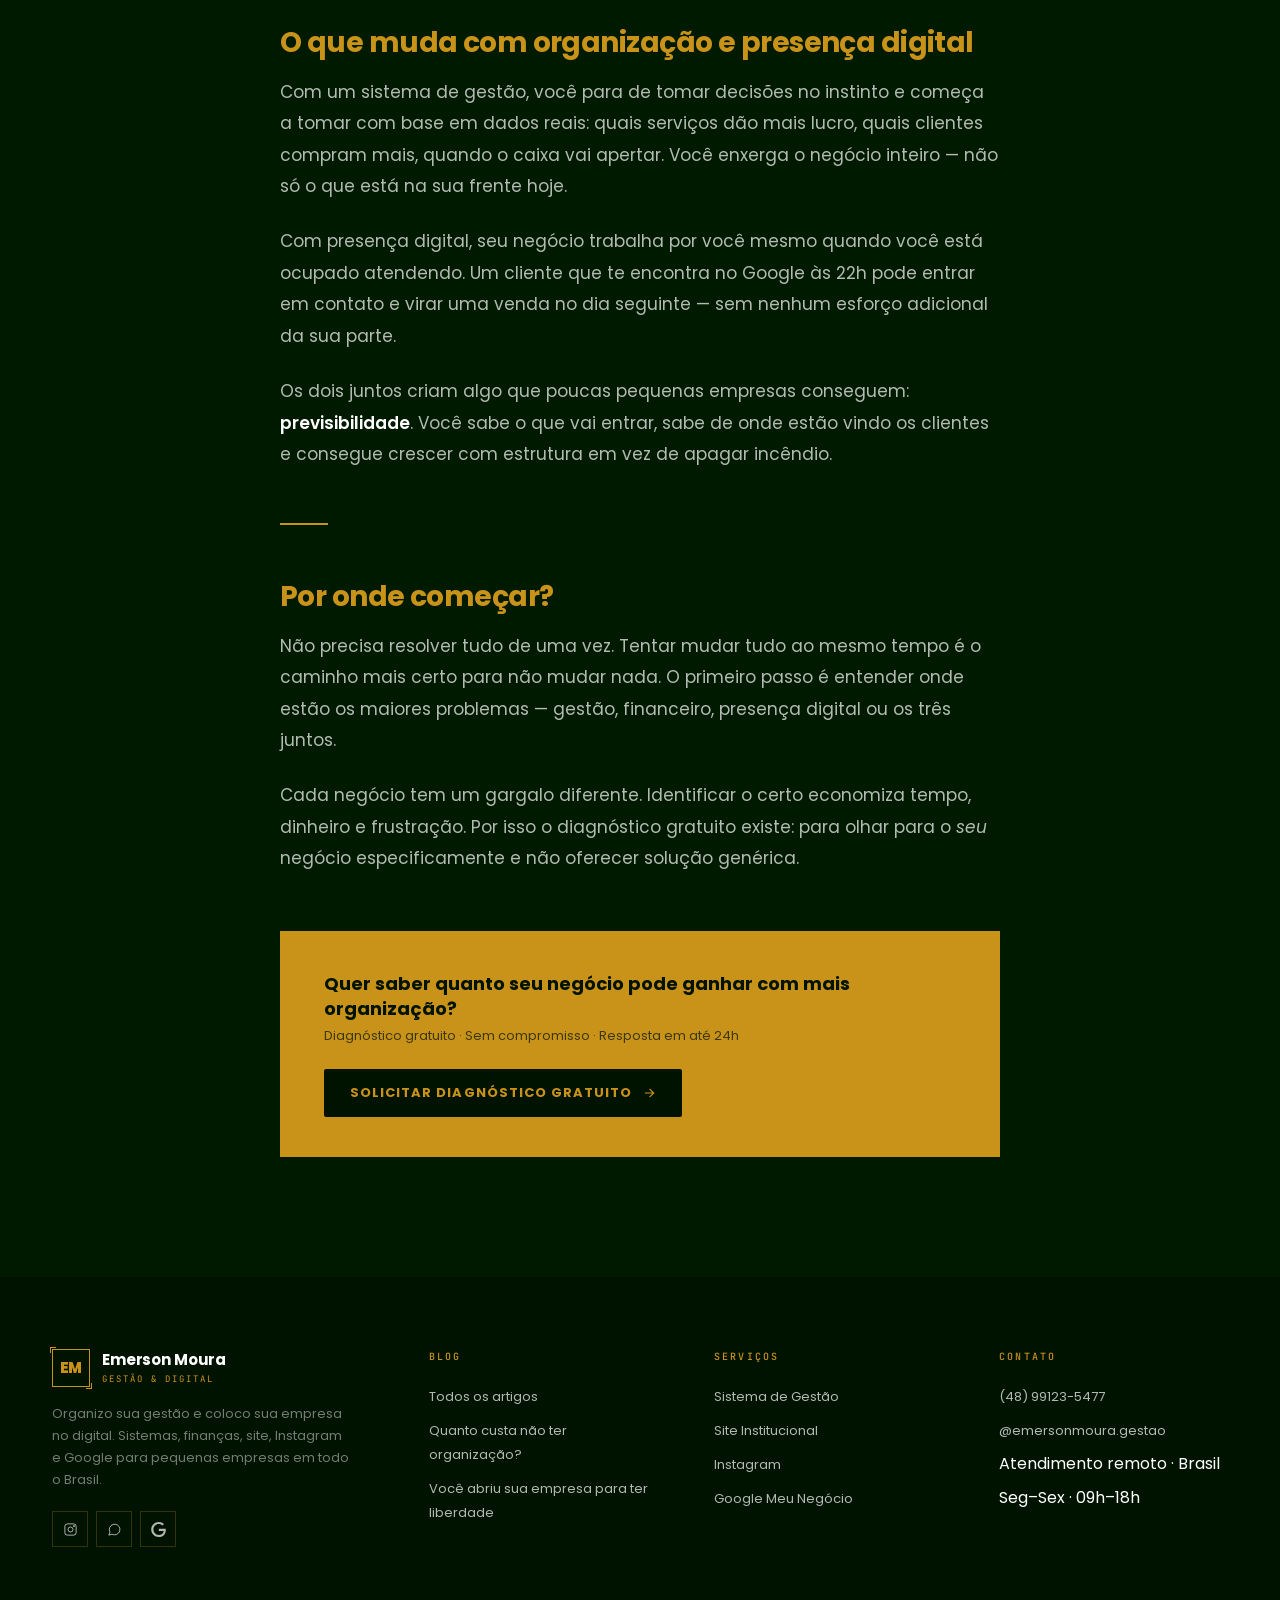
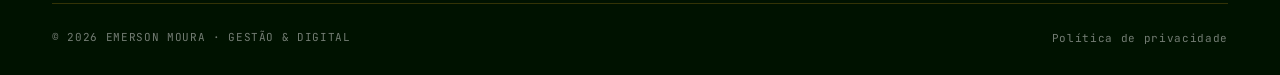
<file: site-emerson/blog/quanto-custa-nao-ter-organizacao/index.html>
<!DOCTYPE html>
<html lang="pt-BR">
<head>
<meta charset="UTF-8">
<meta name="viewport" content="width=device-width, initial-scale=1.0">
<title>Quanto custa não ter organização? | Emerson Moura</title>
<meta name="description" content="Quem controla tudo no caderno ou na cabeça perde dinheiro sem perceber. Veja onde o prejuízo aparece e como resolver.">
<link rel="canonical" href="https://www.emersonmouragestaoedigital.com.br/blog/quanto-custa-nao-ter-organizacao/">
<link rel="icon" type="image/svg+xml" href="/favicon.svg">
<!-- Open Graph -->
<meta property="og:title" content="Quanto custa não ter organização no seu negócio?">
<meta property="og:description" content="Quem controla tudo no caderno ou na cabeça perde dinheiro sem perceber. Veja onde o prejuízo aparece e como resolver.">
<meta property="og:type" content="article">
<meta property="og:url" content="https://www.emersonmouragestaoedigital.com.br/blog/quanto-custa-nao-ter-organizacao/">
<meta property="og:image" content="https://www.emersonmouragestaoedigital.com.br/og-social.jpg">
<meta property="og:image:type" content="image/jpeg">
<meta property="og:image:width" content="1200">
<meta property="og:image:height" content="630">
<meta property="og:locale" content="pt_BR">
<meta property="og:site_name" content="Emerson Moura | Gestão & Digital">
<!-- Twitter Cards -->
<meta name="twitter:card" content="summary_large_image">
<meta name="twitter:title" content="Quanto custa não ter organização no seu negócio?">
<meta name="twitter:description" content="Quem controla tudo no caderno ou na cabeça perde dinheiro sem perceber.">
<meta name="twitter:image" content="https://www.emersonmouragestaoedigital.com.br/og-cover-2.jpg">
<!-- Schema Article -->
<script type="application/ld+json">
{
  "@context": "https://schema.org",
  "@type": "Article",
  "headline": "Quanto custa não ter organização no seu negócio?",
  "author": { "@type": "Person", "name": "Emerson Moura", "url": "https://www.emersonmouragestaoedigital.com.br" },
  "datePublished": "2026-05-18",
  "publisher": {
    "@type": "Organization",
    "name": "Emerson Moura | Gestão & Digital",
    "url": "https://www.emersonmouragestaoedigital.com.br",
    "logo": { "@type": "ImageObject", "url": "https://www.emersonmouragestaoedigital.com.br/og-social.jpg" }
  },
  "image": "https://www.emersonmouragestaoedigital.com.br/og-social.jpg",
  "description": "Quem controla tudo no caderno ou na cabeça perde dinheiro sem perceber. Veja onde o prejuízo aparece e como resolver.",
  "url": "https://www.emersonmouragestaoedigital.com.br/blog/quanto-custa-nao-ter-organizacao/"
}
</script>
<!-- Schema BreadcrumbList -->
<script type="application/ld+json">
{
  "@context": "https://schema.org",
  "@type": "BreadcrumbList",
  "itemListElement": [
    { "@type": "ListItem", "position": 1, "name": "Home", "item": "https://www.emersonmouragestaoedigital.com.br/" },
    { "@type": "ListItem", "position": 2, "name": "Blog", "item": "https://www.emersonmouragestaoedigital.com.br/blog/" },
    { "@type": "ListItem", "position": 3, "name": "Quanto custa não ter organização?", "item": "https://www.emersonmouragestaoedigital.com.br/blog/quanto-custa-nao-ter-organizacao/" }
  ]
}
</script>
<link rel="preconnect" href="https://fonts.googleapis.com">
<link rel="preconnect" href="https://fonts.gstatic.com" crossorigin>
<link href="https://fonts.googleapis.com/css2?family=Poppins:wght@300;400;500;600;700;800&family=JetBrains+Mono:wght@400;500&display=swap" rel="stylesheet">
<link rel="stylesheet" href="../blog.css">
</head>
<body>

<!-- ─── Header ─── -->
<header>
  <div class="nav">
    <a href="/" class="brand" aria-label="Emerson Moura Gestão e Digital">
      <div class="brand-mark" aria-hidden="true">EM</div>
      <div class="brand-info">
        <div class="name">Emerson Moura</div>
        <div class="sub">Gestão &amp; Digital</div>
      </div>
    </a>
    <nav class="nav-links" aria-label="Navegação principal">
      <a href="/#servicos">Serviços</a>
      <a href="/#portfolio">Portfólio</a>
      <a href="/blog/" class="active">Blog</a>
      <a href="/#sobre">Sobre</a>
      <a href="/#contato">Contato</a>
    </nav>
    <a href="https://wa.me/5548991235477" class="nav-cta" target="_blank" rel="noopener">Orçamento grátis</a>
    <button class="hamburger" aria-label="Menu"><span></span><span></span></button>
  </div>
</header>

<!-- ─── Mobile Menu ─── -->
<div class="mobile-menu" id="mobileMenu">
  <nav>
    <a href="/#servicos">Serviços</a>
    <a href="/#portfolio">Portfólio</a>
    <a href="/blog/">Blog</a>
    <a href="/#sobre">Sobre</a>
    <a href="/#contato">Contato</a>
  </nav>
  <div class="mobile-menu-cta">
    <a href="https://wa.me/5548991235477" target="_blank" rel="noopener">Orçamento grátis</a>
  </div>
</div>

<!-- ─── Article Hero ─── -->
<section class="article-hero">
  <div class="article-hero-grid" aria-hidden="true"></div>
  <div class="container">
    <div class="article-hero-inner">

      <nav class="breadcrumb" aria-label="Localização">
        <a href="/">Home</a>
        <span class="bc-sep">/</span>
        <a href="/blog/">Blog</a>
        <span class="bc-sep">/</span>
        <span style="color:var(--white-70)">Quanto custa não ter organização</span>
      </nav>

      <span class="post-cat">Gestão</span>
      <h1>Quanto custa não ter organização no seu negócio?</h1>

      <div class="article-meta">
        <div class="meta-author">
          <div class="author-avatar">EM</div>
          <span class="meta-name">Emerson Moura</span>
        </div>
        <span class="meta-sep"></span>
        <span class="meta-item">Maio de 2026</span>
        <span class="meta-sep"></span>
        <span class="meta-item">5 min de leitura</span>
      </div>

    </div>
  </div>
</section>

<div class="sep"></div>

<!-- ─── Article Body ─── -->
<article class="article-body">
  <div class="container">
    <div class="article-inner">

      <a href="/blog/" class="back-link">
        <svg width="14" height="14" viewBox="0 0 24 24" fill="none" stroke="currentColor" stroke-width="2"><path d="M5 12h14M13 5l7 7-7 7"/></svg>
        Voltar ao blog
      </a>

      <p>
        Quem controla tudo no caderno ou na cabeça perde dinheiro sem perceber. Nos últimos 7 anos trabalhando com gestão administrativa e financeira, vi esse padrão se repetir em negócios que tinham tudo para crescer — mas estavam presos em processos que consumiam tempo, dinheiro e energia sem dar retorno.
      </p>

      <h2>Onde o dinheiro está saindo sem você ver</h2>

      <p>A maioria dos donos de pequenas empresas sente que está trabalhando muito e lucrando pouco. O problema raramente é a falta de clientes. Na maioria das vezes, o prejuízo já está dentro da própria operação:</p>

      <ul>
        <li>
          <strong>Sem controle financeiro:</strong> você não sabe ao certo quanto entra, quanto sai e quanto sobra de verdade. Toma decisões no feeling — e às vezes o feeling mente.
        </li>
        <li>
          <strong>Tempo perdido em tarefas manuais:</strong> horas gastas em processos que um sistema resolveria em segundos. Tempo que poderia estar em vendas, atendimento ou descanso.
        </li>
        <li>
          <strong>Invisível no Google:</strong> seu cliente em potencial procura o que você vende — e encontra o concorrente. Você perde vendas que nem sabe que estava perdendo.
        </li>
      </ul>

      <blockquote>
        <p>"Empresa sem presença digital perde clientes todos os dias para quem aparece primeiro na busca — mesmo que você seja melhor."</p>
      </blockquote>

      <div class="article-divider"></div>

      <h2>O que muda com organização e presença digital</h2>

      <p>
        Com um sistema de gestão, você para de tomar decisões no instinto e começa a tomar com base em dados reais: quais serviços dão mais lucro, quais clientes compram mais, quando o caixa vai apertar. Você enxerga o negócio inteiro — não só o que está na sua frente hoje.
      </p>

      <p>
        Com presença digital, seu negócio trabalha por você mesmo quando você está ocupado atendendo. Um cliente que te encontra no Google às 22h pode entrar em contato e virar uma venda no dia seguinte — sem nenhum esforço adicional da sua parte.
      </p>

      <p>
        Os dois juntos criam algo que poucas pequenas empresas conseguem: <strong>previsibilidade</strong>. Você sabe o que vai entrar, sabe de onde estão vindo os clientes e consegue crescer com estrutura em vez de apagar incêndio.
      </p>

      <div class="article-divider"></div>

      <h2>Por onde começar?</h2>

      <p>
        Não precisa resolver tudo de uma vez. Tentar mudar tudo ao mesmo tempo é o caminho mais certo para não mudar nada. O primeiro passo é entender onde estão os maiores problemas — gestão, financeiro, presença digital ou os três juntos.
      </p>

      <p>
        Cada negócio tem um gargalo diferente. Identificar o certo economiza tempo, dinheiro e frustração. Por isso o diagnóstico gratuito existe: para olhar para o <em>seu</em> negócio especificamente e não oferecer solução genérica.
      </p>

      <div class="article-cta">
        <div class="cta-text">
          <p>
            Quer saber quanto seu negócio pode ganhar com mais organização?
            <span>Diagnóstico gratuito · Sem compromisso · Resposta em até 24h</span>
          </p>
        </div>
        <a href="https://wa.me/5548991235477" class="btn btn-dark" target="_blank" rel="noopener">
          Solicitar diagnóstico gratuito
          <svg class="btn-arrow" width="14" height="14" viewBox="0 0 24 24" fill="none" stroke="currentColor" stroke-width="2"><path d="M5 12h14M13 5l7 7-7 7"/></svg>
        </a>
      </div>

    </div>
  </div>
</article>

<!-- ─── Footer ─── -->
<footer>
  <div class="container">
    <div class="footer-grid">
      <div class="footer-brand">
        <a href="/" class="brand">
          <div class="brand-mark">EM</div>
          <div class="brand-info">
            <div class="name">Emerson Moura</div>
            <div class="sub">Gestão &amp; Digital</div>
          </div>
        </a>
        <p>Organizo sua gestão e coloco sua empresa no digital. Sistemas, finanças, site, Instagram e Google para pequenas empresas em todo o Brasil.</p>
        <div class="footer-socials">
          <a href="https://instagram.com/emersonmoura.gestao" class="social-btn" aria-label="Instagram" target="_blank" rel="noopener">
            <svg width="15" height="15" viewBox="0 0 24 24" fill="none" stroke="currentColor" stroke-width="1.5"><rect x="3" y="3" width="18" height="18" rx="4"/><circle cx="12" cy="12" r="4"/><circle cx="17.5" cy="6.5" r=".8" fill="currentColor"/></svg>
          </a>
          <a href="https://wa.me/5548991235477" class="social-btn" aria-label="WhatsApp" target="_blank" rel="noopener">
            <svg width="15" height="15" viewBox="0 0 24 24" fill="none" stroke="currentColor" stroke-width="1.5"><path d="M3 21l1.7-5A8.5 8.5 0 1112 20.5a8.4 8.4 0 01-4-1L3 21z"/></svg>
          </a>
          <a href="https://share.google/VJJjnuDrq6SIVjUGB" class="social-btn" aria-label="Google Meu Negócio" target="_blank" rel="noopener">
            <svg width="15" height="15" viewBox="0 0 24 24" fill="currentColor"><path d="M12.48 10.92v3.28h7.84c-.24 1.84-.853 3.187-1.787 4.133-1.147 1.147-2.933 2.4-6.053 2.4-4.827 0-8.6-3.893-8.6-8.72s3.773-8.72 8.6-8.72c2.6 0 4.507 1.027 5.907 2.347l2.307-2.307C18.747 1.44 16.133 0 12.48 0 5.867 0 .307 5.387.307 12s5.56 12 12.173 12c3.573 0 6.267-1.173 8.373-3.36 2.16-2.16 2.84-5.213 2.84-7.667 0-.76-.053-1.467-.173-2.053H12.48z"/></svg>
          </a>
        </div>
      </div>

      <div class="footer-col">
        <h5>Blog</h5>
        <ul>
          <li><a href="/blog/">Todos os artigos</a></li>
          <li><a href="/blog/quanto-custa-nao-ter-organizacao/">Quanto custa não ter organização?</a></li>
          <li><a href="/blog/abriu-empresa-para-ter-liberdade/">Você abriu sua empresa para ter liberdade</a></li>
        </ul>
      </div>

      <div class="footer-col">
        <h5>Serviços</h5>
        <ul>
          <li><a href="/#servicos">Sistema de Gestão</a></li>
          <li><a href="/#servicos">Site Institucional</a></li>
          <li><a href="/#servicos">Instagram</a></li>
          <li><a href="/#servicos">Google Meu Negócio</a></li>
        </ul>
      </div>

      <div class="footer-col">
        <h5>Contato</h5>
        <ul>
          <li><a href="https://wa.me/5548991235477">(48) 99123-5477</a></li>
          <li><a href="https://instagram.com/emersonmoura.gestao">@emersonmoura.gestao</a></li>
          <li>Atendimento remoto · Brasil</li>
          <li>Seg–Sex · 09h–18h</li>
        </ul>
      </div>
    </div>

    <div class="footer-bottom">
      <p>© 2026 EMERSON MOURA · GESTÃO &amp; DIGITAL</p>
      <div class="footer-meta">
        <a href="/">Política de privacidade</a>
      </div>
    </div>
  </div>
</footer>

<!-- WhatsApp float -->
<a href="https://wa.me/5548991235477" class="wa-float" aria-label="Falar no WhatsApp" target="_blank" rel="noopener">
  <svg width="26" height="26" viewBox="0 0 24 24" fill="currentColor">
    <path d="M17.5 14.4c-.3-.2-1.8-.9-2-1-.3-.1-.5-.2-.7.2-.2.3-.8 1-1 1.2-.2.2-.4.2-.7.1-.3-.2-1.3-.5-2.4-1.5-.9-.8-1.5-1.8-1.7-2.1-.2-.3 0-.5.1-.6.1-.1.3-.4.4-.5.1-.2.2-.3.3-.5.1-.2 0-.4 0-.5l-.7-1.7c-.2-.5-.4-.4-.5-.4h-.5c-.2 0-.5.1-.7.3-.3.3-1 1-1 2.4s1 2.8 1.2 3c.1.2 2 3.1 4.9 4.4.7.3 1.2.4 1.6.6.7.2 1.3.2 1.8.1.5-.1 1.7-.7 2-1.4.2-.7.2-1.2.1-1.4-.1-.1-.3-.2-.5-.4z"/>
    <path d="M20.5 3.5A10 10 0 003.5 17l-1.4 5 5.1-1.3a10 10 0 0013.3-17.2zM12 19.5c-1.6 0-3.1-.4-4.4-1.2l-.3-.2-3 .8.8-3-.2-.3a8 8 0 1112.5 6.6 8 8 0 01-5.4 1.3z"/>
  </svg>
</a>

<script>
const header = document.querySelector('header');
window.addEventListener('scroll', () => {
  header.style.background = window.scrollY > 30 ? 'rgba(0,12,0,0.96)' : 'rgba(0,18,0,0.88)';
});

const hamburger = document.querySelector('.hamburger');
const mobileMenu = document.getElementById('mobileMenu');
hamburger.addEventListener('click', () => {
  hamburger.classList.toggle('open');
  mobileMenu.classList.toggle('open');
  document.body.style.overflow = mobileMenu.classList.contains('open') ? 'hidden' : '';
});
mobileMenu.querySelectorAll('a').forEach(link => {
  link.addEventListener('click', () => {
    hamburger.classList.remove('open');
    mobileMenu.classList.remove('open');
    document.body.style.overflow = '';
  });
});
</script>
</body>
</html>
</file>
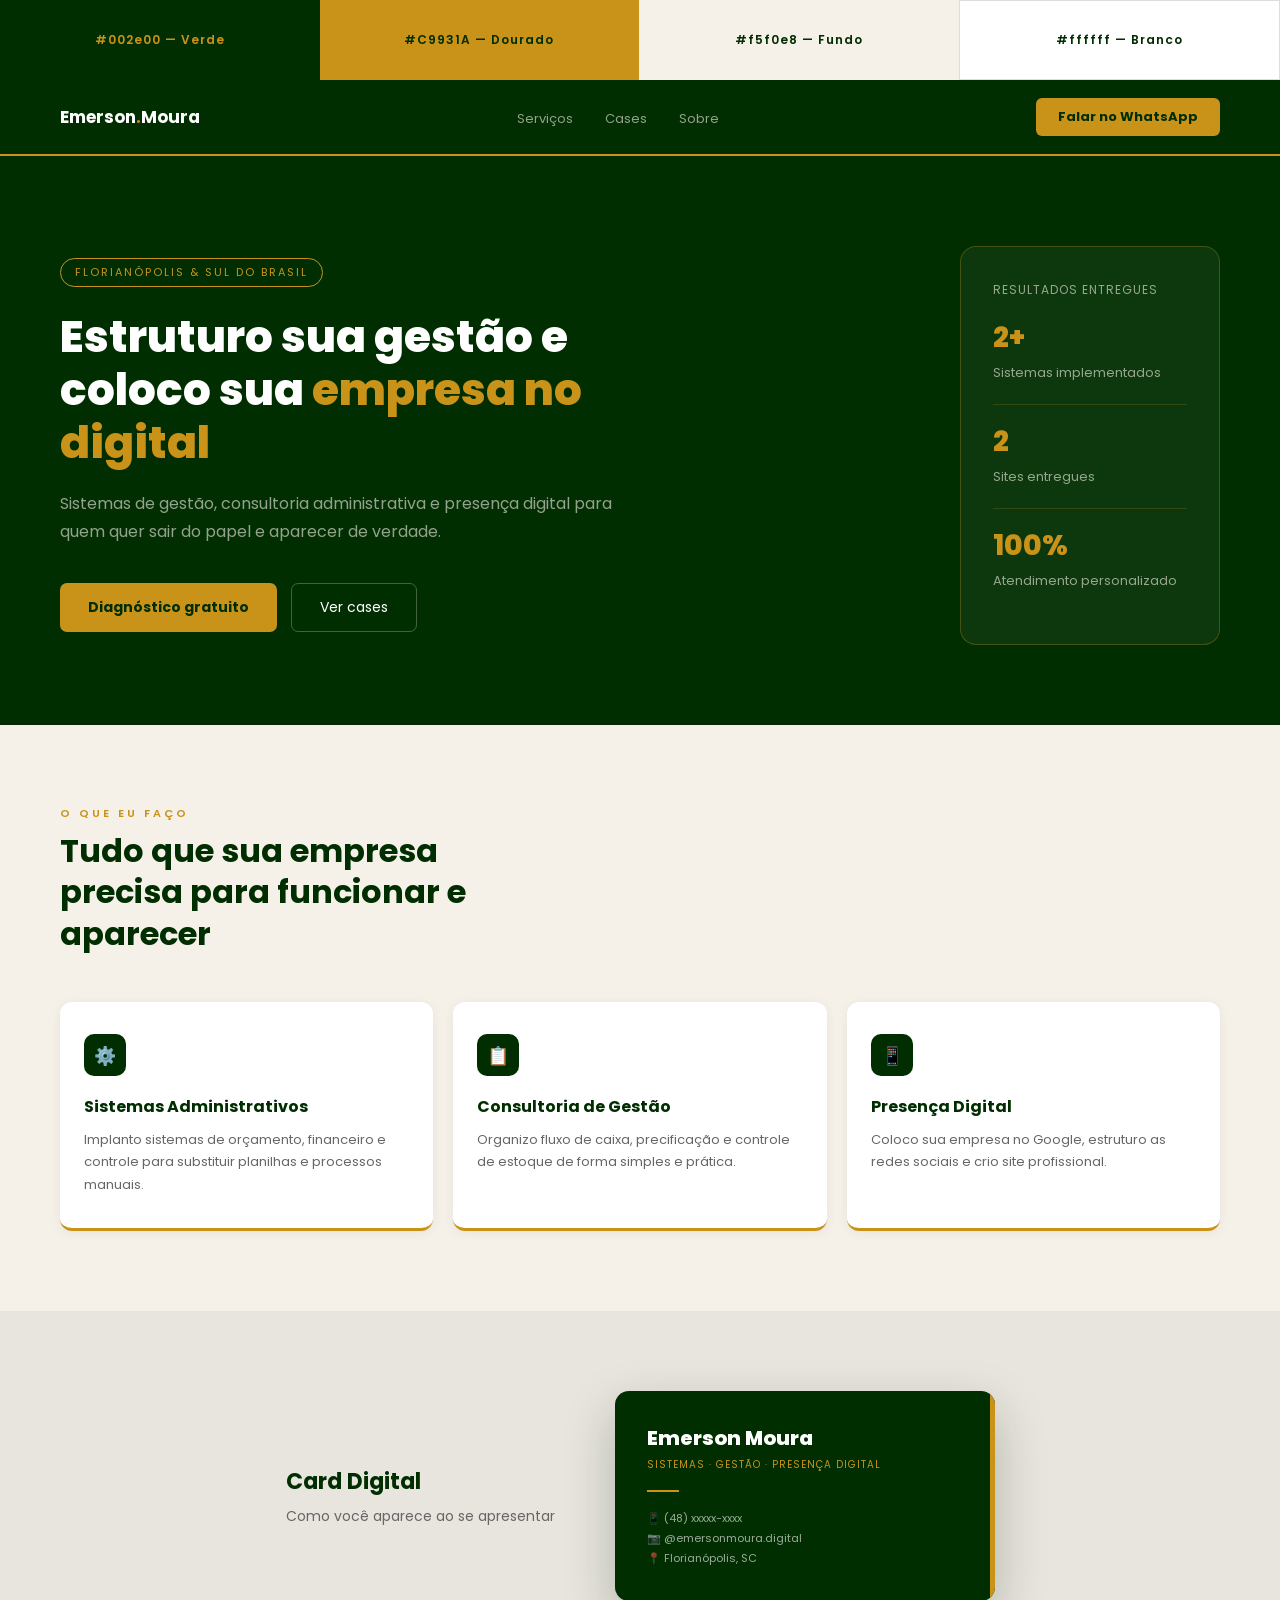
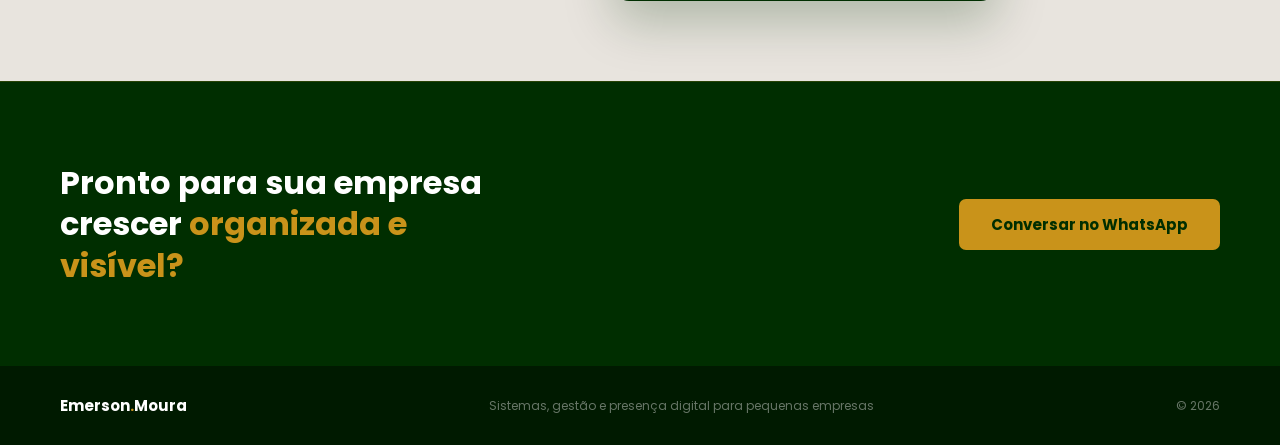
<file: site-emerson/paleta-cores.html>
<!DOCTYPE html>
<html lang="pt-BR">
<head>
  <meta charset="UTF-8">
  <meta name="viewport" content="width=device-width, initial-scale=1.0">
  <title>Emerson Moura — Identidade Visual</title>
  <link href="https://fonts.googleapis.com/css2?family=Poppins:wght@300;400;500;600;700;800&display=swap" rel="stylesheet">
  <style>
    * { margin: 0; padding: 0; box-sizing: border-box; }

    :root {
      --verde:   #002e00;
      --dourado: #C9931A;
      --claro:   #f5f0e8;
      --suave:   rgba(245, 240, 232, 0.6);
    }

    body { font-family: 'Poppins', sans-serif; background: #f0ede8; }

    /* ── PALETA ── */
    .swatches {
      display: flex;
      height: 80px;
    }
    .swatch {
      flex: 1;
      display: flex;
      align-items: center;
      justify-content: center;
      font-size: 12px;
      font-weight: 600;
      letter-spacing: 1px;
    }

    /* ── NAV ── */
    nav {
      background: var(--verde);
      display: flex;
      justify-content: space-between;
      align-items: center;
      padding: 18px 60px;
      border-bottom: 2px solid var(--dourado);
    }
    .logo { color: #fff; font-size: 17px; font-weight: 700; }
    .logo span { color: var(--dourado); }
    .nav-links { display: flex; gap: 32px; list-style: none; }
    .nav-links a { color: var(--suave); font-size: 13px; text-decoration: none; }
    .nav-btn {
      background: var(--dourado);
      color: var(--verde);
      border: none;
      padding: 9px 22px;
      border-radius: 6px;
      font-size: 13px;
      font-weight: 700;
      cursor: pointer;
      font-family: 'Poppins', sans-serif;
    }

    /* ── HERO ── */
    .hero {
      background: var(--verde);
      padding: 90px 60px 80px;
      display: flex;
      justify-content: space-between;
      align-items: center;
      gap: 40px;
    }
    .hero-left { max-width: 560px; }
    .badge {
      display: inline-block;
      border: 1px solid var(--dourado);
      color: var(--dourado);
      font-size: 11px;
      letter-spacing: 2px;
      text-transform: uppercase;
      padding: 5px 14px;
      border-radius: 100px;
      margin-bottom: 24px;
    }
    .hero h1 {
      font-size: 44px;
      font-weight: 800;
      color: #fff;
      line-height: 1.2;
      margin-bottom: 20px;
    }
    .hero h1 span { color: var(--dourado); }
    .hero p {
      font-size: 16px;
      color: var(--suave);
      line-height: 1.8;
      margin-bottom: 36px;
    }
    .btns { display: flex; gap: 14px; }
    .btn-p {
      background: var(--dourado);
      color: var(--verde);
      border: none;
      padding: 13px 28px;
      border-radius: 7px;
      font-size: 14px;
      font-weight: 700;
      cursor: pointer;
      font-family: 'Poppins', sans-serif;
    }
    .btn-o {
      background: transparent;
      color: #fff;
      border: 1px solid rgba(255,255,255,0.25);
      padding: 13px 28px;
      border-radius: 7px;
      font-size: 14px;
      cursor: pointer;
      font-family: 'Poppins', sans-serif;
    }

    /* Card do lado direito */
    .hero-card {
      background: rgba(255,255,255,0.05);
      border: 1px solid rgba(201,147,26,0.3);
      border-radius: 16px;
      padding: 32px;
      min-width: 260px;
      flex-shrink: 0;
    }
    .hero-card p { color: var(--suave); font-size: 12px; margin-bottom: 16px; text-transform: uppercase; letter-spacing: 1px; }
    .stat { margin-bottom: 20px; }
    .stat strong { display: block; font-size: 28px; font-weight: 800; color: var(--dourado); }
    .stat span { font-size: 13px; color: var(--suave); }
    .divider { border: none; border-top: 1px solid rgba(201,147,26,0.2); margin: 16px 0; }

    /* ── SERVIÇOS ── */
    .services {
      padding: 80px 60px;
      background: var(--claro);
    }
    .tag { font-size: 11px; letter-spacing: 3px; text-transform: uppercase; color: var(--dourado); font-weight: 600; margin-bottom: 8px; }
    .services h2 { font-size: 32px; font-weight: 700; color: var(--verde); margin-bottom: 48px; max-width: 440px; line-height: 1.3; }
    .cards { display: grid; grid-template-columns: repeat(3, 1fr); gap: 20px; }
    .card {
      background: #fff;
      border-radius: 12px;
      padding: 32px 24px;
      border-bottom: 3px solid var(--dourado);
      box-shadow: 0 2px 12px rgba(0,46,0,0.06);
    }
    .card-icon {
      width: 42px; height: 42px;
      background: var(--verde);
      border-radius: 10px;
      display: flex; align-items: center; justify-content: center;
      font-size: 18px;
      margin-bottom: 18px;
    }
    .card h3 { font-size: 16px; font-weight: 700; color: var(--verde); margin-bottom: 10px; }
    .card p { font-size: 13px; color: #666; line-height: 1.7; }

    /* ── CARD DIGITAL ── */
    .card-section {
      padding: 80px 60px;
      background: #e8e4de;
      display: flex;
      align-items: center;
      justify-content: center;
      gap: 60px;
    }
    .card-section h2 { font-size: 22px; font-weight: 700; color: var(--verde); margin-bottom: 8px; }
    .card-section p { font-size: 14px; color: #666; }
    .business-card {
      width: 380px;
      height: 210px;
      background: var(--verde);
      border-radius: 14px;
      padding: 32px;
      display: flex;
      flex-direction: column;
      justify-content: space-between;
      box-shadow: 0 20px 50px rgba(0,46,0,0.25);
      position: relative;
      overflow: hidden;
      flex-shrink: 0;
    }
    .business-card::after {
      content: '';
      position: absolute;
      top: 0; right: 0;
      width: 5px;
      height: 100%;
      background: var(--dourado);
    }
    .bc-name { font-size: 20px; font-weight: 800; color: #fff; }
    .bc-tag { font-size: 10px; color: var(--dourado); letter-spacing: 1px; text-transform: uppercase; margin-top: 4px; }
    .bc-line { width: 32px; height: 2px; background: var(--dourado); margin: 14px 0; }
    .bc-contact { font-size: 11px; color: rgba(255,255,255,0.6); line-height: 1.8; }

    /* ── CTA ── */
    .cta {
      background: var(--verde);
      padding: 80px 60px;
      display: flex;
      align-items: center;
      justify-content: space-between;
      gap: 40px;
      border-top: 1px solid rgba(201,147,26,0.2);
    }
    .cta h2 { font-size: 32px; font-weight: 700; color: #fff; max-width: 460px; line-height: 1.3; }
    .cta h2 span { color: var(--dourado); }

    /* ── FOOTER ── */
    footer {
      background: #001a00;
      padding: 28px 60px;
      display: flex;
      justify-content: space-between;
      align-items: center;
    }
    .f-logo { font-size: 15px; font-weight: 700; color: #fff; }
    .f-logo span { color: var(--dourado); }
    footer p { font-size: 12px; color: rgba(255,255,255,0.4); }
  </style>
</head>
<body>

  <!-- SWATCHES -->
  <div class="swatches">
    <div class="swatch" style="background:#002e00; color:#C9931A;">#002e00 — Verde</div>
    <div class="swatch" style="background:#C9931A; color:#002e00;">#C9931A — Dourado</div>
    <div class="swatch" style="background:#f5f0e8; color:#002e00;">#f5f0e8 — Fundo</div>
    <div class="swatch" style="background:#fff; color:#002e00; border: 1px solid #ddd;">#ffffff — Branco</div>
  </div>

  <!-- NAV -->
  <nav>
    <div class="logo">Emerson<span>.</span>Moura</div>
    <ul class="nav-links">
      <li><a href="#">Serviços</a></li>
      <li><a href="#">Cases</a></li>
      <li><a href="#">Sobre</a></li>
    </ul>
    <button class="nav-btn">Falar no WhatsApp</button>
  </nav>

  <!-- HERO -->
  <section class="hero">
    <div class="hero-left">
      <div class="badge">Florianópolis & Sul do Brasil</div>
      <h1>Estruturo sua gestão e coloco sua <span>empresa no digital</span></h1>
      <p>Sistemas de gestão, consultoria administrativa e presença digital para quem quer sair do papel e aparecer de verdade.</p>
      <div class="btns">
        <button class="btn-p">Diagnóstico gratuito</button>
        <button class="btn-o">Ver cases</button>
      </div>
    </div>
    <div class="hero-card">
      <p>Resultados entregues</p>
      <div class="stat">
        <strong>2+</strong>
        <span>Sistemas implementados</span>
      </div>
      <hr class="divider">
      <div class="stat">
        <strong>2</strong>
        <span>Sites entregues</span>
      </div>
      <hr class="divider">
      <div class="stat">
        <strong>100%</strong>
        <span>Atendimento personalizado</span>
      </div>
    </div>
  </section>

  <!-- SERVIÇOS -->
  <section class="services">
    <p class="tag">O que eu faço</p>
    <h2>Tudo que sua empresa precisa para funcionar e aparecer</h2>
    <div class="cards">
      <div class="card">
        <div class="card-icon">⚙️</div>
        <h3>Sistemas Administrativos</h3>
        <p>Implanto sistemas de orçamento, financeiro e controle para substituir planilhas e processos manuais.</p>
      </div>
      <div class="card">
        <div class="card-icon">📋</div>
        <h3>Consultoria de Gestão</h3>
        <p>Organizo fluxo de caixa, precificação e controle de estoque de forma simples e prática.</p>
      </div>
      <div class="card">
        <div class="card-icon">📱</div>
        <h3>Presença Digital</h3>
        <p>Coloco sua empresa no Google, estruturo as redes sociais e crio site profissional.</p>
      </div>
    </div>
  </section>

  <!-- CARD DIGITAL -->
  <section class="card-section">
    <div>
      <h2>Card Digital</h2>
      <p>Como você aparece ao se apresentar</p>
    </div>
    <div class="business-card">
      <div>
        <div class="bc-name">Emerson Moura</div>
        <div class="bc-tag">Sistemas · Gestão · Presença Digital</div>
      </div>
      <div class="bc-line"></div>
      <div class="bc-contact">
        📱 (48) xxxxx-xxxx<br>
        📷 @emersonmoura.digital<br>
        📍 Florianópolis, SC
      </div>
    </div>
  </section>

  <!-- CTA -->
  <section class="cta">
    <h2>Pronto para sua empresa crescer <span>organizada e visível?</span></h2>
    <button class="btn-p" style="white-space:nowrap; flex-shrink:0; padding: 14px 32px; font-size:15px;">Conversar no WhatsApp</button>
  </section>

  <!-- FOOTER -->
  <footer>
    <div class="f-logo">Emerson<span>.</span>Moura</div>
    <p>Sistemas, gestão e presença digital para pequenas empresas</p>
    <p>© 2026</p>
  </footer>

</body>
</html>
</file>
<file: blog/blog.css>
/* =========================================================
   blog.css — Emerson Moura | Gestão & Digital
   ========================================================= */

:root{
  --green-deep:#001200;--green-dark:#001a00;--green:#002e00;
  --green-mid:#003d00;--green-light:#0a5408;
  --gold:#C9931A;--gold-soft:#e0ac35;--gold-deep:#9c7110;
  --white:#FFFFFF;
  --white-70:rgba(255,255,255,0.70);--white-45:rgba(255,255,255,0.45);
  --line-gold:rgba(201,147,26,0.25);--line-gold-strong:rgba(201,147,26,0.55);
  --sans:'Poppins',system-ui,sans-serif;--mono:'JetBrains Mono',monospace;
}
*,*::before,*::after{box-sizing:border-box;margin:0;padding:0}
html{scroll-behavior:smooth}
body{font-family:var(--sans);background:var(--green);color:var(--white);-webkit-font-smoothing:antialiased;line-height:1.5;overflow-x:hidden}
a{color:inherit;text-decoration:none}
button{font-family:inherit;cursor:pointer;border:none;background:none}
img,svg{display:block;max-width:100%}

/* Layout */
.container{max-width:1240px;margin:0 auto;padding:0 32px}
@media(max-width:768px){.container{padding:0 20px}}

/* Typography */
.eyebrow{font-family:var(--mono);font-size:10px;font-weight:500;letter-spacing:.28em;text-transform:uppercase;display:inline-flex;align-items:center;gap:14px;color:var(--gold)}
.eyebrow::before{content:"";width:24px;height:1px;background:var(--gold);display:inline-block}
h1,h2,h3,h4{font-family:var(--sans);font-weight:700;letter-spacing:-.02em;line-height:1.15;color:var(--gold)}
h1{font-size:clamp(34px,5vw,64px)}
h2{font-size:clamp(24px,3.5vw,48px)}
h3{font-size:clamp(18px,2vw,24px)}
p{font-size:16px;line-height:1.75;color:var(--white-70)}
strong{color:var(--white);font-weight:600}

/* Separator */
.sep{height:1px;background:linear-gradient(90deg,transparent,var(--gold),transparent);opacity:.35}

/* Buttons */
.btn{display:inline-flex;align-items:center;gap:10px;padding:14px 26px;font-family:var(--sans);font-size:13px;font-weight:700;letter-spacing:.08em;text-transform:uppercase;border-radius:2px;transition:all .25s cubic-bezier(.25,.46,.45,.94)}
.btn-primary{background:var(--gold);color:var(--green-deep)}
.btn-primary:hover{background:var(--gold-soft);transform:translateY(-2px);box-shadow:0 14px 30px -10px rgba(201,147,26,.5)}
.btn-dark{background:var(--green-deep);color:var(--gold);white-space:nowrap;flex-shrink:0}
.btn-dark:hover{background:var(--green-dark);transform:translateY(-2px)}
.btn-arrow{transition:transform .25s ease}
.btn:hover .btn-arrow{transform:translateX(4px)}

/* ─── Header ─── */
header{position:fixed;top:0;left:0;right:0;z-index:100;backdrop-filter:blur(16px);background:rgba(0,18,0,0.88);border-bottom:1px solid var(--line-gold);transition:background .3s ease}
.nav{display:flex;align-items:center;justify-content:space-between;padding:16px 32px;max-width:1240px;margin:0 auto}
.brand{display:flex;align-items:center;gap:12px;color:var(--white)}
.brand-mark{width:38px;height:38px;border:1px solid var(--gold);display:flex;align-items:center;justify-content:center;color:var(--gold);position:relative;font-family:var(--sans);font-weight:800;font-size:15px;letter-spacing:-.02em}
.brand-mark::before,.brand-mark::after{content:"";position:absolute;width:6px;height:6px;border:1px solid var(--gold)}
.brand-mark::before{top:-3px;left:-3px;border-right:none;border-bottom:none}
.brand-mark::after{bottom:-3px;right:-3px;border-left:none;border-top:none}
.brand-info .name{font-weight:700;font-size:15px;color:var(--white);letter-spacing:-.01em}
.brand-info .sub{font-family:var(--mono);font-size:9px;letter-spacing:.22em;color:var(--gold);text-transform:uppercase;margin-top:1px}
.nav-links{display:flex;gap:32px;align-items:center}
.nav-links a{font-size:13px;font-weight:500;color:var(--white-70);letter-spacing:.02em;position:relative;padding:6px 0;transition:color .2s ease}
.nav-links a:hover,.nav-links a.active{color:var(--gold)}
.nav-links a::after{content:"";position:absolute;left:0;bottom:0;height:1px;width:0;background:var(--gold);transition:width .25s ease}
.nav-links a:hover::after,.nav-links a.active::after{width:100%}
.nav-cta{font-size:12px;font-weight:700;letter-spacing:.1em;text-transform:uppercase;padding:10px 20px;border:1px solid var(--gold);color:var(--gold);transition:all .2s ease}
.nav-cta:hover{background:var(--gold);color:var(--green-deep)}
.hamburger{display:none;color:var(--white);width:28px;height:28px;flex-direction:column;justify-content:center;gap:5px;align-items:flex-end}
.hamburger span{display:block;height:1.5px;background:var(--white);transition:all .3s}
.hamburger span:nth-child(1){width:22px}
.hamburger span:nth-child(2){width:14px}
.hamburger.open span:nth-child(1){width:22px;transform:translateY(3.5px) rotate(45deg)}
.hamburger.open span:nth-child(2){width:22px;transform:translateY(-3.5px) rotate(-45deg)}
@media(max-width:900px){.nav-links,.nav-cta{display:none}.hamburger{display:flex}}

/* Mobile menu */
.mobile-menu{display:none;position:fixed;top:71px;left:0;right:0;bottom:0;z-index:99;background:rgba(0,12,0,0.97);backdrop-filter:blur(16px);border-top:1px solid var(--line-gold);flex-direction:column;overflow-y:auto}
.mobile-menu.open{display:flex}
.mobile-menu nav{display:flex;flex-direction:column;flex:1;padding:8px 0}
.mobile-menu nav a{font-size:18px;font-weight:600;color:var(--white-70);padding:20px 28px;letter-spacing:.01em;border-bottom:1px solid var(--line-gold);transition:color .2s ease,padding-left .2s ease;display:flex;align-items:center;justify-content:space-between}
.mobile-menu nav a:first-child{border-top:1px solid var(--line-gold)}
.mobile-menu nav a:hover{color:var(--gold);padding-left:36px}
.mobile-menu nav a::after{content:"→";font-size:14px;color:var(--gold);opacity:.5}
.mobile-menu-cta{padding:24px 28px}
.mobile-menu-cta a{display:block;text-align:center;padding:16px;background:var(--gold);color:var(--green-deep);font-size:13px;font-weight:700;letter-spacing:.1em;text-transform:uppercase;transition:background .2s ease}
.mobile-menu-cta a:hover{background:var(--gold-soft)}

/* ─── Blog Hero ─── */
.blog-hero{min-height:340px;padding:140px 0 88px;background:radial-gradient(ellipse at 70% 30%,rgba(10,84,8,.45),transparent 55%),linear-gradient(160deg,var(--green-deep) 0%,var(--green) 100%);position:relative;overflow:hidden}
.blog-hero-grid{position:absolute;inset:0;background-image:linear-gradient(rgba(201,147,26,.05) 1px,transparent 1px),linear-gradient(90deg,rgba(201,147,26,.05) 1px,transparent 1px);background-size:64px 64px;mask-image:radial-gradient(ellipse at 50% 50%,#000 10%,transparent 70%)}
.blog-hero-content{position:relative;z-index:2}
.blog-hero h1{color:var(--white);margin:16px 0 14px}
.blog-hero h1 span{color:var(--gold)}
.blog-hero p{font-size:17px;color:var(--white-70);max-width:520px}

/* ─── Posts Section ─── */
.posts-section{background:var(--green-dark);padding:88px 0 120px}
.posts-label{margin-bottom:48px}
.posts-label h2{color:var(--white);margin-top:14px}

/* Featured card */
.featured-card{border:1px solid var(--line-gold);background:rgba(255,255,255,.025);position:relative;overflow:hidden;display:grid;grid-template-columns:1fr 1fr}
@media(max-width:900px){.featured-card{grid-template-columns:1fr}}
.featured-card::before{content:"";position:absolute;top:0;left:0;right:0;height:2px;background:var(--gold)}
.featured-card-body{padding:52px 48px;display:flex;flex-direction:column;justify-content:space-between;border-right:1px solid var(--line-gold)}
@media(max-width:900px){.featured-card-body{border-right:none;border-bottom:1px solid var(--line-gold);padding:36px 24px}}
.featured-card-aside{padding:52px 48px;display:flex;flex-direction:column;justify-content:center;background:rgba(0,0,0,.18);position:relative;overflow:hidden}
@media(max-width:900px){.featured-card-aside{padding:36px 24px}}
.featured-card-aside::after{content:"";position:absolute;inset:0;background:repeating-linear-gradient(45deg,transparent 0,transparent 22px,rgba(201,147,26,.025) 22px,rgba(201,147,26,.025) 23px);pointer-events:none}

.post-cat{font-family:var(--mono);font-size:9px;letter-spacing:.2em;text-transform:uppercase;color:var(--gold);border:1px solid var(--line-gold);padding:4px 10px;display:inline-block;margin-bottom:20px;width:fit-content}
.featured-card h2{font-size:clamp(22px,2.8vw,34px);color:var(--white);margin-bottom:16px;line-height:1.25}
.featured-card > .featured-card-body > div:first-child > p{font-size:15px;line-height:1.7;color:var(--white-70);margin-bottom:0}

.post-meta-row{display:flex;gap:16px;flex-wrap:wrap;align-items:center;padding-top:20px;border-top:1px solid var(--line-gold);margin:28px 0 28px}
.meta-author{display:flex;align-items:center;gap:10px}
.author-avatar{width:34px;height:34px;border-radius:50%;background:linear-gradient(135deg,var(--gold),var(--gold-deep));display:flex;align-items:center;justify-content:center;font-weight:800;color:var(--green-deep);font-size:12px;flex-shrink:0}
.meta-name{font-size:13px;font-weight:600;color:var(--white-70)}
.meta-sep{width:1px;height:14px;background:var(--line-gold-strong);flex-shrink:0}
.meta-item{font-family:var(--mono);font-size:9px;letter-spacing:.14em;text-transform:uppercase;color:var(--white-45)}

.quote-teaser{position:relative;z-index:1}
.quote-teaser .qt-mark{font-size:88px;line-height:.8;color:var(--gold);opacity:.2;font-weight:800;font-family:var(--sans);display:block}
.quote-teaser .qt-text{font-size:17px;font-style:italic;font-weight:500;color:var(--white);line-height:1.55;margin:10px 0 24px;display:block}
.quote-teaser .qt-line{width:40px;height:1px;background:var(--line-gold-strong)}
.quote-teaser .qt-source{font-family:var(--mono);font-size:9px;letter-spacing:.14em;text-transform:uppercase;color:var(--white-45);margin-top:12px;display:block}

/* ─── Article Hero ─── */
.article-hero{padding:140px 0 72px;background:radial-gradient(ellipse at 60% 40%,rgba(10,84,8,.4),transparent 55%),linear-gradient(160deg,var(--green-deep) 0%,var(--green) 100%);position:relative;overflow:hidden;border-bottom:1px solid var(--line-gold)}
.article-hero-grid{position:absolute;inset:0;background-image:linear-gradient(rgba(201,147,26,.04) 1px,transparent 1px),linear-gradient(90deg,rgba(201,147,26,.04) 1px,transparent 1px);background-size:64px 64px;mask-image:radial-gradient(ellipse at 50% 60%,#000 10%,transparent 68%)}
.article-hero-inner{position:relative;z-index:2;max-width:800px}
.breadcrumb{display:flex;align-items:center;gap:8px;font-family:var(--mono);font-size:9px;letter-spacing:.18em;text-transform:uppercase;color:var(--white-45);margin-bottom:24px;flex-wrap:wrap}
.breadcrumb a{color:var(--white-45);transition:color .2s ease}
.breadcrumb a:hover{color:var(--gold)}
.breadcrumb .bc-sep{opacity:.4}
.article-hero h1{color:var(--white);font-size:clamp(26px,4.5vw,52px);margin:18px 0 28px;max-width:740px}
.article-meta{display:flex;gap:20px;flex-wrap:wrap;align-items:center}

/* ─── Article Body ─── */
.article-body{background:var(--green-dark);padding:80px 0 120px}
@media(max-width:768px){.article-body{padding:56px 0 80px}}
.article-inner{max-width:720px;margin:0 auto}

.article-inner p{font-size:17px;line-height:1.85;color:var(--white-70);margin-bottom:24px}
.article-inner h2{font-size:clamp(20px,2.5vw,28px);color:var(--gold);margin:56px 0 18px;letter-spacing:-.02em}
.article-inner ul{list-style:none;margin-bottom:28px;display:flex;flex-direction:column;gap:14px}
.article-inner li{display:flex;align-items:flex-start;gap:14px;font-size:16px;color:var(--white-70);line-height:1.7}
.article-inner li::before{content:"";flex-shrink:0;width:18px;height:18px;margin-top:4px;border:1px solid var(--gold);border-radius:50%;background:radial-gradient(circle at center,var(--gold) 5px,transparent 5px)}
.article-inner li strong{color:var(--white)}

blockquote{border-left:3px solid var(--gold);margin:44px 0;padding:24px 32px 24px 40px;background:rgba(201,147,26,.06);position:relative}
blockquote::before{content:"\201C";position:absolute;top:4px;left:14px;font-size:72px;line-height:1;color:var(--gold);opacity:.2;font-family:var(--sans);font-weight:800;pointer-events:none}
blockquote p{font-size:19px!important;font-weight:500;color:var(--white)!important;line-height:1.6!important;margin:0!important;font-style:italic}

.article-divider{width:48px;height:2px;background:var(--gold);margin:52px 0}

/* CTA Box */
.article-cta{background:var(--gold);padding:40px 44px;display:flex;align-items:center;justify-content:space-between;gap:24px;flex-wrap:wrap;margin-top:56px}
@media(max-width:768px){.article-cta{padding:32px 24px;flex-direction:column;align-items:flex-start}}
.cta-text p{font-size:18px!important;font-weight:700;color:var(--green-deep)!important;line-height:1.4!important;margin:0!important}
.cta-text span{display:block;font-size:13px;font-weight:400;color:var(--green-deep);opacity:.7;margin-top:6px}

/* Back link */
.back-link{display:inline-flex;align-items:center;gap:8px;font-family:var(--mono);font-size:9px;letter-spacing:.18em;text-transform:uppercase;color:var(--gold);margin-bottom:56px;transition:gap .25s ease}
.back-link:hover{gap:13px}
.back-link svg{transform:rotate(180deg)}

/* ─── Footer ─── */
footer{background:var(--green-deep);color:var(--white);padding:72px 0 28px;position:relative}
.footer-grid{display:grid;grid-template-columns:1.4fr 1fr 1fr 1fr;gap:56px;margin-bottom:56px}
@media(max-width:900px){.footer-grid{grid-template-columns:1fr 1fr;gap:36px}}
@media(max-width:560px){.footer-grid{grid-template-columns:1fr}}
.footer-brand p{font-size:13px;line-height:1.7;color:var(--white-45);margin-top:16px;max-width:300px}
.footer-col h5{font-family:var(--mono);font-size:10px;letter-spacing:.22em;text-transform:uppercase;color:var(--gold);margin-bottom:20px;font-weight:500}
.footer-col ul{list-style:none;display:flex;flex-direction:column;gap:10px}
.footer-col a{font-size:13px;color:var(--white-70);transition:color .2s ease}
.footer-col a:hover{color:var(--gold)}
.footer-socials{display:flex;gap:8px;margin-top:20px}
.social-btn{width:36px;height:36px;border:1px solid var(--line-gold);color:var(--white-70);display:flex;align-items:center;justify-content:center;transition:all .25s ease}
.social-btn:hover{border-color:var(--gold);color:var(--gold);transform:translateY(-2px)}
.footer-bottom{border-top:1px solid var(--line-gold);padding-top:24px;display:flex;justify-content:space-between;align-items:center;flex-wrap:wrap;gap:14px}
.footer-bottom p{font-size:11px;color:var(--white-45);font-family:var(--mono);letter-spacing:.06em}
.footer-meta{display:flex;gap:20px;font-size:11px;color:var(--white-45);font-family:var(--mono);letter-spacing:.06em}

/* WhatsApp float */
.wa-float{position:fixed;bottom:26px;right:26px;width:58px;height:58px;border-radius:50%;background:#25D366;color:#fff;display:flex;align-items:center;justify-content:center;box-shadow:0 10px 28px -6px rgba(37,211,102,.5);z-index:50;transition:transform .25s ease}
.wa-float:hover{transform:scale(1.08)}
</file>
<file: site-emerson/blog/blog.css>
/* =========================================================
   blog.css — Emerson Moura | Gestão & Digital
   ========================================================= */

:root{
  --green-deep:#001200;--green-dark:#001a00;--green:#002e00;
  --green-mid:#003d00;--green-light:#0a5408;
  --gold:#C9931A;--gold-soft:#e0ac35;--gold-deep:#9c7110;
  --white:#FFFFFF;
  --white-70:rgba(255,255,255,0.70);--white-45:rgba(255,255,255,0.45);
  --line-gold:rgba(201,147,26,0.25);--line-gold-strong:rgba(201,147,26,0.55);
  --sans:'Poppins',system-ui,sans-serif;--mono:'JetBrains Mono',monospace;
}
*,*::before,*::after{box-sizing:border-box;margin:0;padding:0}
html{scroll-behavior:smooth}
body{font-family:var(--sans);background:var(--green);color:var(--white);-webkit-font-smoothing:antialiased;line-height:1.5;overflow-x:hidden}
a{color:inherit;text-decoration:none}
button{font-family:inherit;cursor:pointer;border:none;background:none}
img,svg{display:block;max-width:100%}

/* Layout */
.container{max-width:1240px;margin:0 auto;padding:0 32px}
@media(max-width:768px){.container{padding:0 20px}}

/* Typography */
.eyebrow{font-family:var(--mono);font-size:10px;font-weight:500;letter-spacing:.28em;text-transform:uppercase;display:inline-flex;align-items:center;gap:14px;color:var(--gold)}
.eyebrow::before{content:"";width:24px;height:1px;background:var(--gold);display:inline-block}
h1,h2,h3,h4{font-family:var(--sans);font-weight:700;letter-spacing:-.02em;line-height:1.15;color:var(--gold)}
h1{font-size:clamp(34px,5vw,64px)}
h2{font-size:clamp(24px,3.5vw,48px)}
h3{font-size:clamp(18px,2vw,24px)}
p{font-size:16px;line-height:1.75;color:var(--white-70)}
strong{color:var(--white);font-weight:600}

/* Separator */
.sep{height:1px;background:linear-gradient(90deg,transparent,var(--gold),transparent);opacity:.35}

/* Buttons */
.btn{display:inline-flex;align-items:center;gap:10px;padding:14px 26px;font-family:var(--sans);font-size:13px;font-weight:700;letter-spacing:.08em;text-transform:uppercase;border-radius:2px;transition:all .25s cubic-bezier(.25,.46,.45,.94)}
.btn-primary{background:var(--gold);color:var(--green-deep)}
.btn-primary:hover{background:var(--gold-soft);transform:translateY(-2px);box-shadow:0 14px 30px -10px rgba(201,147,26,.5)}
.btn-dark{background:var(--green-deep);color:var(--gold);white-space:nowrap;flex-shrink:0}
.btn-dark:hover{background:var(--green-dark);transform:translateY(-2px)}
.btn-arrow{transition:transform .25s ease}
.btn:hover .btn-arrow{transform:translateX(4px)}

/* ─── Header ─── */
header{position:fixed;top:0;left:0;right:0;z-index:100;backdrop-filter:blur(16px);background:rgba(0,18,0,0.88);border-bottom:1px solid var(--line-gold);transition:background .3s ease}
.nav{display:flex;align-items:center;justify-content:space-between;padding:16px 32px;max-width:1240px;margin:0 auto}
.brand{display:flex;align-items:center;gap:12px;color:var(--white)}
.brand-mark{width:38px;height:38px;border:1px solid var(--gold);display:flex;align-items:center;justify-content:center;color:var(--gold);position:relative;font-family:var(--sans);font-weight:800;font-size:15px;letter-spacing:-.02em}
.brand-mark::before,.brand-mark::after{content:"";position:absolute;width:6px;height:6px;border:1px solid var(--gold)}
.brand-mark::before{top:-3px;left:-3px;border-right:none;border-bottom:none}
.brand-mark::after{bottom:-3px;right:-3px;border-left:none;border-top:none}
.brand-info .name{font-weight:700;font-size:15px;color:var(--white);letter-spacing:-.01em}
.brand-info .sub{font-family:var(--mono);font-size:9px;letter-spacing:.22em;color:var(--gold);text-transform:uppercase;margin-top:1px}
.nav-links{display:flex;gap:32px;align-items:center}
.nav-links a{font-size:13px;font-weight:500;color:var(--white-70);letter-spacing:.02em;position:relative;padding:6px 0;transition:color .2s ease}
.nav-links a:hover,.nav-links a.active{color:var(--gold)}
.nav-links a::after{content:"";position:absolute;left:0;bottom:0;height:1px;width:0;background:var(--gold);transition:width .25s ease}
.nav-links a:hover::after,.nav-links a.active::after{width:100%}
.nav-cta{font-size:12px;font-weight:700;letter-spacing:.1em;text-transform:uppercase;padding:10px 20px;border:1px solid var(--gold);color:var(--gold);transition:all .2s ease}
.nav-cta:hover{background:var(--gold);color:var(--green-deep)}
.hamburger{display:none;color:var(--white);width:28px;height:28px;flex-direction:column;justify-content:center;gap:5px;align-items:flex-end}
.hamburger span{display:block;height:1.5px;background:var(--white);transition:all .3s}
.hamburger span:nth-child(1){width:22px}
.hamburger span:nth-child(2){width:14px}
.hamburger.open span:nth-child(1){width:22px;transform:translateY(3.5px) rotate(45deg)}
.hamburger.open span:nth-child(2){width:22px;transform:translateY(-3.5px) rotate(-45deg)}
@media(max-width:900px){.nav-links,.nav-cta{display:none}.hamburger{display:flex}}

/* Mobile menu */
.mobile-menu{display:none;position:fixed;top:71px;left:0;right:0;bottom:0;z-index:99;background:rgba(0,12,0,0.97);backdrop-filter:blur(16px);border-top:1px solid var(--line-gold);flex-direction:column;overflow-y:auto}
.mobile-menu.open{display:flex}
.mobile-menu nav{display:flex;flex-direction:column;flex:1;padding:8px 0}
.mobile-menu nav a{font-size:18px;font-weight:600;color:var(--white-70);padding:20px 28px;letter-spacing:.01em;border-bottom:1px solid var(--line-gold);transition:color .2s ease,padding-left .2s ease;display:flex;align-items:center;justify-content:space-between}
.mobile-menu nav a:first-child{border-top:1px solid var(--line-gold)}
.mobile-menu nav a:hover{color:var(--gold);padding-left:36px}
.mobile-menu nav a::after{content:"→";font-size:14px;color:var(--gold);opacity:.5}
.mobile-menu-cta{padding:24px 28px}
.mobile-menu-cta a{display:block;text-align:center;padding:16px;background:var(--gold);color:var(--green-deep);font-size:13px;font-weight:700;letter-spacing:.1em;text-transform:uppercase;transition:background .2s ease}
.mobile-menu-cta a:hover{background:var(--gold-soft)}

/* ─── Blog Hero ─── */
.blog-hero{min-height:340px;padding:140px 0 88px;background:radial-gradient(ellipse at 70% 30%,rgba(10,84,8,.45),transparent 55%),linear-gradient(160deg,var(--green-deep) 0%,var(--green) 100%);position:relative;overflow:hidden}
.blog-hero-grid{position:absolute;inset:0;background-image:linear-gradient(rgba(201,147,26,.05) 1px,transparent 1px),linear-gradient(90deg,rgba(201,147,26,.05) 1px,transparent 1px);background-size:64px 64px;mask-image:radial-gradient(ellipse at 50% 50%,#000 10%,transparent 70%)}
.blog-hero-content{position:relative;z-index:2}
.blog-hero h1{color:var(--white);margin:16px 0 14px}
.blog-hero h1 span{color:var(--gold)}
.blog-hero p{font-size:17px;color:var(--white-70);max-width:520px}

/* ─── Posts Section ─── */
.posts-section{background:var(--green-dark);padding:88px 0 120px}
.posts-label{margin-bottom:48px}
.posts-label h2{color:var(--white);margin-top:14px}

/* Featured card */
.featured-card{border:1px solid var(--line-gold);background:rgba(255,255,255,.025);position:relative;overflow:hidden;display:grid;grid-template-columns:1fr 1fr}
@media(max-width:900px){.featured-card{grid-template-columns:1fr}}
.featured-card::before{content:"";position:absolute;top:0;left:0;right:0;height:2px;background:var(--gold)}
.featured-card-body{padding:52px 48px;display:flex;flex-direction:column;justify-content:space-between;border-right:1px solid var(--line-gold)}
@media(max-width:900px){.featured-card-body{border-right:none;border-bottom:1px solid var(--line-gold);padding:36px 24px}}
.featured-card-aside{padding:52px 48px;display:flex;flex-direction:column;justify-content:center;background:rgba(0,0,0,.18);position:relative;overflow:hidden}
@media(max-width:900px){.featured-card-aside{padding:36px 24px}}
.featured-card-aside::after{content:"";position:absolute;inset:0;background:repeating-linear-gradient(45deg,transparent 0,transparent 22px,rgba(201,147,26,.025) 22px,rgba(201,147,26,.025) 23px);pointer-events:none}

.post-cat{font-family:var(--mono);font-size:9px;letter-spacing:.2em;text-transform:uppercase;color:var(--gold);border:1px solid var(--line-gold);padding:4px 10px;display:inline-block;margin-bottom:20px;width:fit-content}
.featured-card h2{font-size:clamp(22px,2.8vw,34px);color:var(--white);margin-bottom:16px;line-height:1.25}
.featured-card > .featured-card-body > div:first-child > p{font-size:15px;line-height:1.7;color:var(--white-70);margin-bottom:0}

.post-meta-row{display:flex;gap:16px;flex-wrap:wrap;align-items:center;padding-top:20px;border-top:1px solid var(--line-gold);margin:28px 0 28px}
.meta-author{display:flex;align-items:center;gap:10px}
.author-avatar{width:34px;height:34px;border-radius:50%;background:linear-gradient(135deg,var(--gold),var(--gold-deep));display:flex;align-items:center;justify-content:center;font-weight:800;color:var(--green-deep);font-size:12px;flex-shrink:0}
.meta-name{font-size:13px;font-weight:600;color:var(--white-70)}
.meta-sep{width:1px;height:14px;background:var(--line-gold-strong);flex-shrink:0}
.meta-item{font-family:var(--mono);font-size:9px;letter-spacing:.14em;text-transform:uppercase;color:var(--white-45)}

.quote-teaser{position:relative;z-index:1}
.quote-teaser .qt-mark{font-size:88px;line-height:.8;color:var(--gold);opacity:.2;font-weight:800;font-family:var(--sans);display:block}
.quote-teaser .qt-text{font-size:17px;font-style:italic;font-weight:500;color:var(--white);line-height:1.55;margin:10px 0 24px;display:block}
.quote-teaser .qt-line{width:40px;height:1px;background:var(--line-gold-strong)}
.quote-teaser .qt-source{font-family:var(--mono);font-size:9px;letter-spacing:.14em;text-transform:uppercase;color:var(--white-45);margin-top:12px;display:block}

/* ─── Article Hero ─── */
.article-hero{padding:140px 0 72px;background:radial-gradient(ellipse at 60% 40%,rgba(10,84,8,.4),transparent 55%),linear-gradient(160deg,var(--green-deep) 0%,var(--green) 100%);position:relative;overflow:hidden;border-bottom:1px solid var(--line-gold)}
.article-hero-grid{position:absolute;inset:0;background-image:linear-gradient(rgba(201,147,26,.04) 1px,transparent 1px),linear-gradient(90deg,rgba(201,147,26,.04) 1px,transparent 1px);background-size:64px 64px;mask-image:radial-gradient(ellipse at 50% 60%,#000 10%,transparent 68%)}
.article-hero-inner{position:relative;z-index:2;max-width:800px}
.breadcrumb{display:flex;align-items:center;gap:8px;font-family:var(--mono);font-size:9px;letter-spacing:.18em;text-transform:uppercase;color:var(--white-45);margin-bottom:24px;flex-wrap:wrap}
.breadcrumb a{color:var(--white-45);transition:color .2s ease}
.breadcrumb a:hover{color:var(--gold)}
.breadcrumb .bc-sep{opacity:.4}
.article-hero h1{color:var(--white);font-size:clamp(26px,4.5vw,52px);margin:18px 0 28px;max-width:740px}
.article-meta{display:flex;gap:20px;flex-wrap:wrap;align-items:center}

/* ─── Article Body ─── */
.article-body{background:var(--green-dark);padding:80px 0 120px}
@media(max-width:768px){.article-body{padding:56px 0 80px}}
.article-inner{max-width:720px;margin:0 auto}

.article-inner p{font-size:17px;line-height:1.85;color:var(--white-70);margin-bottom:24px}
.article-inner h2{font-size:clamp(20px,2.5vw,28px);color:var(--gold);margin:56px 0 18px;letter-spacing:-.02em}
.article-inner ul{list-style:none;margin-bottom:28px;display:flex;flex-direction:column;gap:14px}
.article-inner li{display:flex;align-items:flex-start;gap:14px;font-size:16px;color:var(--white-70);line-height:1.7}
.article-inner li::before{content:"";flex-shrink:0;width:18px;height:18px;margin-top:4px;border:1px solid var(--gold);border-radius:50%;background:radial-gradient(circle at center,var(--gold) 5px,transparent 5px)}
.article-inner li strong{color:var(--white)}

blockquote{border-left:3px solid var(--gold);margin:44px 0;padding:24px 32px 24px 40px;background:rgba(201,147,26,.06);position:relative}
blockquote::before{content:"\201C";position:absolute;top:4px;left:14px;font-size:72px;line-height:1;color:var(--gold);opacity:.2;font-family:var(--sans);font-weight:800;pointer-events:none}
blockquote p{font-size:19px!important;font-weight:500;color:var(--white)!important;line-height:1.6!important;margin:0!important;font-style:italic}

.article-divider{width:48px;height:2px;background:var(--gold);margin:52px 0}

/* CTA Box */
.article-cta{background:var(--gold);padding:40px 44px;display:flex;align-items:center;justify-content:space-between;gap:24px;flex-wrap:wrap;margin-top:56px}
@media(max-width:768px){.article-cta{padding:32px 24px;flex-direction:column;align-items:flex-start}}
.cta-text p{font-size:18px!important;font-weight:700;color:var(--green-deep)!important;line-height:1.4!important;margin:0!important}
.cta-text span{display:block;font-size:13px;font-weight:400;color:var(--green-deep);opacity:.7;margin-top:6px}

/* Back link */
.back-link{display:inline-flex;align-items:center;gap:8px;font-family:var(--mono);font-size:9px;letter-spacing:.18em;text-transform:uppercase;color:var(--gold);margin-bottom:56px;transition:gap .25s ease}
.back-link:hover{gap:13px}
.back-link svg{transform:rotate(180deg)}

/* ─── Footer ─── */
footer{background:var(--green-deep);color:var(--white);padding:72px 0 28px;position:relative}
.footer-grid{display:grid;grid-template-columns:1.4fr 1fr 1fr 1fr;gap:56px;margin-bottom:56px}
@media(max-width:900px){.footer-grid{grid-template-columns:1fr 1fr;gap:36px}}
@media(max-width:560px){.footer-grid{grid-template-columns:1fr}}
.footer-brand p{font-size:13px;line-height:1.7;color:var(--white-45);margin-top:16px;max-width:300px}
.footer-col h5{font-family:var(--mono);font-size:10px;letter-spacing:.22em;text-transform:uppercase;color:var(--gold);margin-bottom:20px;font-weight:500}
.footer-col ul{list-style:none;display:flex;flex-direction:column;gap:10px}
.footer-col a{font-size:13px;color:var(--white-70);transition:color .2s ease}
.footer-col a:hover{color:var(--gold)}
.footer-socials{display:flex;gap:8px;margin-top:20px}
.social-btn{width:36px;height:36px;border:1px solid var(--line-gold);color:var(--white-70);display:flex;align-items:center;justify-content:center;transition:all .25s ease}
.social-btn:hover{border-color:var(--gold);color:var(--gold);transform:translateY(-2px)}
.footer-bottom{border-top:1px solid var(--line-gold);padding-top:24px;display:flex;justify-content:space-between;align-items:center;flex-wrap:wrap;gap:14px}
.footer-bottom p{font-size:11px;color:var(--white-45);font-family:var(--mono);letter-spacing:.06em}
.footer-meta{display:flex;gap:20px;font-size:11px;color:var(--white-45);font-family:var(--mono);letter-spacing:.06em}

/* WhatsApp float */
.wa-float{position:fixed;bottom:26px;right:26px;width:58px;height:58px;border-radius:50%;background:#25D366;color:#fff;display:flex;align-items:center;justify-content:center;box-shadow:0 10px 28px -6px rgba(37,211,102,.5);z-index:50;transition:transform .25s ease}
.wa-float:hover{transform:scale(1.08)}
</file>
